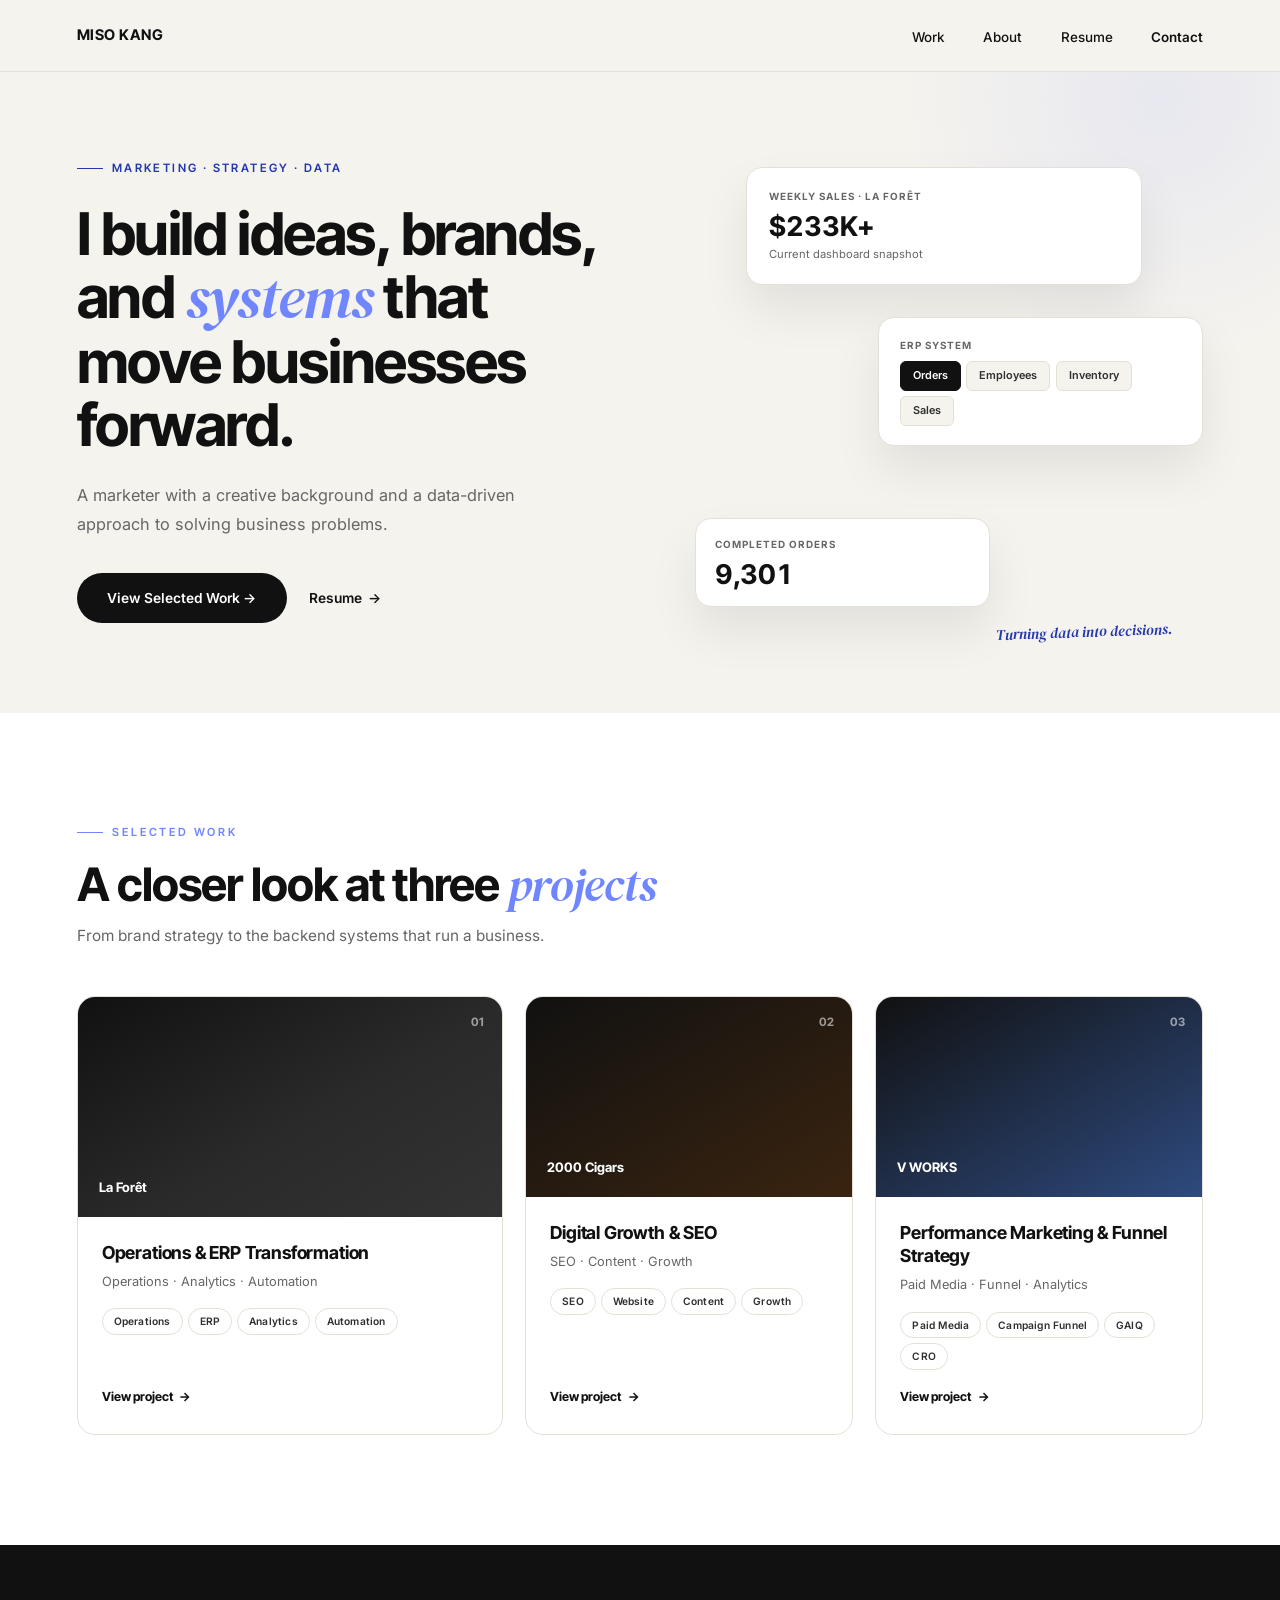
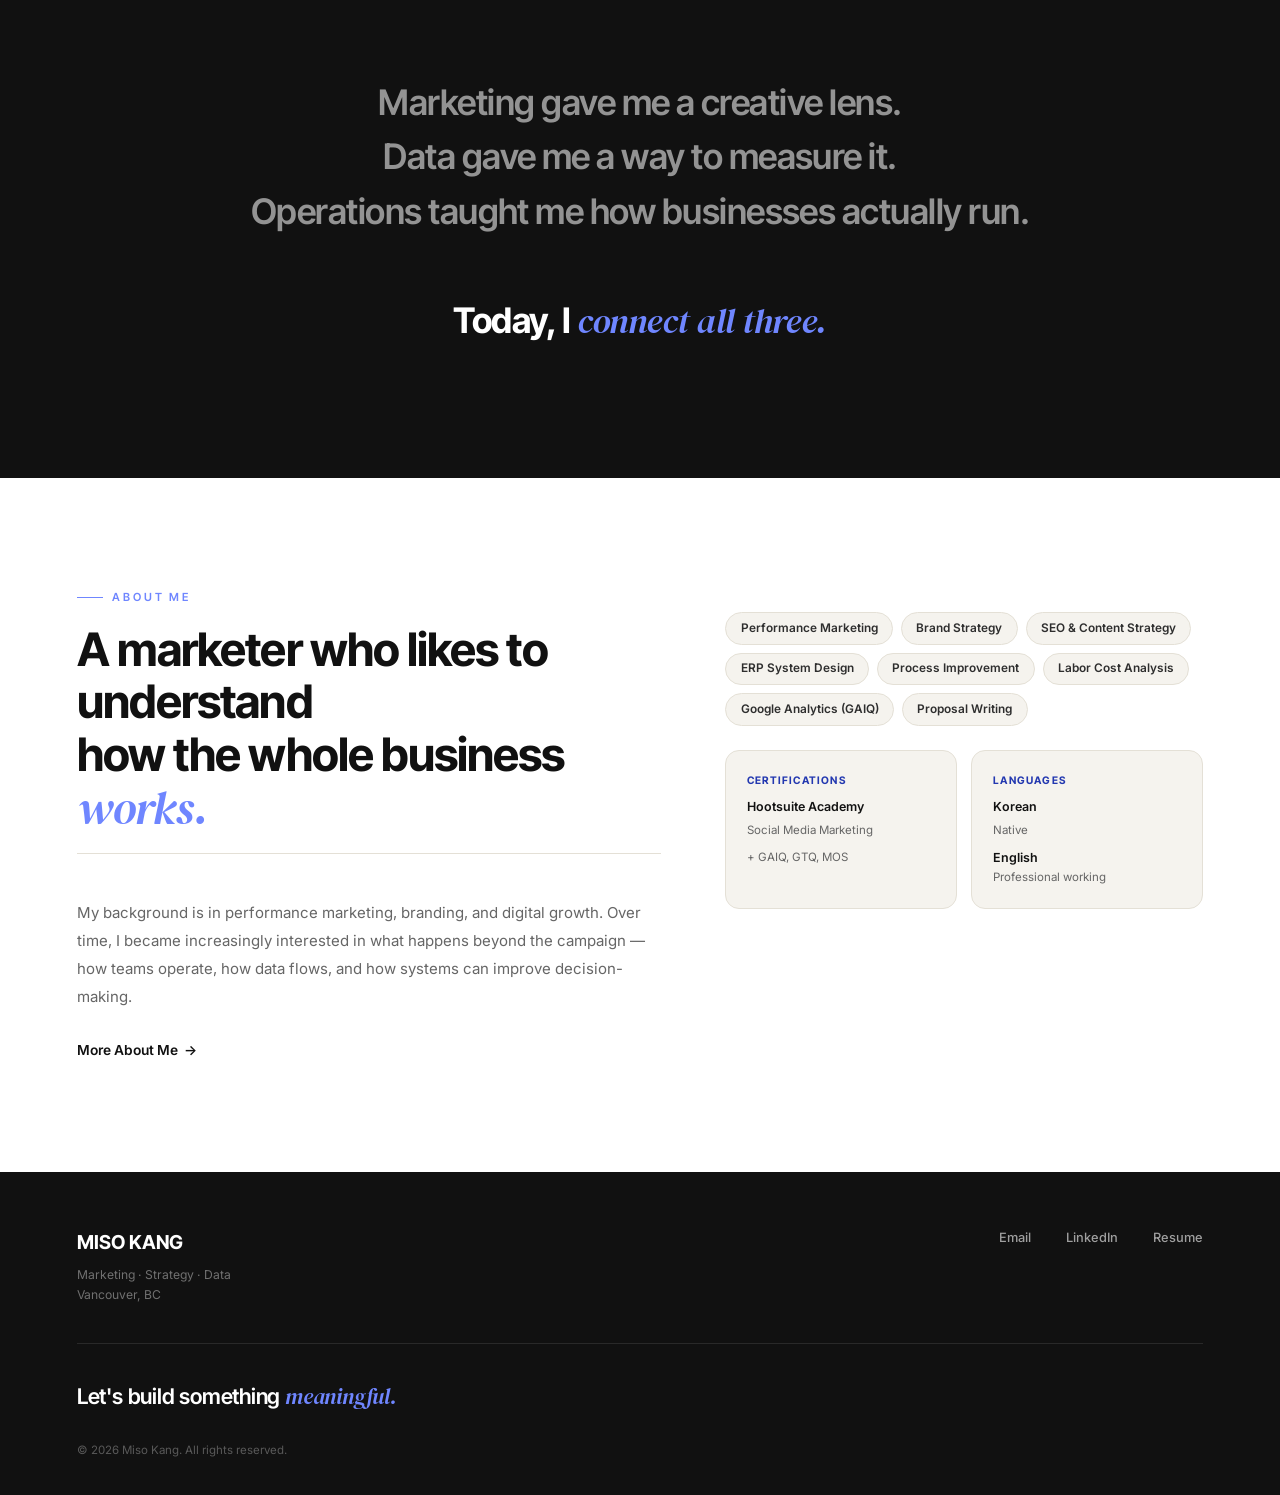
<file: index.html>
<!DOCTYPE html>
<html lang="en">
<head>
  <!-- Google tag (gtag.js) -->
  <script async src="https://www.googletagmanager.com/gtag/js?id=G-EFH31JQB9R"></script>
  <script>
    window.dataLayer = window.dataLayer || [];
    function gtag(){dataLayer.push(arguments);}
    gtag('js', new Date());
    gtag('config', 'G-EFH31JQB9R');
  </script>
  <meta charset="UTF-8" />
  <meta name="viewport" content="width=device-width, initial-scale=1.0" />
  <title>Miso Kang · Marketing, Strategy &amp; Data</title>
  <meta name="description" content="Miso Kang — I build ideas, brands, and systems that move businesses forward. A marketer with a creative background and a data-driven approach to solving business problems." />
  <link href="https://fonts.googleapis.com/css2?family=Inter:wght@400;500;600;700&family=Inter+Tight:wght@500;600;700;800&family=DM+Serif+Display:ital@1&display=swap" rel="stylesheet" />
  <link rel="stylesheet" href="style.css" />
</head>
<body>

<!-- NAV -->
<nav class="site-nav">
  <a class="logo" href="index.html">MISO KANG</a>
  <ul class="nav-ul" id="nav">
    <li><a href="projects.html">Work</a></li>
    <li><a href="about.html">About</a></li>
    <li><a href="resume.html">Resume</a></li>
    <li><a href="contact.html" class="nav-cta">Contact</a></li>
  </ul>
  <div class="burger" id="burger" onclick="toggleNav()">
    <span></span><span></span><span></span>
  </div>
</nav>

<!-- HERO -->
<section class="home-hero">
  <div class="hh-grid">
    <div data-reveal="up">
      <div class="hh-eyebrow">Marketing · Strategy · Data</div>
      <h1 class="hh-headline">I build ideas, brands, and <em>systems</em> that move businesses forward.</h1>
      <p class="hh-sub">A marketer with a creative background and a data-driven approach to solving business problems.</p>
      <div class="hh-ctas">
        <a class="btn btn-fill" href="#selected-work">View Selected Work →</a>
        <a class="btn-text" href="resume.html">Resume</a>
      </div>
    </div>

    <div class="hh-collage" data-reveal="right" data-delay=".1">
      <div class="hh-card hh-card-1">
        <div class="hh-card-lbl">Weekly Sales · La Forêt</div>
        <div class="hh-card-val">$233K+</div>
        <div class="hh-card-sub">Current dashboard snapshot</div>
      </div>
      <div class="hh-card hh-card-2">
        <div class="hh-card-lbl">ERP System</div>
        <div class="hh-card-modules">
          <span class="illus-mod is-active">Orders</span>
          <span class="illus-mod">Employees</span>
          <span class="illus-mod">Inventory</span>
          <span class="illus-mod">Sales</span>
        </div>
      </div>
      <div class="hh-card hh-card-3">
        <div class="hh-card-lbl">Completed Orders</div>
        <div class="hh-card-val" data-count-to="9301">0</div>
      </div>
      <div class="hh-note">Turning data into decisions.</div>
    </div>
  </div>
</section>

<!-- SELECTED WORK -->
<section class="section section--cream" id="selected-work">
  <div class="w">
    <p class="slabel" data-reveal="up">Selected Work</p>
    <h2 class="stitle" data-reveal="up" data-delay=".05">A closer look at three <em>projects</em></h2>
    <p class="ssub" data-reveal="up" data-delay=".1">From brand strategy to the backend systems that run a business.</p>

    <div class="sw-grid">
      <a class="project-card is-featured" href="laforet.html" data-reveal="up" data-delay="0">
        <div class="pc-visual t0">
          <div class="pc-visual-num">01</div>
          <div class="pc-visual-org">La Forêt</div>
        </div>
        <div class="pc-body">
          <h3 class="pc-title">Operations &amp; ERP Transformation</h3>
          <p class="pc-subtitle">Operations · Analytics · Automation</p>
          <div class="pc-tags"><span class="tag">Operations</span><span class="tag">ERP</span><span class="tag">Analytics</span><span class="tag">Automation</span></div>
          <span class="pc-cta">View project</span>
        </div>
      </a>

      <a class="project-card" href="cigar2000.html" data-reveal="up" data-delay=".08">
        <div class="pc-visual" style="background:linear-gradient(150deg,#111 0%,#3a2410 100%)">
          <div class="pc-visual-num">02</div>
          <div class="pc-visual-org">2000 Cigars</div>
        </div>
        <div class="pc-body">
          <h3 class="pc-title">Digital Growth &amp; SEO</h3>
          <p class="pc-subtitle">SEO · Content · Growth</p>
          <div class="pc-tags"><span class="tag">SEO</span><span class="tag">Website</span><span class="tag">Content</span><span class="tag">Growth</span></div>
          <span class="pc-cta">View project</span>
        </div>
      </a>

      <a class="project-card" href="vworks.html" data-reveal="up" data-delay=".16">
        <div class="pc-visual t3">
          <div class="pc-visual-num">03</div>
          <div class="pc-visual-org">V WORKS</div>
        </div>
        <div class="pc-body">
          <h3 class="pc-title">Performance Marketing &amp; Funnel Strategy</h3>
          <p class="pc-subtitle">Paid Media · Funnel · Analytics</p>
          <div class="pc-tags"><span class="tag">Paid Media</span><span class="tag">Campaign Funnel</span><span class="tag">GAIQ</span><span class="tag">CRO</span></div>
          <span class="pc-cta">View project</span>
        </div>
      </a>
    </div>
  </div>
</section>

<!-- POSITIONING -->
<section class="positioning">
  <div class="w">
    <p class="pos-text" data-reveal="up">Marketing gave me a creative lens.<br>Data gave me a way to measure it.<br>Operations taught me how businesses actually run.<br><br><strong>Today, I <em>connect all three.</em></strong></p>
  </div>
</section>

<!-- ABOUT PREVIEW -->
<section class="section section--cream">
  <div class="w">
    <div class="ap-grid">
      <div data-reveal="left">
        <p class="slabel">About Me</p>
        <h2 class="stitle">A marketer who likes to understand<br>how the whole business <em>works.</em></h2>
        <hr class="rule" />
        <p style="font-size:.94rem;color:var(--mute);line-height:1.85;margin-bottom:1.6rem">My background is in performance marketing, branding, and digital growth. Over time, I became increasingly interested in what happens beyond the campaign — how teams operate, how data flows, and how systems can improve decision-making.</p>
        <a class="btn-text" href="about.html">More About Me</a>
      </div>
      <div data-reveal="right">
        <div class="ap-tags">
          <span class="ap-tag">Performance Marketing</span>
          <span class="ap-tag">Brand Strategy</span>
          <span class="ap-tag">SEO &amp; Content Strategy</span>
          <span class="ap-tag">ERP System Design</span>
          <span class="ap-tag">Process Improvement</span>
          <span class="ap-tag">Labor Cost Analysis</span>
          <span class="ap-tag">Google Analytics (GAIQ)</span>
          <span class="ap-tag">Proposal Writing</span>
        </div>
        <div style="display:grid;grid-template-columns:1fr 1fr;gap:.9rem;margin-top:1rem">
          <div class="ap-side-card">
            <div style="font-family:var(--font-display);font-size:.65rem;font-weight:700;letter-spacing:1.2px;text-transform:uppercase;color:var(--accent-ink);margin-bottom:.5rem">Certifications</div>
            <div style="font-size:.78rem;font-weight:600;color:var(--ink);margin-bottom:.22rem">Hootsuite Academy</div>
            <div style="font-size:.72rem;color:var(--mute)">Social Media Marketing</div>
            <div style="font-size:.72rem;color:var(--mute);margin-top:.5rem">+ GAIQ, GTQ, MOS</div>
          </div>
          <div class="ap-side-card">
            <div style="font-family:var(--font-display);font-size:.65rem;font-weight:700;letter-spacing:1.2px;text-transform:uppercase;color:var(--accent-ink);margin-bottom:.5rem">Languages</div>
            <div style="font-size:.78rem;font-weight:600;color:var(--ink);margin-bottom:.22rem">Korean</div>
            <div style="font-size:.72rem;color:var(--mute)">Native</div>
            <div style="font-size:.78rem;font-weight:600;color:var(--ink);margin-top:.5rem">English</div>
            <div style="font-size:.72rem;color:var(--mute)">Professional working</div>
          </div>
        </div>
      </div>
    </div>
  </div>
</section>

<!-- FOOTER -->
<footer>
  <div class="footer-top">
    <div class="footer-brand">
      <div class="fl">MISO KANG</div>
      <div class="footer-tagline">Marketing · Strategy · Data<br>Vancouver, BC</div>
    </div>
    <nav class="footer-links">
      <a href="mailto:yejin263437@gmail.com">Email</a>
      <a href="contact.html#resume" title="LinkedIn — coming soon">LinkedIn</a>
      <a href="resume.html">Resume</a>
    </nav>
  </div>
  <p class="footer-cta">Let's build something <em>meaningful.</em></p>
  <p class="footer-bottom">© 2026 Miso Kang. All rights reserved.</p>
</footer>

<button class="back-top" id="bt" onclick="scrollTo({top:0,behavior:'smooth'})">↑</button>

<script src="motion.js"></script>
</body>
</html>
</file>
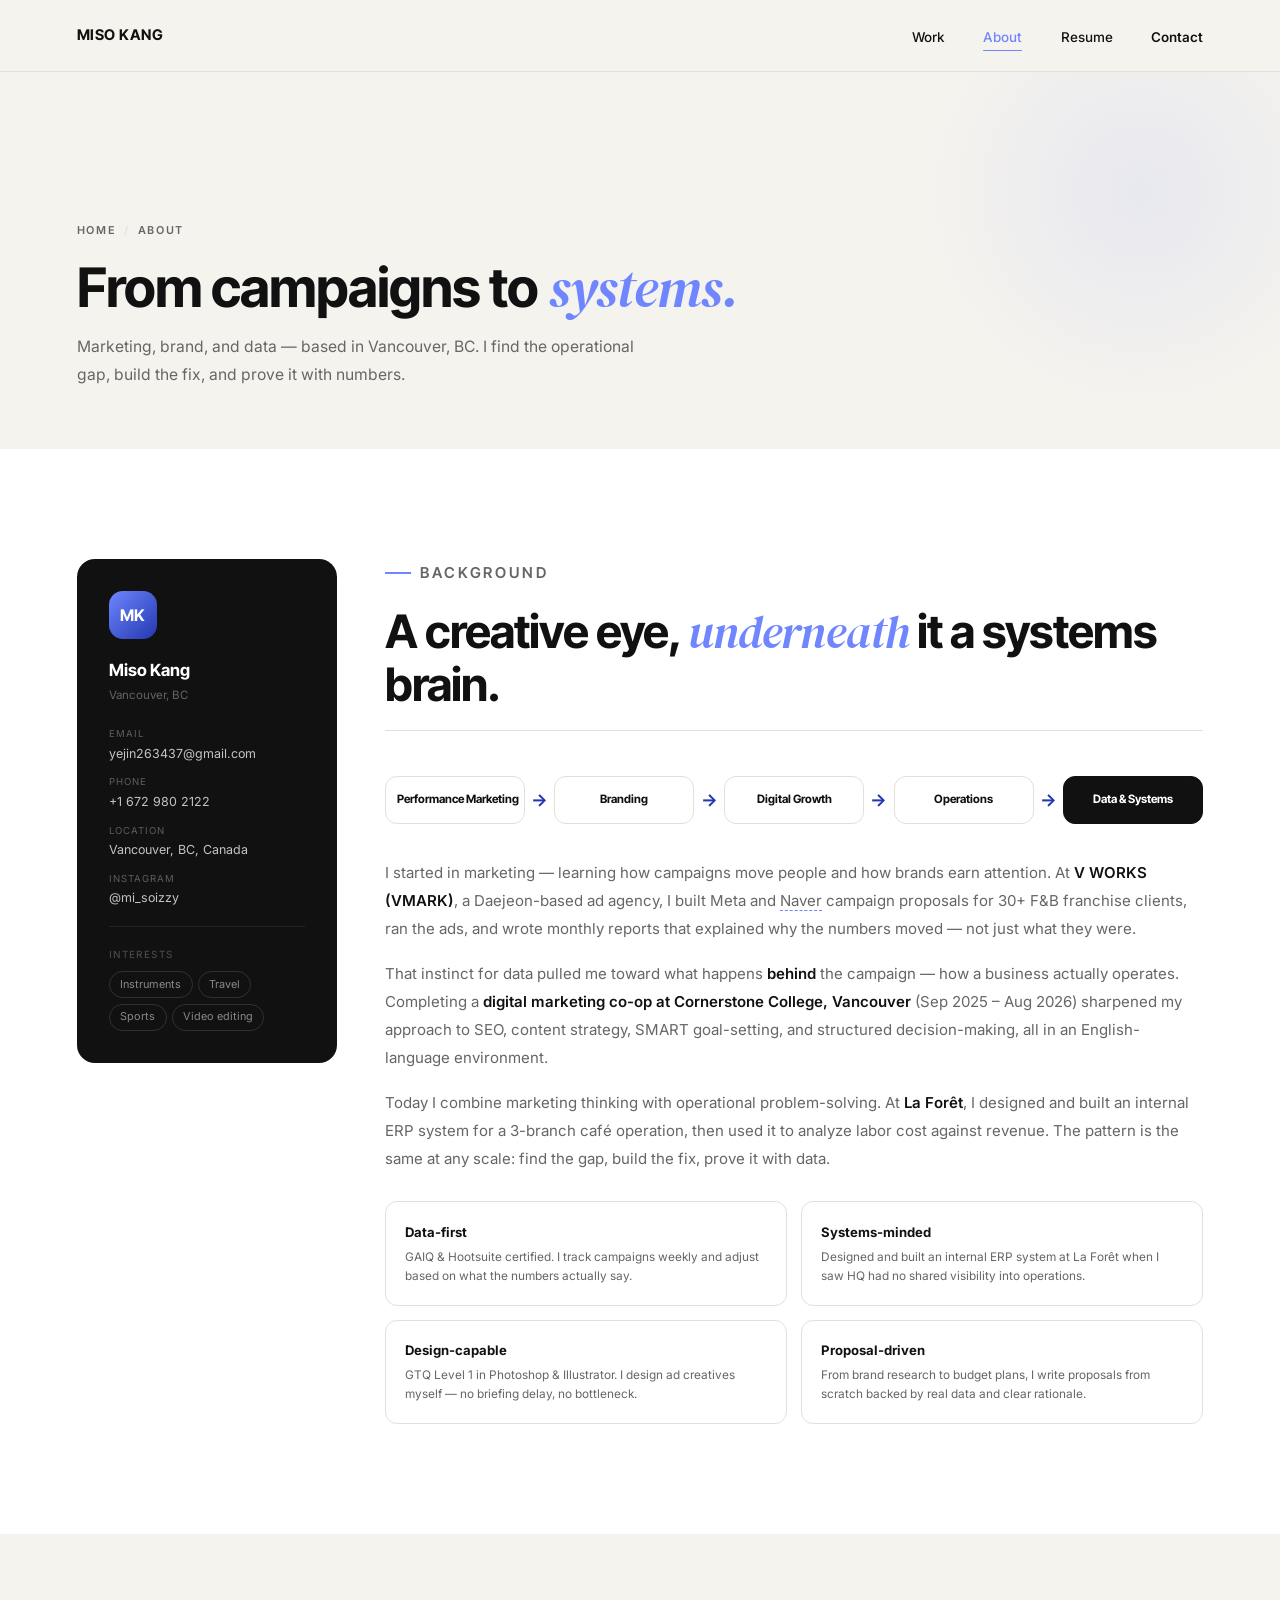
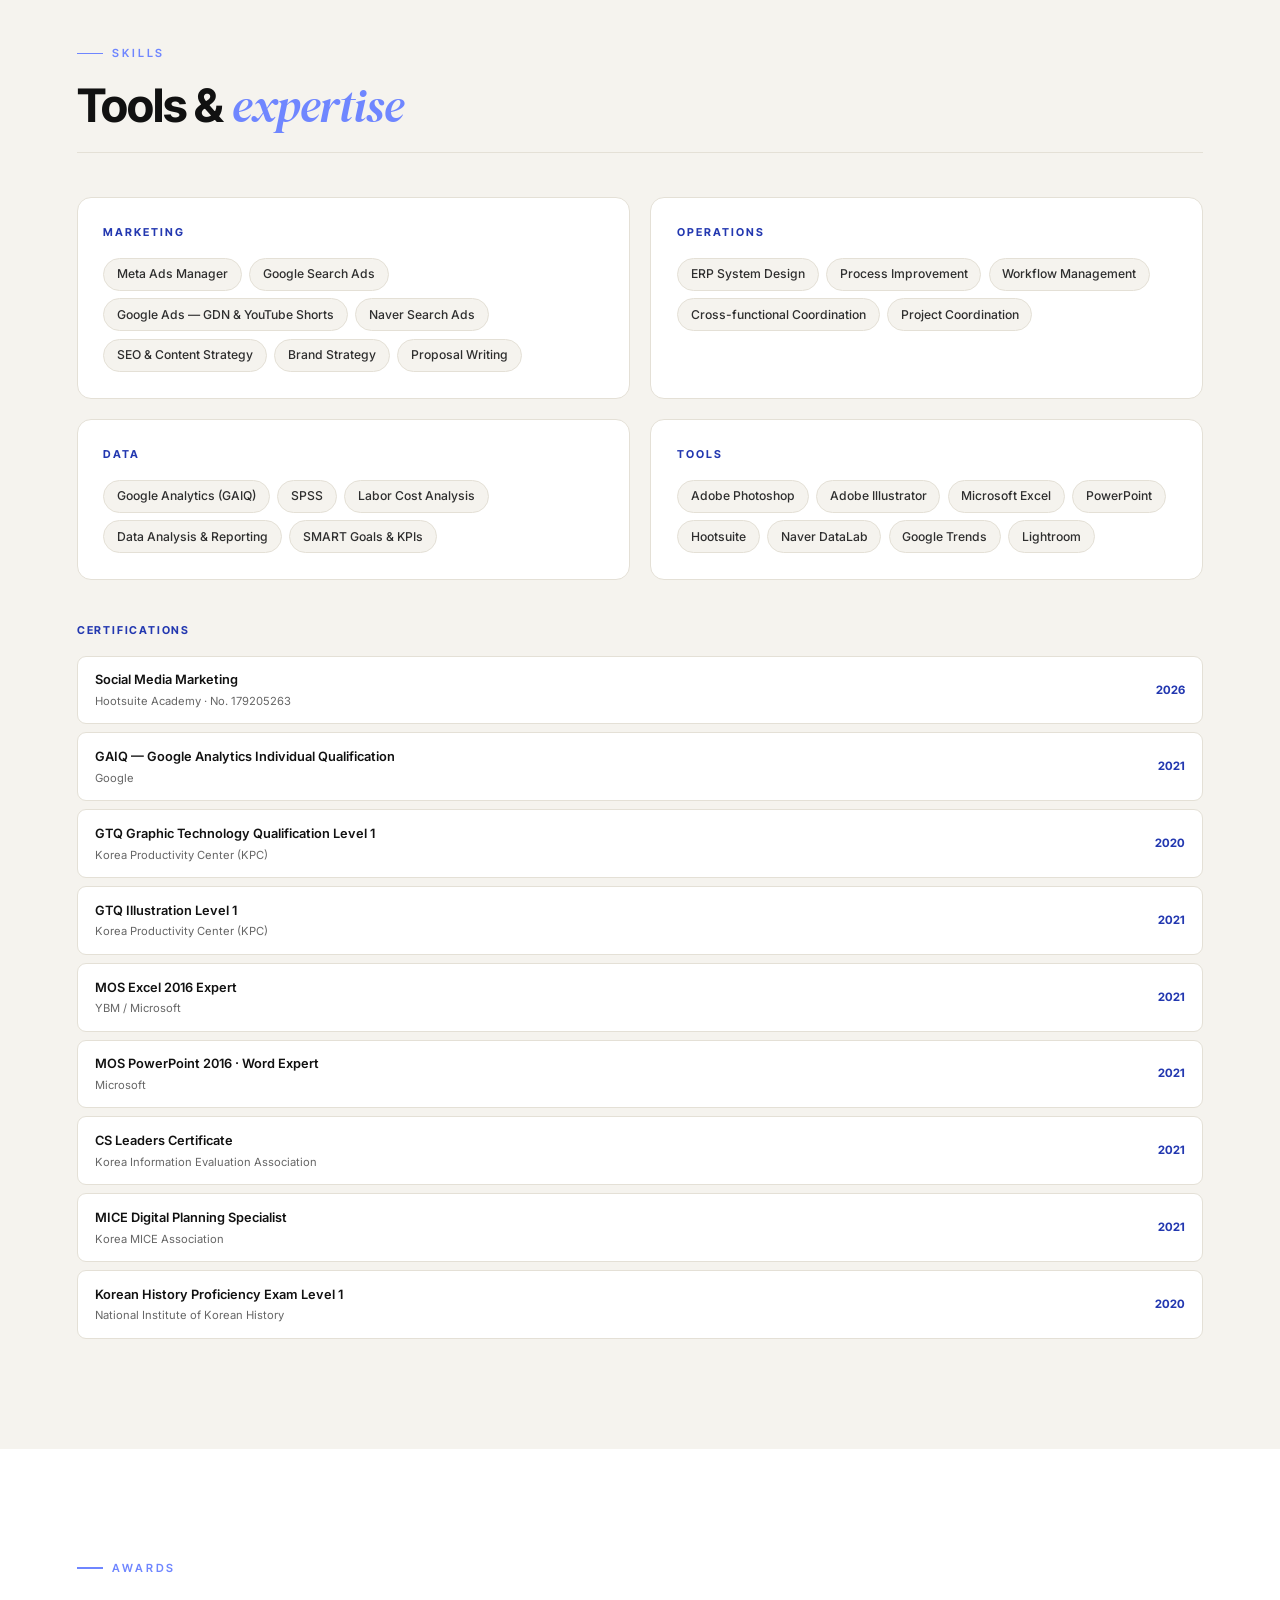
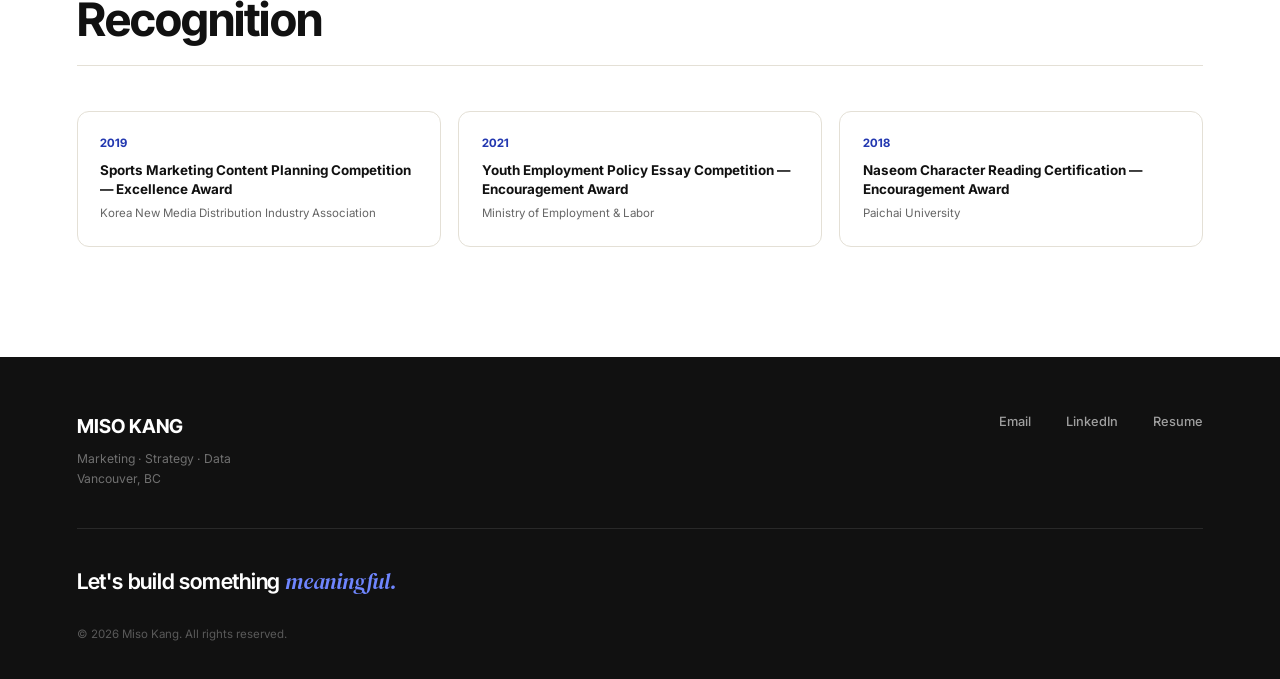
<file: about.html>
<!DOCTYPE html>
<html lang="en">
<head>
  <!-- Google tag (gtag.js) -->
  <script async src="https://www.googletagmanager.com/gtag/js?id=G-EFH31JQB9R"></script>
  <script>
    window.dataLayer = window.dataLayer || [];
    function gtag(){dataLayer.push(arguments);}
    gtag('js', new Date());
    gtag('config', 'G-EFH31JQB9R');
  </script>
  <meta charset="UTF-8" />
  <meta name="viewport" content="width=device-width, initial-scale=1.0" />
  <title>About · Miso Kang</title>
  <meta name="description" content="Miso Kang — from performance marketing and brand strategy to ERP systems and data analysis. Marketing, operations, and data, based in Vancouver." />
  <link href="https://fonts.googleapis.com/css2?family=Inter:wght@400;500;600;700&family=Inter+Tight:wght@500;600;700;800&family=DM+Serif+Display:ital@1&display=swap" rel="stylesheet" />
  <link rel="stylesheet" href="style.css" />
  <style>
    .about-g{display:grid;grid-template-columns:260px 1fr;gap:3rem;align-items:start}
    .about-sidebar{background:var(--ink);border-radius:18px;padding:2rem;position:sticky;top:96px}
    .ab-ava{width:48px;height:48px;border-radius:14px;background:linear-gradient(135deg,var(--accent),var(--accent-ink));display:flex;align-items:center;justify-content:center;font-family:var(--font-display);font-weight:700;color:#fff;font-size:1rem;margin-bottom:1.1rem}
    .ab-name{font-family:var(--font-display);font-size:1.05rem;font-weight:700;color:#fff}
    .ab-role{font-size:.72rem;color:rgba(255,255,255,.35);margin:.12rem 0 1.3rem}
    .ab-row{margin-bottom:.75rem}
    .ab-lbl{font-size:.6rem;text-transform:uppercase;letter-spacing:1px;color:rgba(255,255,255,.32);margin-bottom:.18rem}
    .ab-text{font-size:.78rem;color:rgba(255,255,255,.75);line-height:1.4}
    .ab-sep{border:none;border-top:1px solid rgba(255,255,255,.08);margin:1.2rem 0}
    .ab-seclbl{font-size:.62rem;letter-spacing:1.4px;text-transform:uppercase;color:rgba(255,255,255,.27);margin-bottom:.55rem}
    .ab-tags{display:flex;flex-wrap:wrap;gap:.32rem}
    .ab-tag{font-size:.68rem;padding:.22rem .65rem;border-radius:50px;border:1px solid rgba(255,255,255,.13);color:rgba(255,255,255,.5)}
    .about-body p{font-size:.94rem;color:var(--mute);line-height:1.85;margin-bottom:1.1rem}
    .about-body p strong{color:var(--ink);font-weight:600}
    .about-flow .flow-row{margin:1.6rem 0 2.2rem}
    .about-flow .flow-node{padding:.85rem .7rem}
    .about-flow .flow-node-label{font-size:.72rem}
    .about-3{display:grid;grid-template-columns:repeat(2,1fr);gap:.85rem;margin-top:1.8rem}
    .a3card{background:var(--white);border:1px solid var(--line);border-radius:12px;padding:1.2rem}
    .a3title{font-size:.82rem;font-weight:700;color:var(--ink);margin-bottom:.3rem}
    .a3desc{font-size:.74rem;color:var(--mute);line-height:1.6}
    @media(max-width:960px){
      .about-g{grid-template-columns:1fr}
      .about-sidebar{position:static}
    }
    @media(max-width:600px){.about-3{grid-template-columns:1fr}}
  </style>
</head>
<body>
<div class="page-wrap">

<!-- NAV -->
<nav class="site-nav">
  <a class="logo" href="index.html">MISO KANG</a>
  <ul class="nav-ul" id="nav">
    <li><a href="projects.html">Work</a></li>
    <li><a href="about.html" class="active">About</a></li>
    <li><a href="resume.html">Resume</a></li>
    <li><a href="contact.html" class="nav-cta">Contact</a></li>
  </ul>
  <div class="burger" onclick="toggleNav()"><span></span><span></span><span></span></div>
</nav>

<!-- PAGE HEADER -->
<div class="page-hero">
  <div class="w">
    <div class="ph-breadcrumb"><a href="index.html">Home</a> <span>/</span> About</div>
    <h1 class="ph-title" style="margin-top:1.1rem">From campaigns to <em>systems.</em></h1>
    <p class="ph-sub">Marketing, brand, and data — based in Vancouver, BC. I find the operational gap, build the fix, and prove it with numbers.</p>
  </div>
</div>

<!-- ABOUT -->
<section class="section section--cream">
  <div class="w">
    <div class="about-g">
      <div class="about-sidebar" data-reveal="left">
        <div class="ab-ava">MK</div>
        <div class="ab-name">Miso Kang</div>
        <div class="ab-role">Vancouver, BC</div>
        <div class="ab-row"><div class="ab-lbl">Email</div><div class="ab-text">yejin263437@gmail.com</div></div>
        <div class="ab-row"><div class="ab-lbl">Phone</div><div class="ab-text">+1 672 980 2122</div></div>
        <div class="ab-row"><div class="ab-lbl">Location</div><div class="ab-text">Vancouver, BC, Canada</div></div>
        <div class="ab-row"><div class="ab-lbl">Instagram</div><div class="ab-text">@mi_soizzy</div></div>
        <div class="ab-sep"></div>
        <div class="ab-seclbl">Interests</div>
        <div class="ab-tags">
          <span class="ab-tag">Instruments</span><span class="ab-tag">Travel</span>
          <span class="ab-tag">Sports</span><span class="ab-tag">Video editing</span>
        </div>
      </div>
      <div class="about-body" data-reveal="right">
        <p class="slabel">Background</p>
        <h2 class="stitle">A creative eye, <em>underneath</em> it a systems brain.</h2>
        <hr class="rule" />

        <div class="about-flow">
          <div class="flow-row">
            <div class="flow-node"><div class="flow-node-label">Performance Marketing</div></div>
            <div class="flow-arrow">→</div>
            <div class="flow-node"><div class="flow-node-label">Branding</div></div>
            <div class="flow-arrow">→</div>
            <div class="flow-node"><div class="flow-node-label">Digital Growth</div></div>
            <div class="flow-arrow">→</div>
            <div class="flow-node"><div class="flow-node-label">Operations</div></div>
            <div class="flow-arrow">→</div>
            <div class="flow-node is-final"><div class="flow-node-label">Data &amp; Systems</div></div>
          </div>
        </div>

        <p>I started in marketing — learning how campaigns move people and how brands earn attention. At <strong>V WORKS (VMARK)</strong>, a Daejeon-based ad agency, I built Meta and <span class="nv">Naver</span> campaign proposals for 30+ F&amp;B franchise clients, ran the ads, and wrote monthly reports that explained why the numbers moved — not just what they were.</p>
        <p>That instinct for data pulled me toward what happens <strong>behind</strong> the campaign — how a business actually operates. Completing a <strong>digital marketing co-op at Cornerstone College, Vancouver</strong> (Sep 2025 – Aug 2026) sharpened my approach to SEO, content strategy, SMART goal-setting, and structured decision-making, all in an English-language environment.</p>
        <p>Today I combine marketing thinking with operational problem-solving. At <strong>La Forêt</strong>, I designed and built an internal ERP system for a 3-branch café operation, then used it to analyze labor cost against revenue. The pattern is the same at any scale: find the gap, build the fix, prove it with data.</p>
        <div class="about-3">
          <div class="a3card">
            <div class="a3title">Data-first</div>
            <div class="a3desc">GAIQ &amp; Hootsuite certified. I track campaigns weekly and adjust based on what the numbers actually say.</div>
          </div>
          <div class="a3card">
            <div class="a3title">Systems-minded</div>
            <div class="a3desc">Designed and built an internal ERP system at La Forêt when I saw HQ had no shared visibility into operations.</div>
          </div>
          <div class="a3card">
            <div class="a3title">Design-capable</div>
            <div class="a3desc">GTQ Level 1 in Photoshop &amp; Illustrator. I design ad creatives myself — no briefing delay, no bottleneck.</div>
          </div>
          <div class="a3card">
            <div class="a3title">Proposal-driven</div>
            <div class="a3desc">From brand research to budget plans, I write proposals from scratch backed by real data and clear rationale.</div>
          </div>
        </div>
      </div>
    </div>
  </div>
</section>

<!-- SKILLS -->
<section class="section" id="skills">
  <div class="w">
    <p class="slabel">Skills</p>
    <h2 class="stitle">Tools &amp; <em>expertise</em></h2>
    <hr class="rule" />
    <div class="skillcat-grid">
      <div class="skillcat" data-reveal="up" data-delay="0">
        <div class="skillcat-title">Marketing</div>
        <div class="skillcat-tags">
          <span class="skilltag">Meta Ads Manager</span><span class="skilltag">Google Search Ads</span>
          <span class="skilltag">Google Ads — GDN &amp; YouTube Shorts</span><span class="skilltag">Naver Search Ads</span>
          <span class="skilltag">SEO &amp; Content Strategy</span><span class="skilltag">Brand Strategy</span>
          <span class="skilltag">Proposal Writing</span>
        </div>
      </div>
      <div class="skillcat" data-reveal="up" data-delay=".06">
        <div class="skillcat-title">Operations</div>
        <div class="skillcat-tags">
          <span class="skilltag">ERP System Design</span><span class="skilltag">Process Improvement</span>
          <span class="skilltag">Workflow Management</span><span class="skilltag">Cross-functional Coordination</span>
          <span class="skilltag">Project Coordination</span>
        </div>
      </div>
      <div class="skillcat" data-reveal="up" data-delay=".12">
        <div class="skillcat-title">Data</div>
        <div class="skillcat-tags">
          <span class="skilltag">Google Analytics (GAIQ)</span><span class="skilltag">SPSS</span>
          <span class="skilltag">Labor Cost Analysis</span><span class="skilltag">Data Analysis &amp; Reporting</span>
          <span class="skilltag">SMART Goals &amp; KPIs</span>
        </div>
      </div>
      <div class="skillcat" data-reveal="up" data-delay=".18">
        <div class="skillcat-title">Tools</div>
        <div class="skillcat-tags">
          <span class="skilltag">Adobe Photoshop</span><span class="skilltag">Adobe Illustrator</span>
          <span class="skilltag">Microsoft Excel</span><span class="skilltag">PowerPoint</span>
          <span class="skilltag">Hootsuite</span><span class="skilltag">Naver DataLab</span>
          <span class="skilltag">Google Trends</span><span class="skilltag">Lightroom</span>
        </div>
      </div>
    </div>

    <p class="sg-lbl" style="margin-top:2.6rem">Certifications</p>
    <div class="cert-list" data-reveal="up">
      <div class="cert-row"><div><div class="cert-name">Social Media Marketing</div><div class="cert-org">Hootsuite Academy · No. 179205263</div></div><span class="cert-yr">2026</span></div>
      <div class="cert-row"><div><div class="cert-name">GAIQ — Google Analytics Individual Qualification</div><div class="cert-org">Google</div></div><span class="cert-yr">2021</span></div>
      <div class="cert-row"><div><div class="cert-name">GTQ Graphic Technology Qualification Level 1</div><div class="cert-org">Korea Productivity Center (KPC)</div></div><span class="cert-yr">2020</span></div>
      <div class="cert-row"><div><div class="cert-name">GTQ Illustration Level 1</div><div class="cert-org">Korea Productivity Center (KPC)</div></div><span class="cert-yr">2021</span></div>
      <div class="cert-row"><div><div class="cert-name">MOS Excel 2016 Expert</div><div class="cert-org">YBM / Microsoft</div></div><span class="cert-yr">2021</span></div>
      <div class="cert-row"><div><div class="cert-name">MOS PowerPoint 2016 · Word Expert</div><div class="cert-org">Microsoft</div></div><span class="cert-yr">2021</span></div>
      <div class="cert-row"><div><div class="cert-name">CS Leaders Certificate</div><div class="cert-org">Korea Information Evaluation Association</div></div><span class="cert-yr">2021</span></div>
      <div class="cert-row"><div><div class="cert-name">MICE Digital Planning Specialist</div><div class="cert-org">Korea MICE Association</div></div><span class="cert-yr">2021</span></div>
      <div class="cert-row"><div><div class="cert-name">Korean History Proficiency Exam Level 1</div><div class="cert-org">National Institute of Korean History</div></div><span class="cert-yr">2020</span></div>
    </div>
  </div>
</section>

<!-- AWARDS -->
<section class="section section--cream">
  <div class="w">
    <p class="slabel">Awards</p>
    <h2 class="stitle">Recognition</h2>
    <hr class="rule" />
    <div class="awards-g">
      <div class="aw-card" data-reveal="up" data-delay="0"><div class="aw-yr">2019</div><div class="aw-title">Sports Marketing Content Planning Competition — Excellence Award</div><div class="aw-org">Korea New Media Distribution Industry Association</div></div>
      <div class="aw-card" data-reveal="up" data-delay=".06"><div class="aw-yr">2021</div><div class="aw-title">Youth Employment Policy Essay Competition — Encouragement Award</div><div class="aw-org">Ministry of Employment &amp; Labor</div></div>
      <div class="aw-card" data-reveal="up" data-delay=".12"><div class="aw-yr">2018</div><div class="aw-title">Naseom Character Reading Certification — Encouragement Award</div><div class="aw-org">Paichai University</div></div>
    </div>
  </div>
</section>

</div><!-- /page-wrap -->

<!-- FOOTER -->
<footer>
  <div class="footer-top">
    <div class="footer-brand">
      <div class="fl">MISO KANG</div>
      <div class="footer-tagline">Marketing · Strategy · Data<br>Vancouver, BC</div>
    </div>
    <nav class="footer-links">
      <a href="mailto:yejin263437@gmail.com">Email</a>
      <a href="contact.html#resume" title="LinkedIn — coming soon">LinkedIn</a>
      <a href="resume.html">Resume</a>
    </nav>
  </div>
  <p class="footer-cta">Let's build something <em>meaningful.</em></p>
  <p class="footer-bottom">© 2026 Miso Kang. All rights reserved.</p>
</footer>

<button class="back-top" id="bt" onclick="scrollTo({top:0,behavior:'smooth'})">↑</button>

<script src="motion.js"></script>
</body>
</html>
</file>
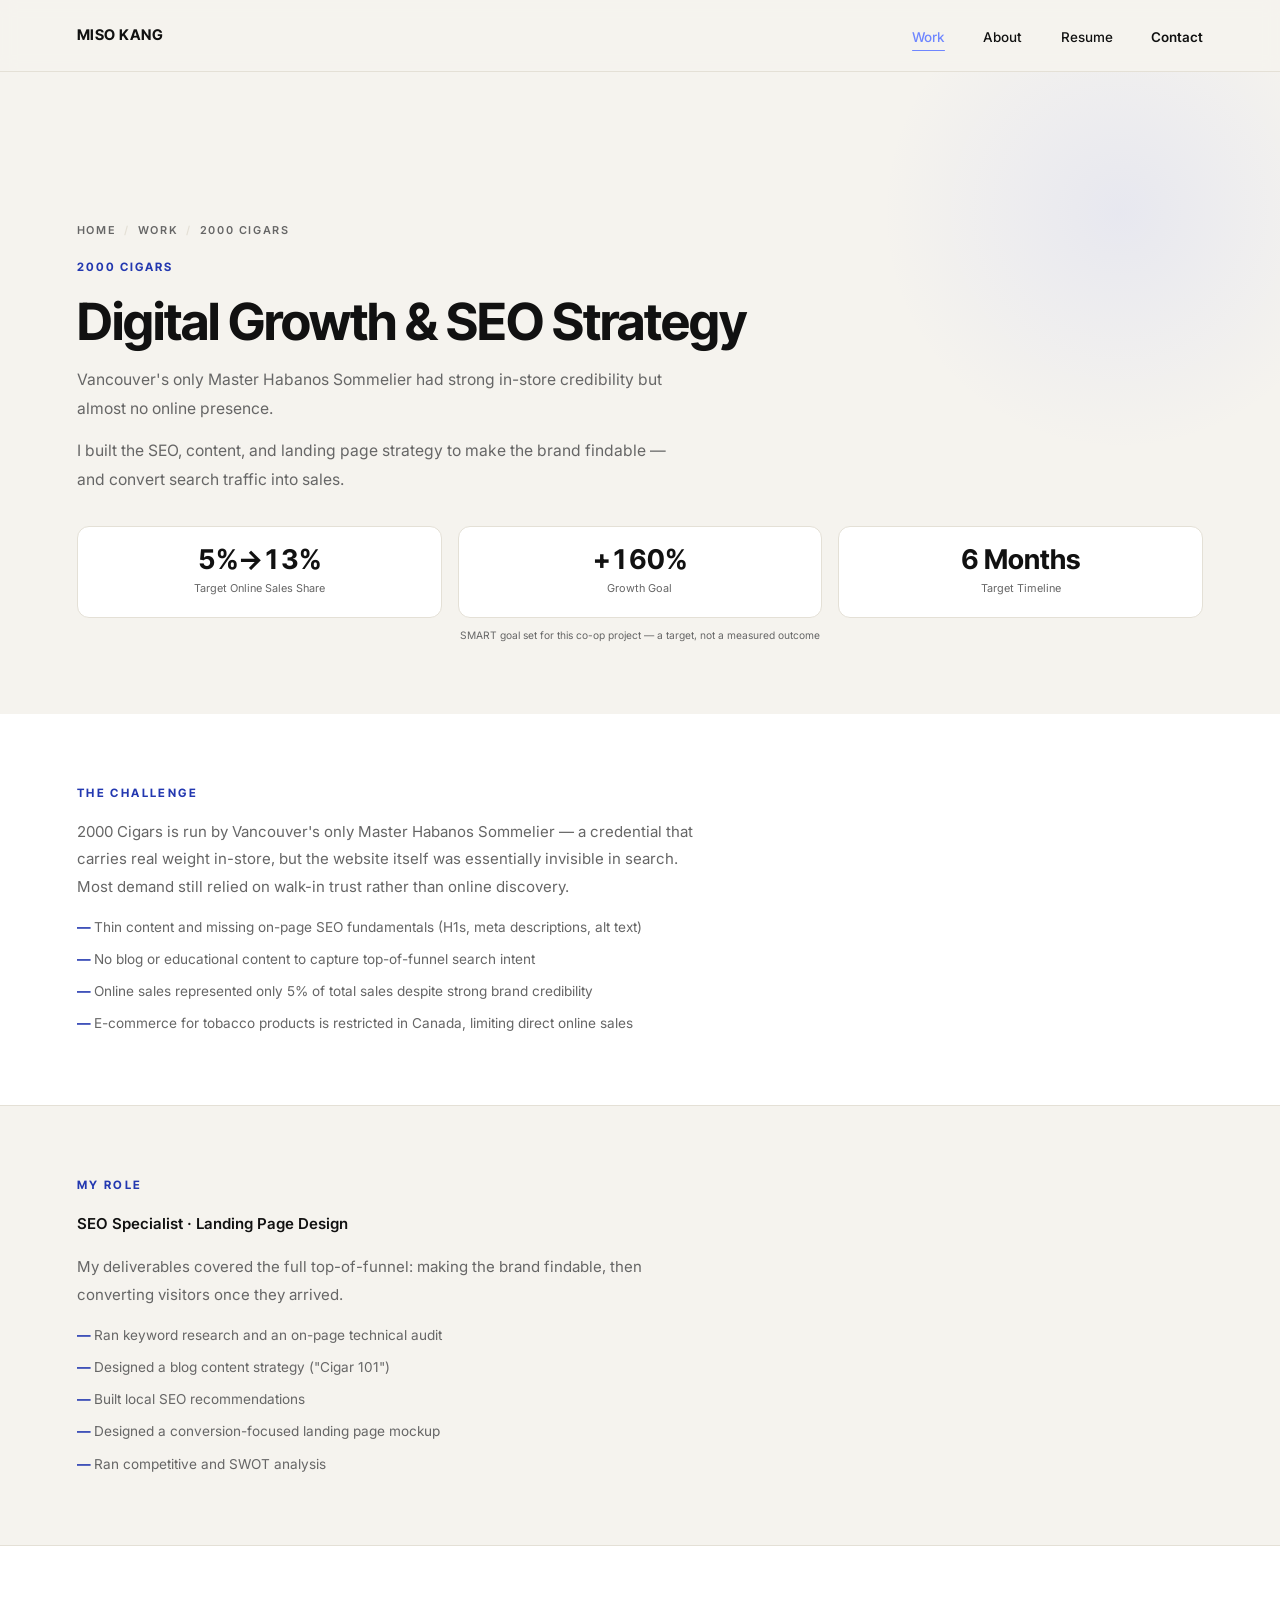
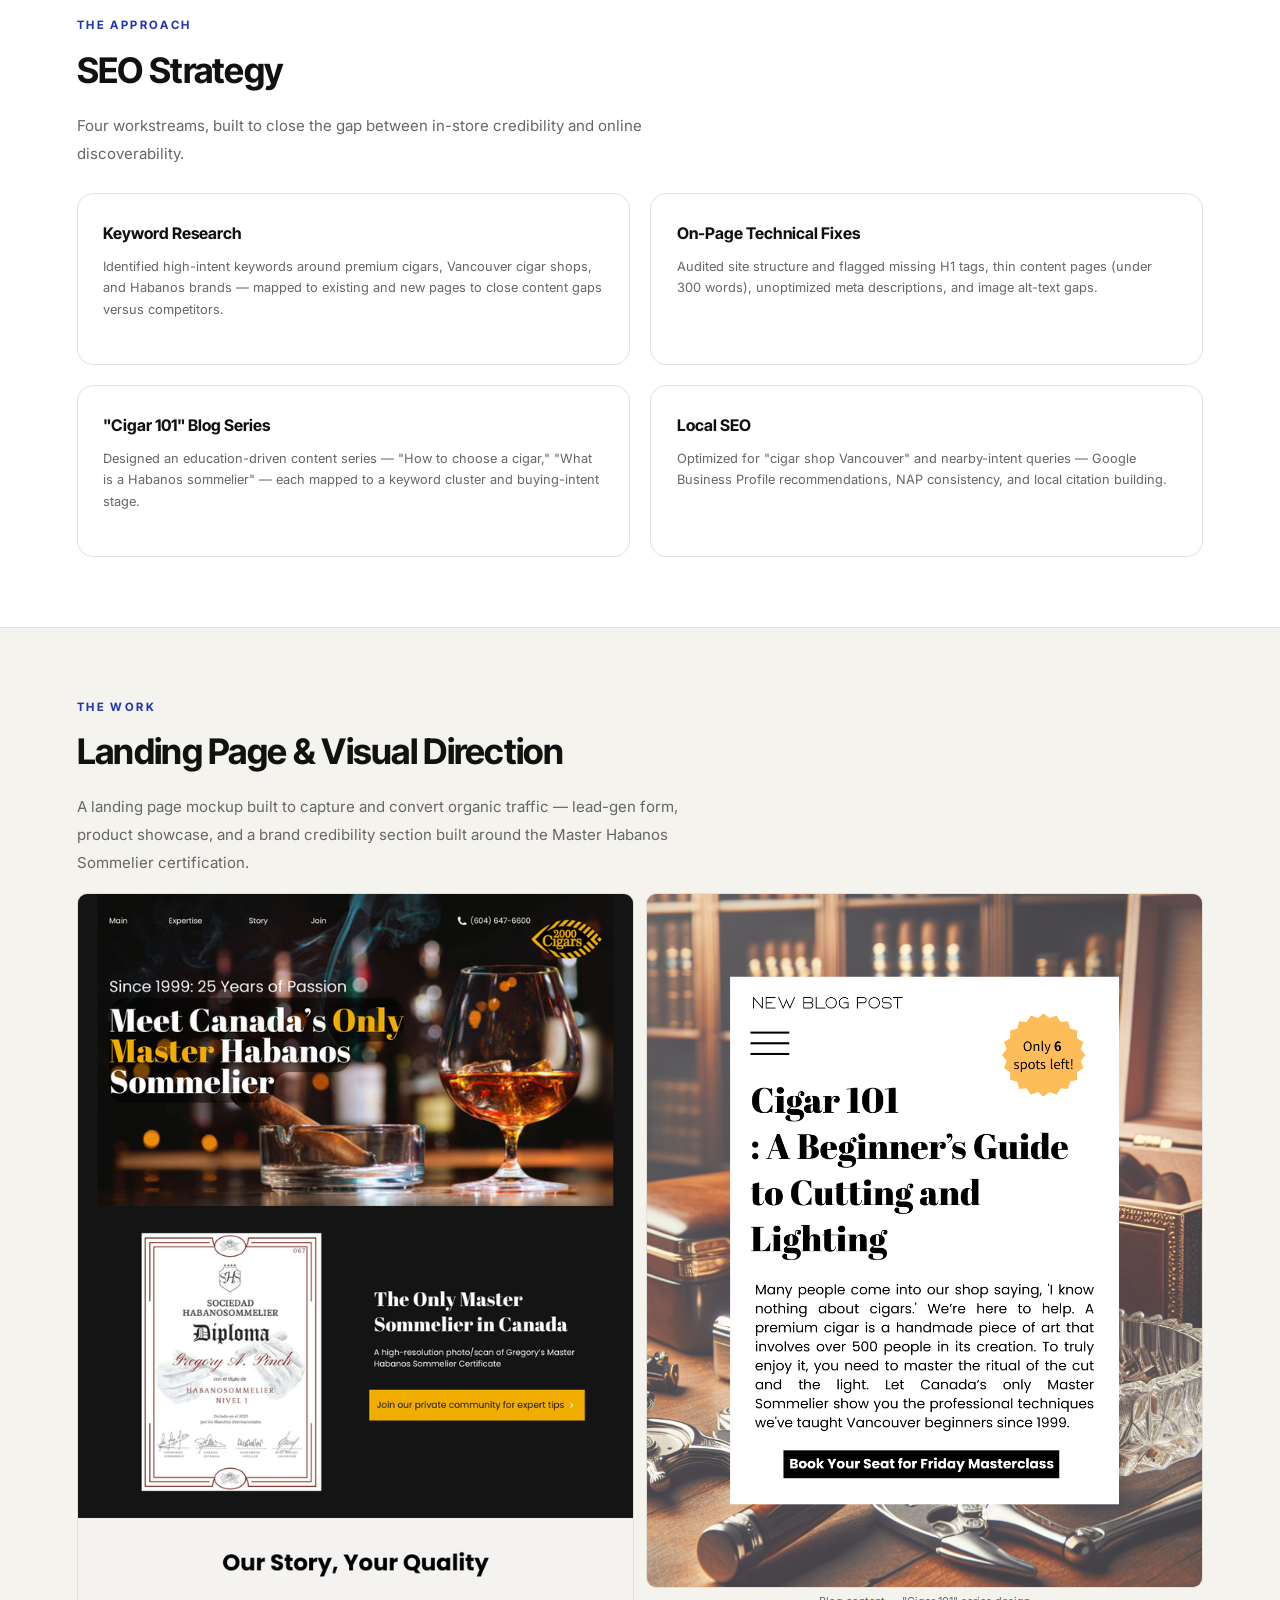
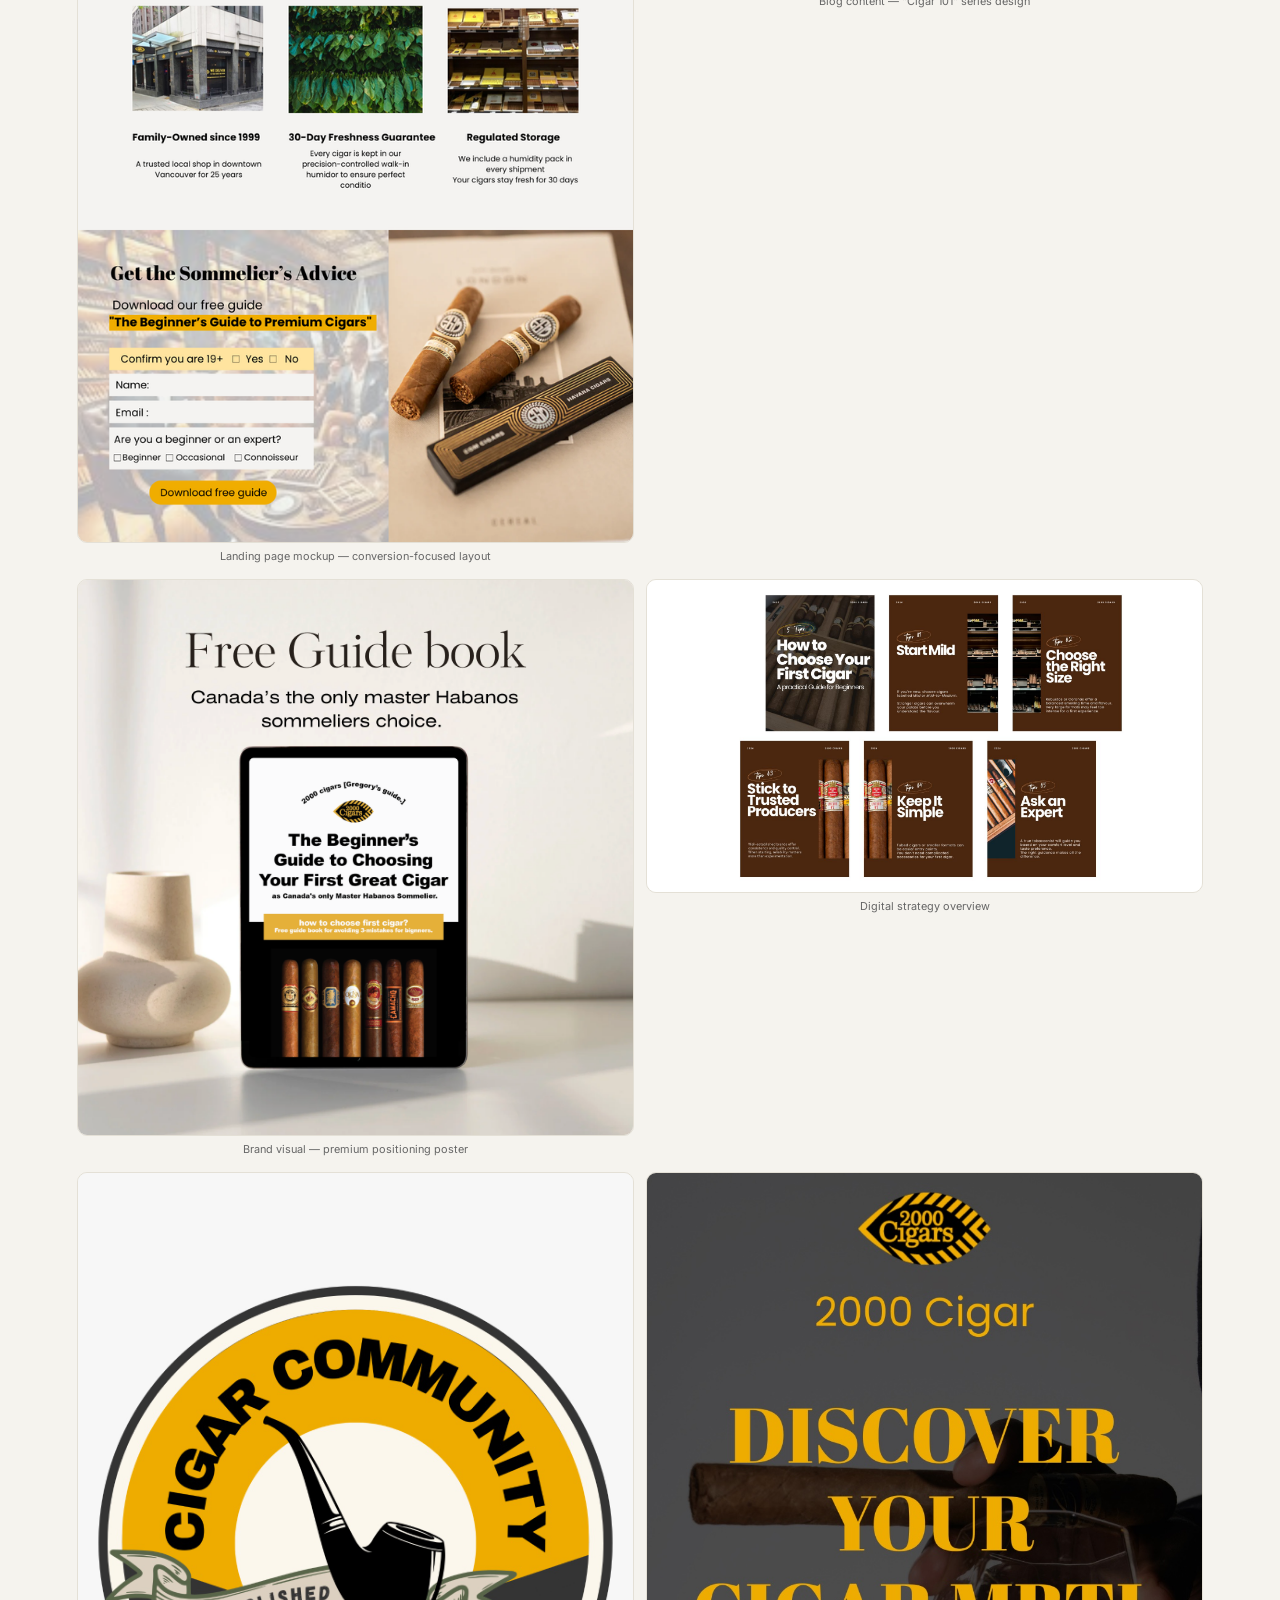
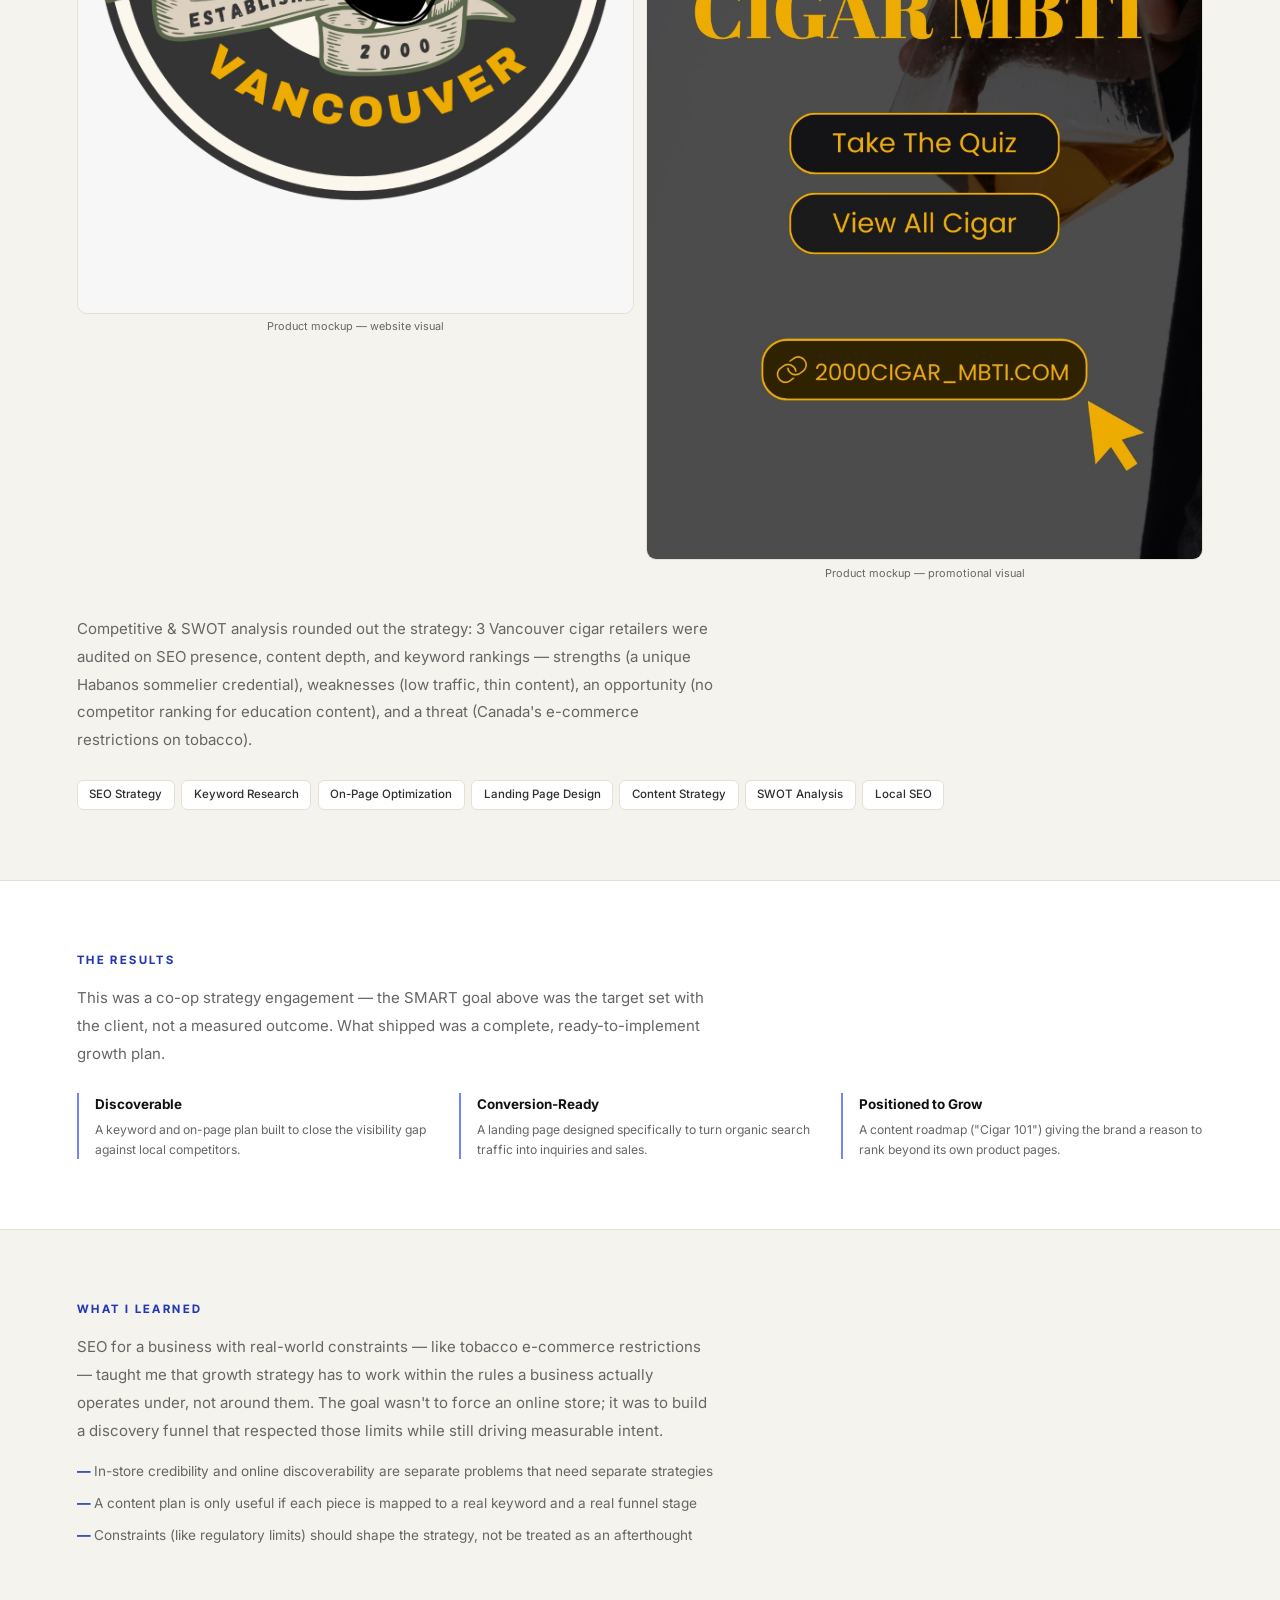
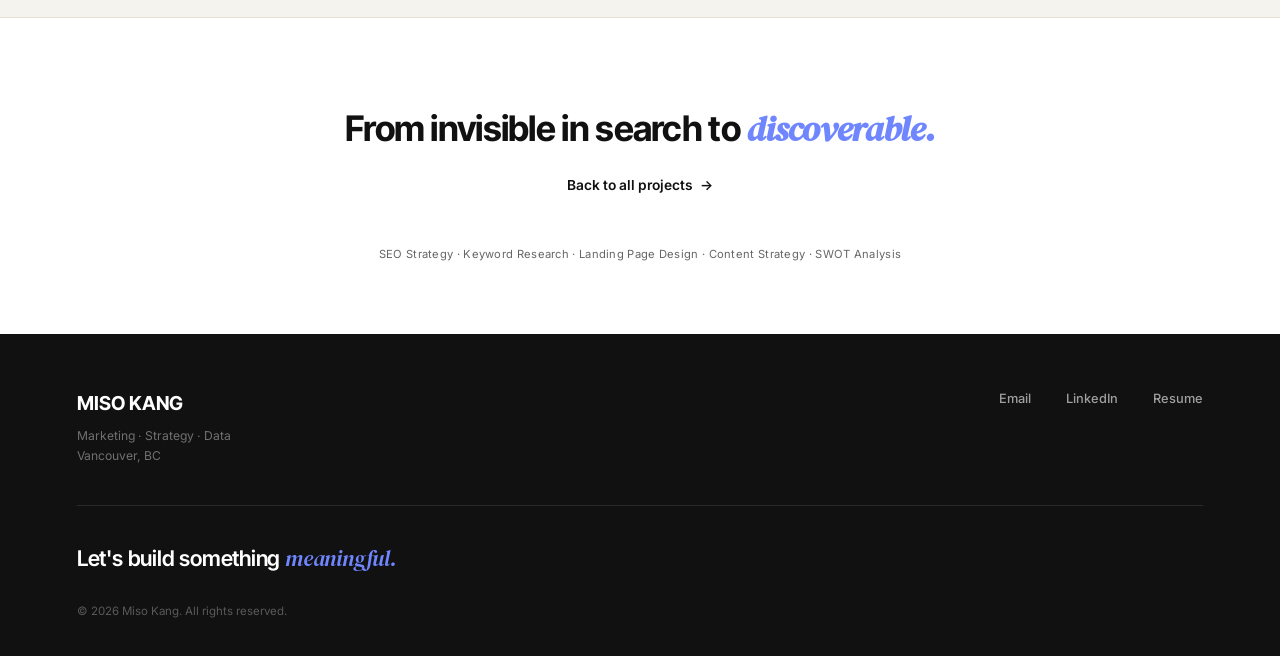
<file: cigar2000.html>
<!DOCTYPE html>
<html lang="en">
<head>
  <!-- Google tag (gtag.js) -->
  <script async src="https://www.googletagmanager.com/gtag/js?id=G-EFH31JQB9R"></script>
  <script>
    window.dataLayer = window.dataLayer || [];
    function gtag(){dataLayer.push(arguments);}
    gtag('js', new Date());
    gtag('config', 'G-EFH31JQB9R');
  </script>
  <meta charset="UTF-8" />
  <meta name="viewport" content="width=device-width, initial-scale=1.0" />
  <title>2000 Cigars — Digital Growth &amp; SEO Strategy · Miso Kang</title>
  <meta name="description" content="SEO strategy, landing page design, and content planning to take Vancouver's only Master Habanos Sommelier online — keyword research, on-page fixes, and a conversion-focused landing page." />
  <link href="https://fonts.googleapis.com/css2?family=Inter:wght@400;500;600;700&family=Inter+Tight:wght@500;600;700;800&family=DM+Serif+Display:ital@1&display=swap" rel="stylesheet" />
  <link rel="stylesheet" href="style.css" />
</head>
<body>
<div class="page-wrap">

<!-- NAV -->
<nav class="site-nav">
  <a class="logo" href="index.html">MISO KANG</a>
  <ul class="nav-ul" id="nav">
    <li><a href="projects.html" class="active">Work</a></li>
    <li><a href="about.html">About</a></li>
    <li><a href="resume.html">Resume</a></li>
    <li><a href="contact.html" class="nav-cta">Contact</a></li>
  </ul>
  <div class="burger" onclick="toggleNav()"><span></span><span></span><span></span></div>
</nav>

<!-- HERO -->
<div class="cs-hero">
  <div class="w">
    <div class="ph-breadcrumb"><a href="index.html">Home</a> <span>/</span> <a href="projects.html">Work</a> <span>/</span> 2000 Cigars</div>
    <div class="cs-hero-org" style="margin-top:1.1rem">2000 CIGARS</div>
    <h1 class="cs-hero-title">Digital Growth &amp; SEO Strategy</h1>
    <p class="cs-hero-sub" style="margin-bottom:.9rem">Vancouver's only Master Habanos Sommelier had strong in-store credibility but almost no online presence.</p>
    <p class="cs-hero-sub">I built the SEO, content, and landing page strategy to make the brand findable — and convert search traffic into sales.</p>

    <div class="hero-kpi-row" data-reveal="up">
      <div class="hero-kpi"><div class="hero-kpi-val">5%→13%</div><div class="hero-kpi-lbl">Target Online Sales Share</div></div>
      <div class="hero-kpi"><div class="hero-kpi-val">+160%</div><div class="hero-kpi-lbl">Growth Goal</div></div>
      <div class="hero-kpi"><div class="hero-kpi-val">6 Months</div><div class="hero-kpi-lbl">Target Timeline</div></div>
    </div>
    <div class="hero-kpi-note">SMART goal set for this co-op project — a target, not a measured outcome</div>
  </div>
</div>

<!-- THE CHALLENGE -->
<section class="cs-section section--cream">
  <div class="w">
    <div class="cs-num" data-reveal="up">The Challenge</div>
    <p class="cs-p" data-reveal="up" data-delay=".05">2000 Cigars is run by Vancouver's only Master Habanos Sommelier — a credential that carries real weight in-store, but the website itself was essentially invisible in search. Most demand still relied on walk-in trust rather than online discovery.</p>
    <ul class="tight-list" data-reveal="up" data-delay=".1">
      <li>Thin content and missing on-page SEO fundamentals (H1s, meta descriptions, alt text)</li>
      <li>No blog or educational content to capture top-of-funnel search intent</li>
      <li>Online sales represented only 5% of total sales despite strong brand credibility</li>
      <li>E-commerce for tobacco products is restricted in Canada, limiting direct online sales</li>
    </ul>
  </div>
</section>

<!-- MY ROLE -->
<section class="cs-section">
  <div class="w">
    <div class="cs-num" data-reveal="up">My Role</div>
    <p class="cs-p" data-reveal="up" data-delay=".05" style="font-weight:600;color:var(--ink)">SEO Specialist · Landing Page Design</p>
    <p class="cs-p" data-reveal="up" data-delay=".08">My deliverables covered the full top-of-funnel: making the brand findable, then converting visitors once they arrived.</p>
    <ul class="tight-list" data-reveal="up" data-delay=".1">
      <li>Ran keyword research and an on-page technical audit</li>
      <li>Designed a blog content strategy ("Cigar 101")</li>
      <li>Built local SEO recommendations</li>
      <li>Designed a conversion-focused landing page mockup</li>
      <li>Ran competitive and SWOT analysis</li>
    </ul>
  </div>
</section>

<!-- THE APPROACH -->
<section class="cs-section section--cream">
  <div class="w">
    <div class="cs-num" data-reveal="up">The Approach</div>
    <h2 class="cs-h" data-reveal="up" data-delay=".05">SEO Strategy</h2>
    <p class="cs-p" data-reveal="up" data-delay=".1">Four workstreams, built to close the gap between in-store credibility and online discoverability.</p>

    <div class="core-grid" style="grid-template-columns:1fr 1fr">
      <div class="core-card" data-reveal="up" data-delay="0">
        <div class="core-title">Keyword Research</div>
        <div class="core-desc">Identified high-intent keywords around premium cigars, Vancouver cigar shops, and Habanos brands — mapped to existing and new pages to close content gaps versus competitors.</div>
      </div>
      <div class="core-card" data-reveal="up" data-delay=".08">
        <div class="core-title">On-Page Technical Fixes</div>
        <div class="core-desc">Audited site structure and flagged missing H1 tags, thin content pages (under 300 words), unoptimized meta descriptions, and image alt-text gaps.</div>
      </div>
      <div class="core-card" data-reveal="up" data-delay=".16">
        <div class="core-title">"Cigar 101" Blog Series</div>
        <div class="core-desc">Designed an education-driven content series — "How to choose a cigar," "What is a Habanos sommelier" — each mapped to a keyword cluster and buying-intent stage.</div>
      </div>
      <div class="core-card" data-reveal="up" data-delay=".24">
        <div class="core-title">Local SEO</div>
        <div class="core-desc">Optimized for "cigar shop Vancouver" and nearby-intent queries — Google Business Profile recommendations, NAP consistency, and local citation building.</div>
      </div>
    </div>
  </div>
</section>

<!-- THE WORK -->
<section class="cs-section">
  <div class="w">
    <div class="cs-num" data-reveal="up">The Work</div>
    <h2 class="cs-h" data-reveal="up" data-delay=".05">Landing Page &amp; Visual Direction</h2>
    <p class="cs-p" data-reveal="up" data-delay=".1">A landing page mockup built to capture and convert organic traffic — lead-gen form, product showcase, and a brand credibility section built around the Master Habanos Sommelier certification.</p>

    <div class="ms-img-row" data-reveal="up" data-delay=".15">
      <div><img src="cigar_landing.png" alt="Landing page mockup" class="ms-img"/><div class="ms-img-cap">Landing page mockup — conversion-focused layout</div></div>
      <div><img src="cigar_blog.png" alt="Blog content design" class="ms-img"/><div class="ms-img-cap">Blog content — "Cigar 101" series design</div></div>
    </div>
    <div class="ms-img-row" style="margin-top:.8rem" data-reveal="up" data-delay=".2">
      <div><img src="cigar_poster.png" alt="Brand poster" class="ms-img"/><div class="ms-img-cap">Brand visual — premium positioning poster</div></div>
      <div><img src="cigar_strategy.jpg" alt="Strategy overview" class="ms-img"/><div class="ms-img-cap">Digital strategy overview</div></div>
    </div>
    <div class="ms-img-row" style="margin-top:.8rem" data-reveal="up" data-delay=".25">
      <div><img src="cigar_mockup1.jpg" alt="Product mockup 1" class="ms-img"/><div class="ms-img-cap">Product mockup — website visual</div></div>
      <div><img src="cigar_mockup2.jpg" alt="Product mockup 2" class="ms-img"/><div class="ms-img-cap">Product mockup — promotional visual</div></div>
    </div>

    <p class="cs-p" style="margin-top:2rem" data-reveal="up">Competitive &amp; SWOT analysis rounded out the strategy: 3 Vancouver cigar retailers were audited on SEO presence, content depth, and keyword rankings — strengths (a unique Habanos sommelier credential), weaknesses (low traffic, thin content), an opportunity (no competitor ranking for education content), and a threat (Canada's e-commerce restrictions on tobacco).</p>

    <div class="tools-wrap" data-reveal="up" data-delay=".1" style="margin-top:1.6rem">
      <span class="tool">SEO Strategy</span>
      <span class="tool">Keyword Research</span>
      <span class="tool">On-Page Optimization</span>
      <span class="tool">Landing Page Design</span>
      <span class="tool">Content Strategy</span>
      <span class="tool">SWOT Analysis</span>
      <span class="tool">Local SEO</span>
    </div>
  </div>
</section>

<!-- THE RESULTS -->
<section class="cs-section section--cream">
  <div class="w">
    <div class="cs-num" data-reveal="up">The Results</div>
    <p class="cs-p" data-reveal="up" data-delay=".05">This was a co-op strategy engagement — the SMART goal above was the target set with the client, not a measured outcome. What shipped was a complete, ready-to-implement growth plan.</p>
    <div class="insight-row">
      <div class="insight-item" data-reveal="up" data-delay="0">
        <div class="insight-title">Discoverable</div>
        <div class="insight-desc">A keyword and on-page plan built to close the visibility gap against local competitors.</div>
      </div>
      <div class="insight-item" data-reveal="up" data-delay=".06">
        <div class="insight-title">Conversion-Ready</div>
        <div class="insight-desc">A landing page designed specifically to turn organic search traffic into inquiries and sales.</div>
      </div>
      <div class="insight-item" data-reveal="up" data-delay=".12">
        <div class="insight-title">Positioned to Grow</div>
        <div class="insight-desc">A content roadmap ("Cigar 101") giving the brand a reason to rank beyond its own product pages.</div>
      </div>
    </div>
  </div>
</section>

<!-- WHAT I LEARNED -->
<section class="cs-section">
  <div class="w">
    <div class="cs-num" data-reveal="up">What I Learned</div>
    <p class="cs-p" data-reveal="up" data-delay=".05">SEO for a business with real-world constraints — like tobacco e-commerce restrictions — taught me that growth strategy has to work within the rules a business actually operates under, not around them. The goal wasn't to force an online store; it was to build a discovery funnel that respected those limits while still driving measurable intent.</p>
    <ul class="tight-list" data-reveal="up" data-delay=".1">
      <li>In-store credibility and online discoverability are separate problems that need separate strategies</li>
      <li>A content plan is only useful if each piece is mapped to a real keyword and a real funnel stage</li>
      <li>Constraints (like regulatory limits) should shape the strategy, not be treated as an afterthought</li>
    </ul>
  </div>
</section>

<!-- FINAL TAKEAWAY -->
<section class="cs-section section--cream" style="text-align:center;padding-top:90px;padding-bottom:70px">
  <div class="w">
    <h2 class="cs-h" data-reveal="up" style="margin:0 auto;max-width:none">From invisible in search to <em style="font-family:var(--font-serif);font-style:italic;color:var(--accent)">discoverable.</em></h2>
    <div style="margin-top:1.3rem" data-reveal="up" data-delay=".08">
      <a class="btn-text" href="projects.html" style="justify-content:center">Back to all projects</a>
    </div>
    <p style="font-size:.7rem;color:var(--mute);margin-top:3rem;letter-spacing:.3px">SEO Strategy · Keyword Research · Landing Page Design · Content Strategy · SWOT Analysis</p>
  </div>
</section>

</div><!-- /page-wrap -->

<!-- FOOTER -->
<footer>
  <div class="footer-top">
    <div class="footer-brand">
      <div class="fl">MISO KANG</div>
      <div class="footer-tagline">Marketing · Strategy · Data<br>Vancouver, BC</div>
    </div>
    <nav class="footer-links">
      <a href="mailto:yejin263437@gmail.com">Email</a>
      <a href="contact.html#resume" title="LinkedIn — coming soon">LinkedIn</a>
      <a href="resume.html">Resume</a>
    </nav>
  </div>
  <p class="footer-cta">Let's build something <em>meaningful.</em></p>
  <p class="footer-bottom">© 2026 Miso Kang. All rights reserved.</p>
</footer>

<button class="back-top" id="bt" onclick="scrollTo({top:0,behavior:'smooth'})">↑</button>

<script src="motion.js"></script>
</body>
</html>
</file>
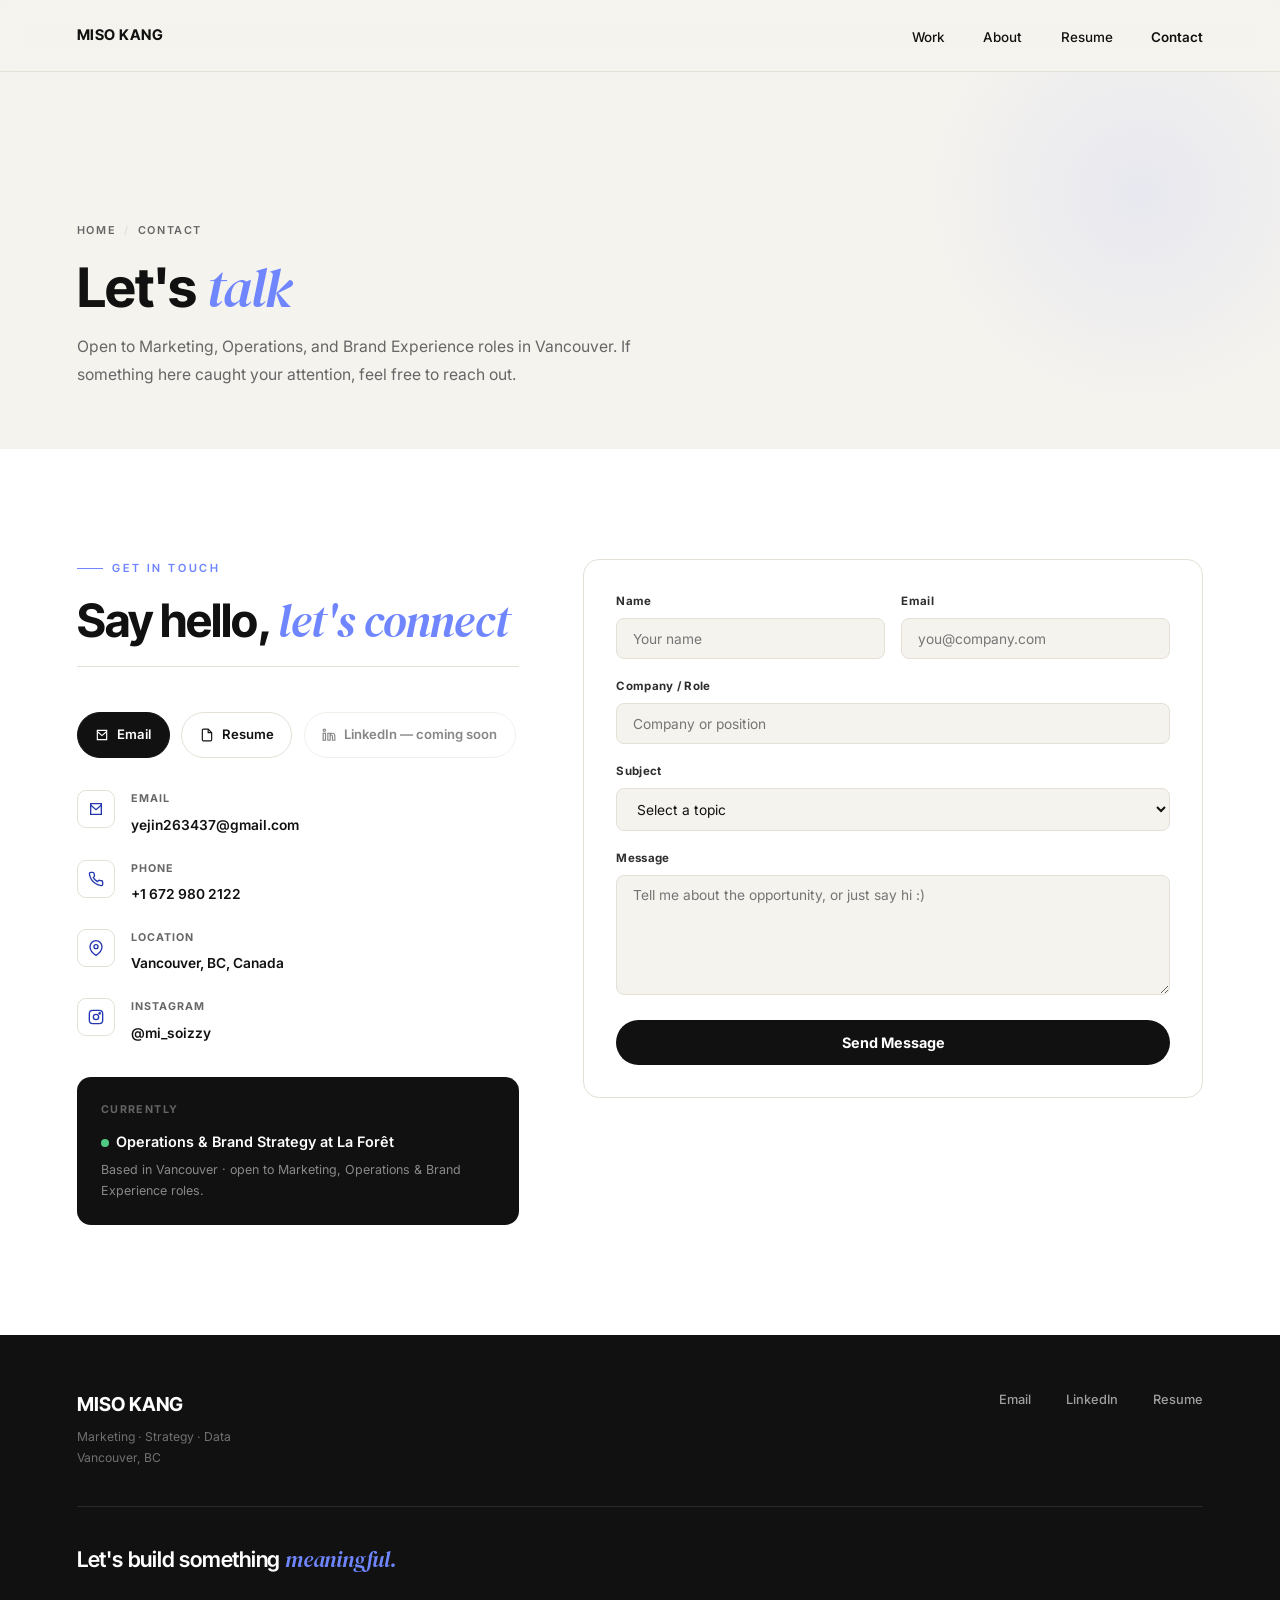
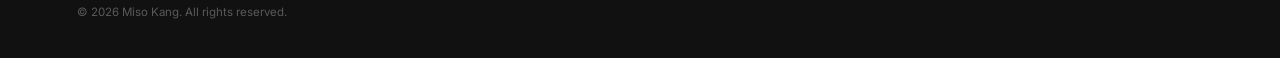
<file: contact.html>
<!DOCTYPE html>
<html lang="en">
<head>
  <!-- Google tag (gtag.js) -->
  <script async src="https://www.googletagmanager.com/gtag/js?id=G-EFH31JQB9R"></script>
  <script>
    window.dataLayer = window.dataLayer || [];
    function gtag(){dataLayer.push(arguments);}
    gtag('js', new Date());
    gtag('config', 'G-EFH31JQB9R');
  </script>
  <meta charset="UTF-8" />
  <meta name="viewport" content="width=device-width, initial-scale=1.0" />
  <title>Contact · Miso Kang</title>
  <meta name="description" content="Get in touch with Miso Kang — open to Marketing, Operations, and Brand Experience roles in Vancouver." />
  <link href="https://fonts.googleapis.com/css2?family=Inter:wght@400;500;600;700&family=Inter+Tight:wght@500;600;700;800&family=DM+Serif+Display:ital@1&display=swap" rel="stylesheet" />
  <link rel="stylesheet" href="style.css" />
</head>
<body>
<div class="page-wrap">

<!-- NAV -->
<nav class="site-nav">
  <a class="logo" href="index.html">MISO KANG</a>
  <ul class="nav-ul" id="nav">
    <li><a href="projects.html">Work</a></li>
    <li><a href="about.html">About</a></li>
    <li><a href="resume.html">Resume</a></li>
    <li><a href="contact.html" class="nav-cta active">Contact</a></li>
  </ul>
  <div class="burger" onclick="toggleNav()"><span></span><span></span><span></span></div>
</nav>

<!-- PAGE HEADER -->
<div class="page-hero">
  <div class="w">
    <div class="ph-breadcrumb"><a href="index.html">Home</a> <span>/</span> Contact</div>
    <h1 class="ph-title" style="margin-top:1.1rem">Let's <em>talk</em></h1>
    <p class="ph-sub">Open to Marketing, Operations, and Brand Experience roles in Vancouver. If something here caught your attention, feel free to reach out.</p>
  </div>
</div>

<!-- CONTACT -->
<section class="section section--cream">
  <div class="w">
    <div class="contact-g">
      <div data-reveal="left">
        <p class="slabel">Get in touch</p>
        <h2 class="stitle">Say hello, <em>let's connect</em></h2>
        <hr class="rule" />

        <div id="resume" class="reach-row">
          <a class="reach-link is-primary" href="mailto:yejin263437@gmail.com">
            <svg width="14" height="14" viewBox="0 0 24 24" fill="none" stroke="currentColor" stroke-width="2"><path d="M4 4h16v16H4z"/><path d="M4 6l8 7 8-7"/></svg>
            Email
          </a>
          <a class="reach-link" href="resume.html">
            <svg width="14" height="14" viewBox="0 0 24 24" fill="none" stroke="currentColor" stroke-width="2"><path d="M14 2H6a2 2 0 0 0-2 2v16a2 2 0 0 0 2 2h12a2 2 0 0 0 2-2V8z"/><path d="M14 2v6h6"/></svg>
            Resume
          </a>
          <span class="reach-link is-pending" title="LinkedIn link coming soon">
            <svg width="14" height="14" viewBox="0 0 24 24" fill="none" stroke="currentColor" stroke-width="2"><rect x="2" y="9" width="4" height="12"/><circle cx="4" cy="4" r="2"/><path d="M10 9h4v2a4 4 0 0 1 4-2c3 0 4 2 4 5v7h-4v-6c0-2-1-3-2-3s-2 1-2 3v6h-4z"/></svg>
            LinkedIn — coming soon
          </span>
        </div>

        <div class="ci" style="margin-top:2rem">
          <div class="ci-icon"><svg viewBox="0 0 24 24" fill="none" stroke="currentColor" stroke-width="2"><path d="M4 4h16v16H4z"/><path d="M4 6l8 7 8-7"/></svg></div>
          <div>
            <span class="ci-lbl">Email</span>
            <span class="ci-val">yejin263437@gmail.com</span>
          </div>
        </div>
        <div class="ci">
          <div class="ci-icon"><svg viewBox="0 0 24 24" fill="none" stroke="currentColor" stroke-width="2"><path d="M22 16.9v3a2 2 0 0 1-2.2 2 19.8 19.8 0 0 1-8.6-3.1 19.5 19.5 0 0 1-6-6 19.8 19.8 0 0 1-3.1-8.7A2 2 0 0 1 4.1 2h3a2 2 0 0 1 2 1.7c.1.9.3 1.8.6 2.7a2 2 0 0 1-.5 2.1L8 9.9a16 16 0 0 0 6 6l1.4-1.4a2 2 0 0 1 2.1-.5c.9.3 1.8.5 2.7.6a2 2 0 0 1 1.8 2z"/></svg></div>
          <div>
            <span class="ci-lbl">Phone</span>
            <span class="ci-val">+1 672 980 2122</span>
          </div>
        </div>
        <div class="ci">
          <div class="ci-icon"><svg viewBox="0 0 24 24" fill="none" stroke="currentColor" stroke-width="2"><path d="M21 10c0 7-9 13-9 13s-9-6-9-13a9 9 0 0 1 18 0z"/><circle cx="12" cy="10" r="3"/></svg></div>
          <div>
            <span class="ci-lbl">Location</span>
            <span class="ci-val">Vancouver, BC, Canada</span>
          </div>
        </div>
        <div class="ci">
          <div class="ci-icon"><svg viewBox="0 0 24 24" fill="none" stroke="currentColor" stroke-width="2"><rect x="2" y="2" width="20" height="20" rx="5"/><circle cx="12" cy="12" r="4"/><circle cx="17.5" cy="6.5" r="1"/></svg></div>
          <div>
            <span class="ci-lbl">Instagram</span>
            <span class="ci-val">@mi_soizzy</span>
          </div>
        </div>
        <div style="margin-top:2rem;padding:1.5rem;background:var(--ink);border-radius:14px">
          <div style="font-size:.67rem;font-weight:700;letter-spacing:1.4px;text-transform:uppercase;color:rgba(255,255,255,.35);margin-bottom:.7rem">Currently</div>
          <div style="font-size:.9rem;font-weight:600;color:#fff;margin-bottom:.3rem"><span style="display:inline-block;width:8px;height:8px;border-radius:50%;background:#52c982;margin-right:7px;vertical-align:middle"></span>Operations &amp; Brand Strategy at La Forêt</div>
          <div style="font-size:.78rem;color:rgba(255,255,255,.5);line-height:1.7">Based in Vancouver · open to Marketing, Operations &amp; Brand Experience roles.</div>
        </div>
      </div>
      <form class="cform" action="https://formspree.io/f/yejin263437@gmail.com" method="POST" data-reveal="right">
        <div class="frow">
          <div class="fg"><label>Name</label><input type="text" name="name" placeholder="Your name" required /></div>
          <div class="fg"><label>Email</label><input type="email" name="email" placeholder="you@company.com" required /></div>
        </div>
        <div class="fg"><label>Company / Role</label><input type="text" name="company" placeholder="Company or position" /></div>
        <div class="fg"><label>Subject</label>
          <select name="subject">
            <option value="">Select a topic</option>
            <option>Job opportunity</option>
            <option>Freelance project</option>
            <option>Collaboration</option>
            <option>Just saying hi</option>
          </select>
        </div>
        <div class="fg"><label>Message</label><textarea name="message" placeholder="Tell me about the opportunity, or just say hi :)" required></textarea></div>
        <button type="submit" class="submit" id="sb">Send Message</button>
      </form>
    </div>
  </div>
</section>

</div><!-- /page-wrap -->

<!-- FOOTER -->
<footer>
  <div class="footer-top">
    <div class="footer-brand">
      <div class="fl">MISO KANG</div>
      <div class="footer-tagline">Marketing · Strategy · Data<br>Vancouver, BC</div>
    </div>
    <nav class="footer-links">
      <a href="mailto:yejin263437@gmail.com">Email</a>
      <a href="contact.html#resume" title="LinkedIn — coming soon">LinkedIn</a>
      <a href="resume.html">Resume</a>
    </nav>
  </div>
  <p class="footer-cta">Let's build something <em>meaningful.</em></p>
  <p class="footer-bottom">© 2026 Miso Kang. All rights reserved.</p>
</footer>
<button class="back-top" id="bt" onclick="scrollTo({top:0,behavior:'smooth'})">↑</button>

<script src="motion.js"></script>
</body>
</html>
</file>
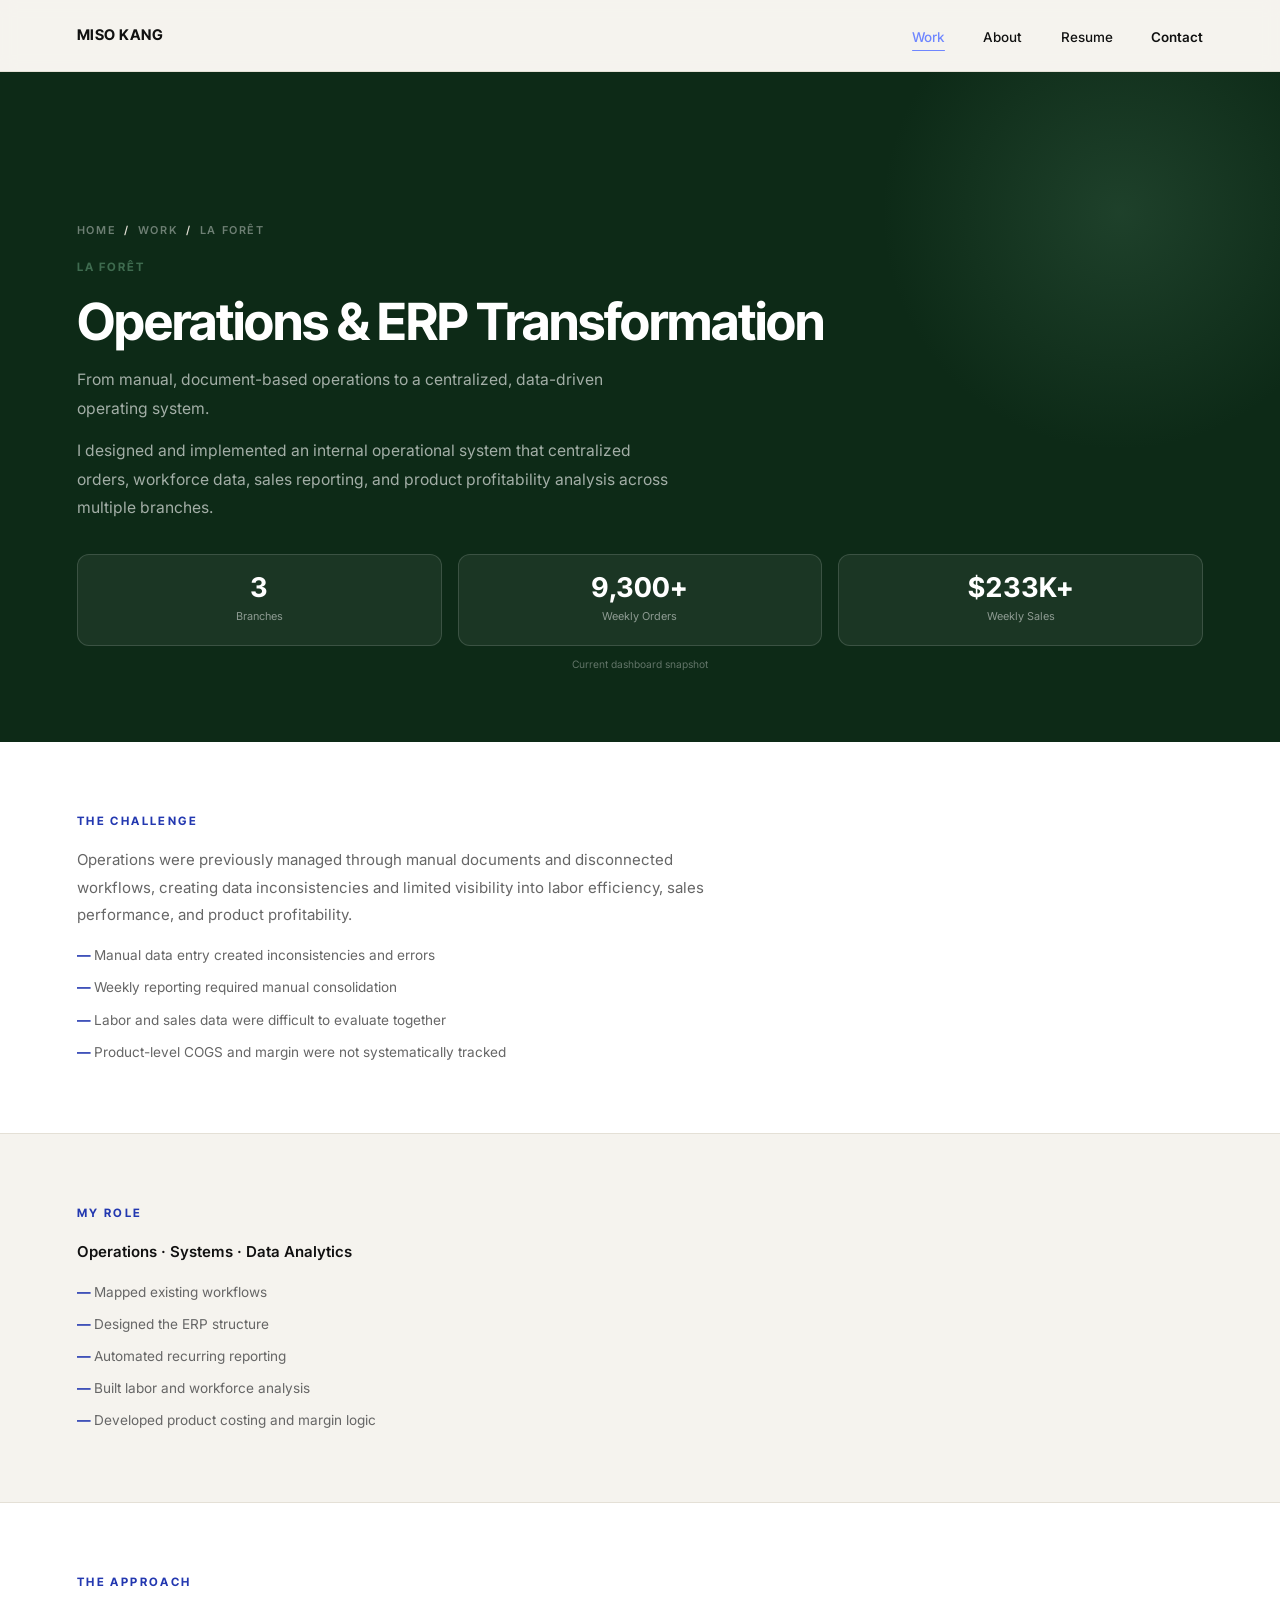
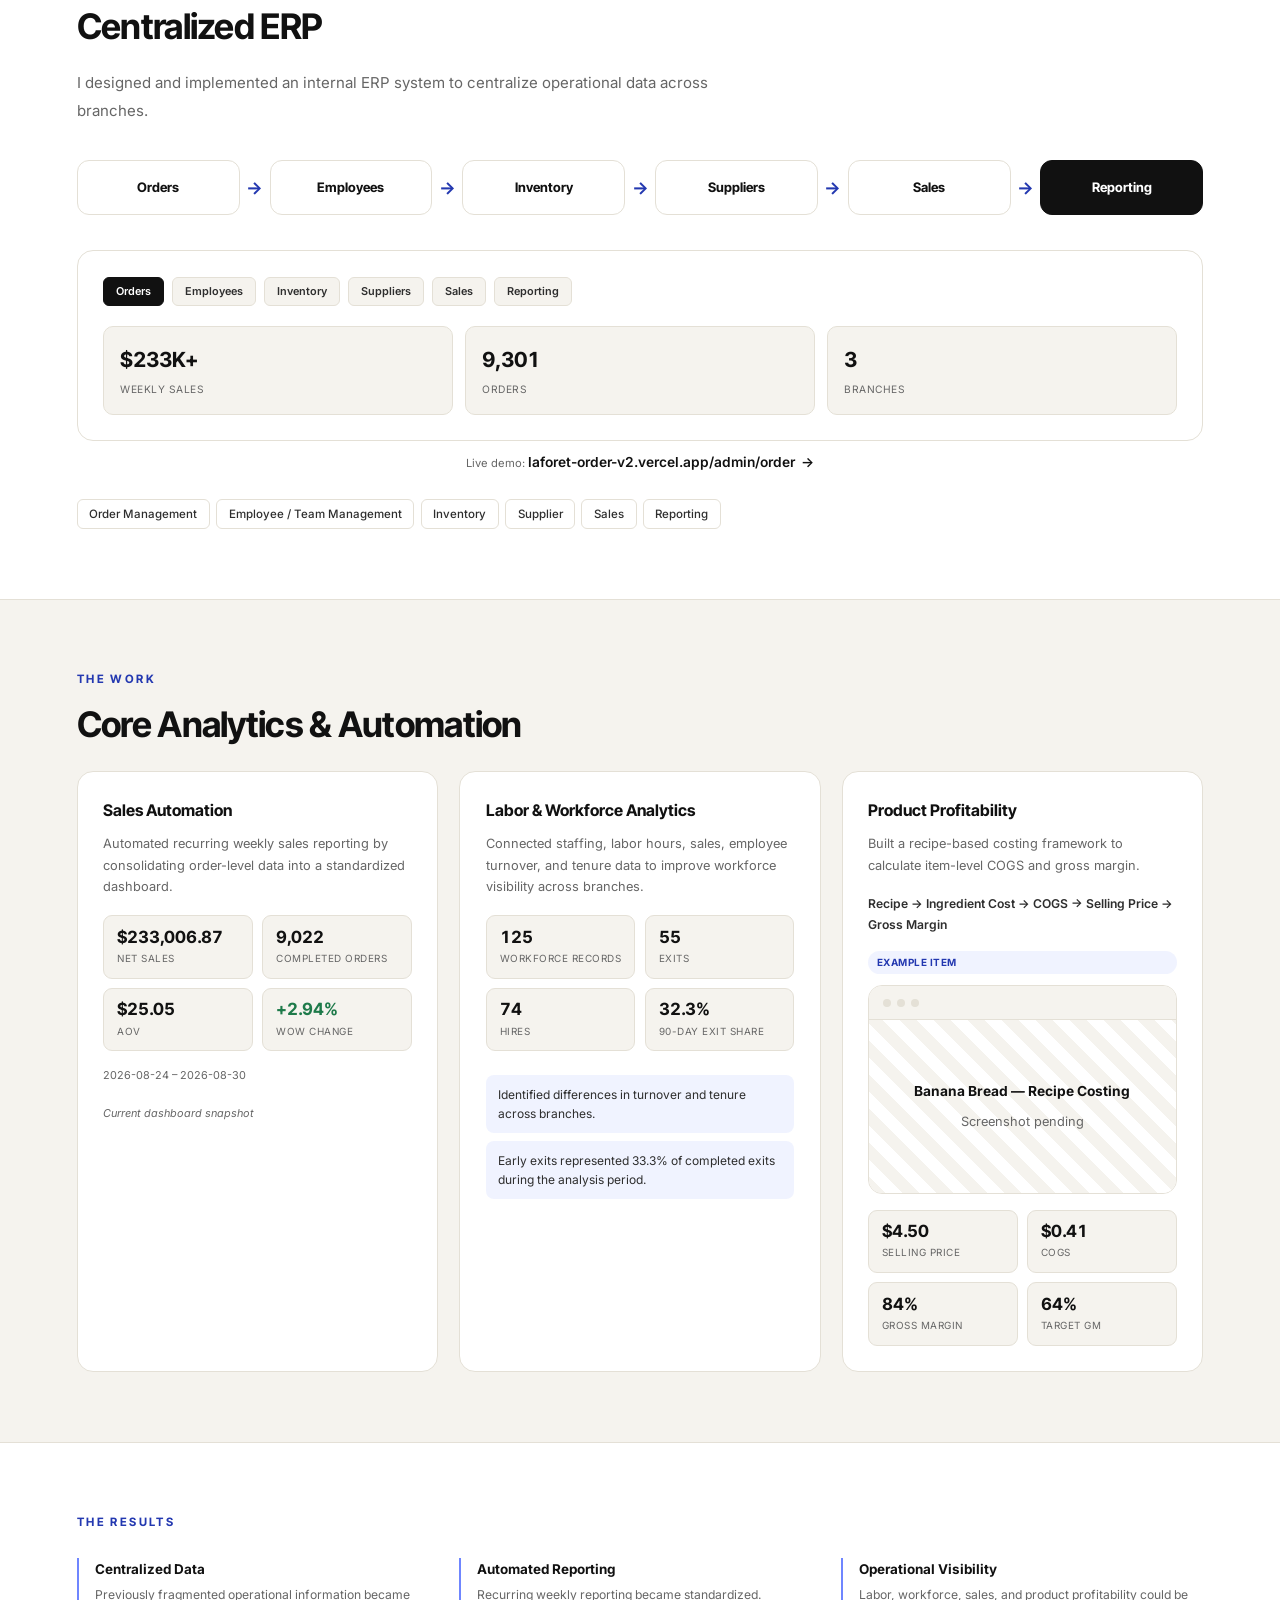
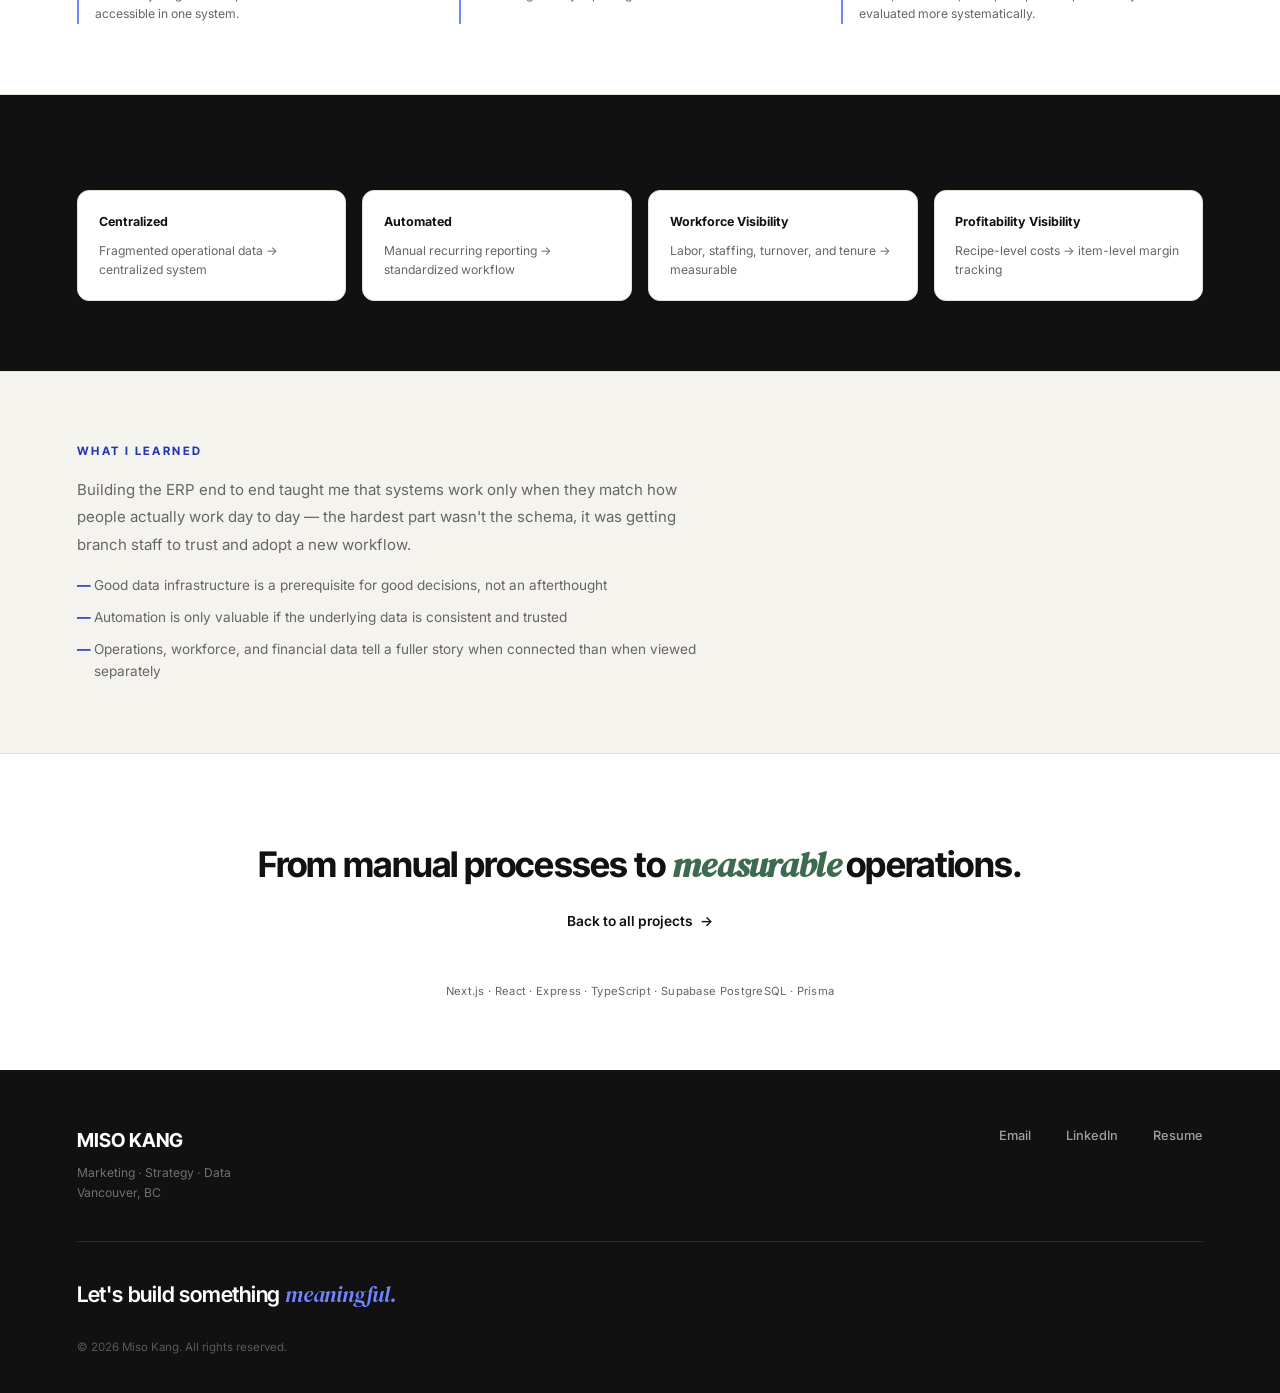
<file: laforet.html>
<!DOCTYPE html>
<html lang="en">
<head>
  <!-- Google tag (gtag.js) -->
  <script async src="https://www.googletagmanager.com/gtag/js?id=G-EFH31JQB9R"></script>
  <script>
    window.dataLayer = window.dataLayer || [];
    function gtag(){dataLayer.push(arguments);}
    gtag('js', new Date());
    gtag('config', 'G-EFH31JQB9R');
  </script>
  <meta charset="UTF-8" />
  <meta name="viewport" content="width=device-width, initial-scale=1.0" />
  <title>La Forêt — Operations & ERP Transformation · Miso Kang</title>
  <meta name="description" content="From manual, document-based operations to a centralized, data-driven operating system — ERP design, sales automation, workforce analytics, and product profitability at La Forêt." />
  <link href="https://fonts.googleapis.com/css2?family=Inter:wght@400;500;600;700&family=Inter+Tight:wght@500;600;700;800&family=DM+Serif+Display:ital@1&display=swap" rel="stylesheet" />
  <link rel="stylesheet" href="style.css" />
</head>
<body>
<div class="page-wrap">

<!-- NAV -->
<nav class="site-nav">
  <a class="logo" href="index.html">MISO KANG</a>
  <ul class="nav-ul" id="nav">
    <li><a href="projects.html" class="active">Work</a></li>
    <li><a href="about.html">About</a></li>
    <li><a href="resume.html">Resume</a></li>
    <li><a href="contact.html" class="nav-cta">Contact</a></li>
  </ul>
  <div class="burger" onclick="toggleNav()"><span></span><span></span><span></span></div>
</nav>

<!-- HERO -->
<div class="cs-hero cs-hero--forest">
  <div class="w">
    <div class="ph-breadcrumb"><a href="index.html">Home</a> <span>/</span> <a href="projects.html">Work</a> <span>/</span> La Forêt</div>
    <div class="cs-hero-org" style="margin-top:1.1rem">LA FORÊT</div>
    <h1 class="cs-hero-title">Operations &amp; ERP Transformation</h1>
    <p class="cs-hero-sub" style="margin-bottom:.9rem">From manual, document-based operations to a centralized, data-driven operating system.</p>
    <p class="cs-hero-sub">I designed and implemented an internal operational system that centralized orders, workforce data, sales reporting, and product profitability analysis across multiple branches.</p>

    <div class="hero-kpi-row" data-reveal="up">
      <div class="hero-kpi"><div class="hero-kpi-val">3</div><div class="hero-kpi-lbl">Branches</div></div>
      <div class="hero-kpi"><div class="hero-kpi-val" data-count-to="9300" data-count-suffix="+">0</div><div class="hero-kpi-lbl">Weekly Orders</div></div>
      <div class="hero-kpi"><div class="hero-kpi-val">$233K+</div><div class="hero-kpi-lbl">Weekly Sales</div></div>
    </div>
    <div class="hero-kpi-note">Current dashboard snapshot</div>
  </div>
</div>

<!-- THE CHALLENGE -->
<section class="cs-section section--cream">
  <div class="w">
    <div class="cs-num" data-reveal="up">The Challenge</div>
    <p class="cs-p" data-reveal="up" data-delay=".05">Operations were previously managed through manual documents and disconnected workflows, creating data inconsistencies and limited visibility into labor efficiency, sales performance, and product profitability.</p>
    <ul class="tight-list" data-reveal="up" data-delay=".1">
      <li>Manual data entry created inconsistencies and errors</li>
      <li>Weekly reporting required manual consolidation</li>
      <li>Labor and sales data were difficult to evaluate together</li>
      <li>Product-level COGS and margin were not systematically tracked</li>
    </ul>
  </div>
</section>

<!-- MY ROLE -->
<section class="cs-section">
  <div class="w">
    <div class="cs-num" data-reveal="up">My Role</div>
    <p class="cs-p" data-reveal="up" data-delay=".05" style="font-weight:600;color:var(--ink)">Operations · Systems · Data Analytics</p>
    <ul class="tight-list" data-reveal="up" data-delay=".1">
      <li>Mapped existing workflows</li>
      <li>Designed the ERP structure</li>
      <li>Automated recurring reporting</li>
      <li>Built labor and workforce analysis</li>
      <li>Developed product costing and margin logic</li>
    </ul>
  </div>
</section>

<!-- THE APPROACH -->
<section class="cs-section section--cream">
  <div class="w">
    <div class="cs-num" data-reveal="up">The Approach</div>
    <h2 class="cs-h" data-reveal="up" data-delay=".05">Centralized ERP</h2>
    <p class="cs-p" data-reveal="up" data-delay=".1">I designed and implemented an internal ERP system to centralize operational data across branches.</p>

    <div class="flow-row" data-reveal="up" data-delay=".15">
      <div class="flow-node"><div class="flow-node-label">Orders</div></div>
      <div class="flow-arrow">→</div>
      <div class="flow-node"><div class="flow-node-label">Employees</div></div>
      <div class="flow-arrow">→</div>
      <div class="flow-node"><div class="flow-node-label">Inventory</div></div>
      <div class="flow-arrow">→</div>
      <div class="flow-node"><div class="flow-node-label">Suppliers</div></div>
      <div class="flow-arrow">→</div>
      <div class="flow-node"><div class="flow-node-label">Sales</div></div>
      <div class="flow-arrow">→</div>
      <div class="flow-node is-final"><div class="flow-node-label">Reporting</div></div>
    </div>

    <div class="illus" data-reveal="up" data-delay=".2">
      <div class="illus-modrow">
        <span class="illus-mod is-active">Orders</span>
        <span class="illus-mod">Employees</span>
        <span class="illus-mod">Inventory</span>
        <span class="illus-mod">Suppliers</span>
        <span class="illus-mod">Sales</span>
        <span class="illus-mod">Reporting</span>
      </div>
      <div class="illus-kpis">
        <div class="illus-kpi"><div class="illus-kpi-val">$233K+</div><div class="illus-kpi-lbl">Weekly Sales</div></div>
        <div class="illus-kpi"><div class="illus-kpi-val">9,301</div><div class="illus-kpi-lbl">Orders</div></div>
        <div class="illus-kpi"><div class="illus-kpi-val">3</div><div class="illus-kpi-lbl">Branches</div></div>
      </div>
    </div>
    <div class="shot-cap">Live demo: <a class="btn-text" href="https://laforet-order-v2.vercel.app/admin/order" target="_blank" rel="noopener" style="display:inline-flex">laforet-order-v2.vercel.app/admin/order</a></div>

    <div class="tools-wrap" data-reveal="up" data-delay=".25" style="margin-top:1.6rem">
      <span class="tool">Order Management</span>
      <span class="tool">Employee / Team Management</span>
      <span class="tool">Inventory</span>
      <span class="tool">Supplier</span>
      <span class="tool">Sales</span>
      <span class="tool">Reporting</span>
    </div>
  </div>
</section>

<!-- THE WORK -->
<section class="cs-section">
  <div class="w">
    <div class="cs-num" data-reveal="up">The Work</div>
    <h2 class="cs-h" data-reveal="up" data-delay=".05">Core Analytics &amp; Automation</h2>

    <div class="core-grid">

      <!-- Sales Automation -->
      <div class="core-card" data-reveal="up" data-delay="0">
        <div class="core-title">Sales Automation</div>
        <div class="core-desc">Automated recurring weekly sales reporting by consolidating order-level data into a standardized dashboard.</div>
        <div class="kpi-mini-row">
          <div class="kpi-mini"><div class="kpi-mini-val">$233,006.87</div><div class="kpi-mini-lbl">Net Sales</div></div>
          <div class="kpi-mini"><div class="kpi-mini-val" data-count-to="9301">0</div><div class="kpi-mini-lbl">Completed Orders</div></div>
          <div class="kpi-mini"><div class="kpi-mini-val">$25.05</div><div class="kpi-mini-lbl">AOV</div></div>
          <div class="kpi-mini"><div class="kpi-mini-val is-up">+2.94%</div><div class="kpi-mini-lbl">WoW Change</div></div>
        </div>
        <div class="core-period">2026-08-24 – 2026-08-30</div>
        <div class="core-note">Current dashboard snapshot</div>
      </div>

      <!-- Labor & Workforce Analytics -->
      <div class="core-card" data-reveal="up" data-delay=".08">
        <div class="core-title">Labor &amp; Workforce Analytics</div>
        <div class="core-desc">Connected staffing, labor hours, sales, employee turnover, and tenure data to improve workforce visibility across branches.</div>
        <div class="kpi-mini-row">
          <div class="kpi-mini"><div class="kpi-mini-val" data-count-to="129">0</div><div class="kpi-mini-lbl">Workforce Records</div></div>
          <div class="kpi-mini"><div class="kpi-mini-val" data-count-to="57">0</div><div class="kpi-mini-lbl">Exits</div></div>
          <div class="kpi-mini"><div class="kpi-mini-val" data-count-to="76">0</div><div class="kpi-mini-lbl">Hires</div></div>
          <div class="kpi-mini"><div class="kpi-mini-val" data-count-to="33.3" data-count-decimals="1" data-count-suffix="%">0%</div><div class="kpi-mini-lbl">90-Day Exit Share</div></div>
        </div>
        <div class="core-insight">Identified differences in turnover and tenure across branches.</div>
        <div class="core-insight" style="margin-top:.5rem">Early exits represented 33.3% of completed exits during the analysis period.</div>
      </div>

      <!-- Product Profitability -->
      <div class="core-card" data-reveal="up" data-delay=".16">
        <div class="core-title">Product Profitability</div>
        <div class="core-desc">Built a recipe-based costing framework to calculate item-level COGS and gross margin.</div>
        <div class="core-flow-mini">Recipe → Ingredient Cost → COGS → Selling Price → Gross Margin</div>
        <span class="example-tag">Example item</span>
        <div class="shot" style="margin-bottom:1rem">
          <div class="shot-bar"><span class="shot-dot"></span><span class="shot-dot"></span><span class="shot-dot"></span></div>
          <div class="shot-body"><b>Banana Bread — Recipe Costing</b>Screenshot pending</div>
        </div>
        <div class="kpi-mini-row" style="margin-bottom:0">
          <div class="kpi-mini"><div class="kpi-mini-val">$4.50</div><div class="kpi-mini-lbl">Selling Price</div></div>
          <div class="kpi-mini"><div class="kpi-mini-val">$0.41</div><div class="kpi-mini-lbl">COGS</div></div>
          <div class="kpi-mini"><div class="kpi-mini-val" data-count-to="91" data-count-suffix="%">0%</div><div class="kpi-mini-lbl">Gross Margin</div></div>
          <div class="kpi-mini"><div class="kpi-mini-val" data-count-to="70" data-count-suffix="%">0%</div><div class="kpi-mini-lbl">Target GM</div></div>
        </div>
      </div>

    </div>
  </div>
</section>

<!-- THE RESULTS -->
<section class="cs-section section--cream">
  <div class="w">
    <div class="cs-num" data-reveal="up">The Results</div>
    <div class="insight-row">
      <div class="insight-item" data-reveal="up" data-delay="0">
        <div class="insight-title">Centralized Data</div>
        <div class="insight-desc">Previously fragmented operational information became accessible in one system.</div>
      </div>
      <div class="insight-item" data-reveal="up" data-delay=".06">
        <div class="insight-title">Automated Reporting</div>
        <div class="insight-desc">Recurring weekly reporting became standardized.</div>
      </div>
      <div class="insight-item" data-reveal="up" data-delay=".12">
        <div class="insight-title">Operational Visibility</div>
        <div class="insight-desc">Labor, workforce, sales, and product profitability could be evaluated more systematically.</div>
      </div>
    </div>
  </div>
</section>

<section class="cs-section section--navy">
  <div class="w">
    <div class="impact-grid">
      <div class="impact-card" data-reveal="up" data-delay="0">
        <div class="impact-title">Centralized</div>
        <div class="impact-flow">Fragmented operational data → centralized system</div>
      </div>
      <div class="impact-card" data-reveal="up" data-delay=".06">
        <div class="impact-title">Automated</div>
        <div class="impact-flow">Manual recurring reporting → standardized workflow</div>
      </div>
      <div class="impact-card" data-reveal="up" data-delay=".12">
        <div class="impact-title">Workforce Visibility</div>
        <div class="impact-flow">Labor, staffing, turnover, and tenure → measurable</div>
      </div>
      <div class="impact-card" data-reveal="up" data-delay=".18">
        <div class="impact-title">Profitability Visibility</div>
        <div class="impact-flow">Recipe-level costs → item-level margin tracking</div>
      </div>
    </div>
  </div>
</section>

<!-- WHAT I LEARNED -->
<section class="cs-section">
  <div class="w">
    <div class="cs-num" data-reveal="up">What I Learned</div>
    <p class="cs-p" data-reveal="up" data-delay=".05">Building the ERP end to end taught me that systems work only when they match how people actually work day to day — the hardest part wasn't the schema, it was getting branch staff to trust and adopt a new workflow.</p>
    <ul class="tight-list" data-reveal="up" data-delay=".1">
      <li>Good data infrastructure is a prerequisite for good decisions, not an afterthought</li>
      <li>Automation is only valuable if the underlying data is consistent and trusted</li>
      <li>Operations, workforce, and financial data tell a fuller story when connected than when viewed separately</li>
    </ul>
  </div>
</section>

<!-- FINAL TAKEAWAY -->
<section class="cs-section section--cream" style="text-align:center;padding-top:90px;padding-bottom:70px">
  <div class="w">
    <h2 class="cs-h" data-reveal="up" style="margin:0 auto;max-width:none">From manual processes to <em style="font-family:var(--font-serif);font-style:italic;color:var(--lf-accent-lt)">measurable</em> operations.</h2>
    <div style="margin-top:1.3rem" data-reveal="up" data-delay=".08">
      <a class="btn-text" href="projects.html" style="justify-content:center">Back to all projects</a>
    </div>
    <p style="font-size:.7rem;color:var(--mute);margin-top:3rem;letter-spacing:.3px">Next.js · React · Express · TypeScript · Supabase PostgreSQL · Prisma</p>
  </div>
</section>

</div><!-- /page-wrap -->

<!-- FOOTER -->
<footer>
  <div class="footer-top">
    <div class="footer-brand">
      <div class="fl">MISO KANG</div>
      <div class="footer-tagline">Marketing · Strategy · Data<br>Vancouver, BC</div>
    </div>
    <nav class="footer-links">
      <a href="mailto:yejin263437@gmail.com">Email</a>
      <a href="contact.html#resume" title="LinkedIn — coming soon">LinkedIn</a>
      <a href="resume.html">Resume</a>
    </nav>
  </div>
  <p class="footer-cta">Let's build something <em>meaningful.</em></p>
  <p class="footer-bottom">© 2026 Miso Kang. All rights reserved.</p>
</footer>

<button class="back-top" id="bt" onclick="scrollTo({top:0,behavior:'smooth'})">↑</button>

<script src="motion.js"></script>
</body>
</html>
</file>
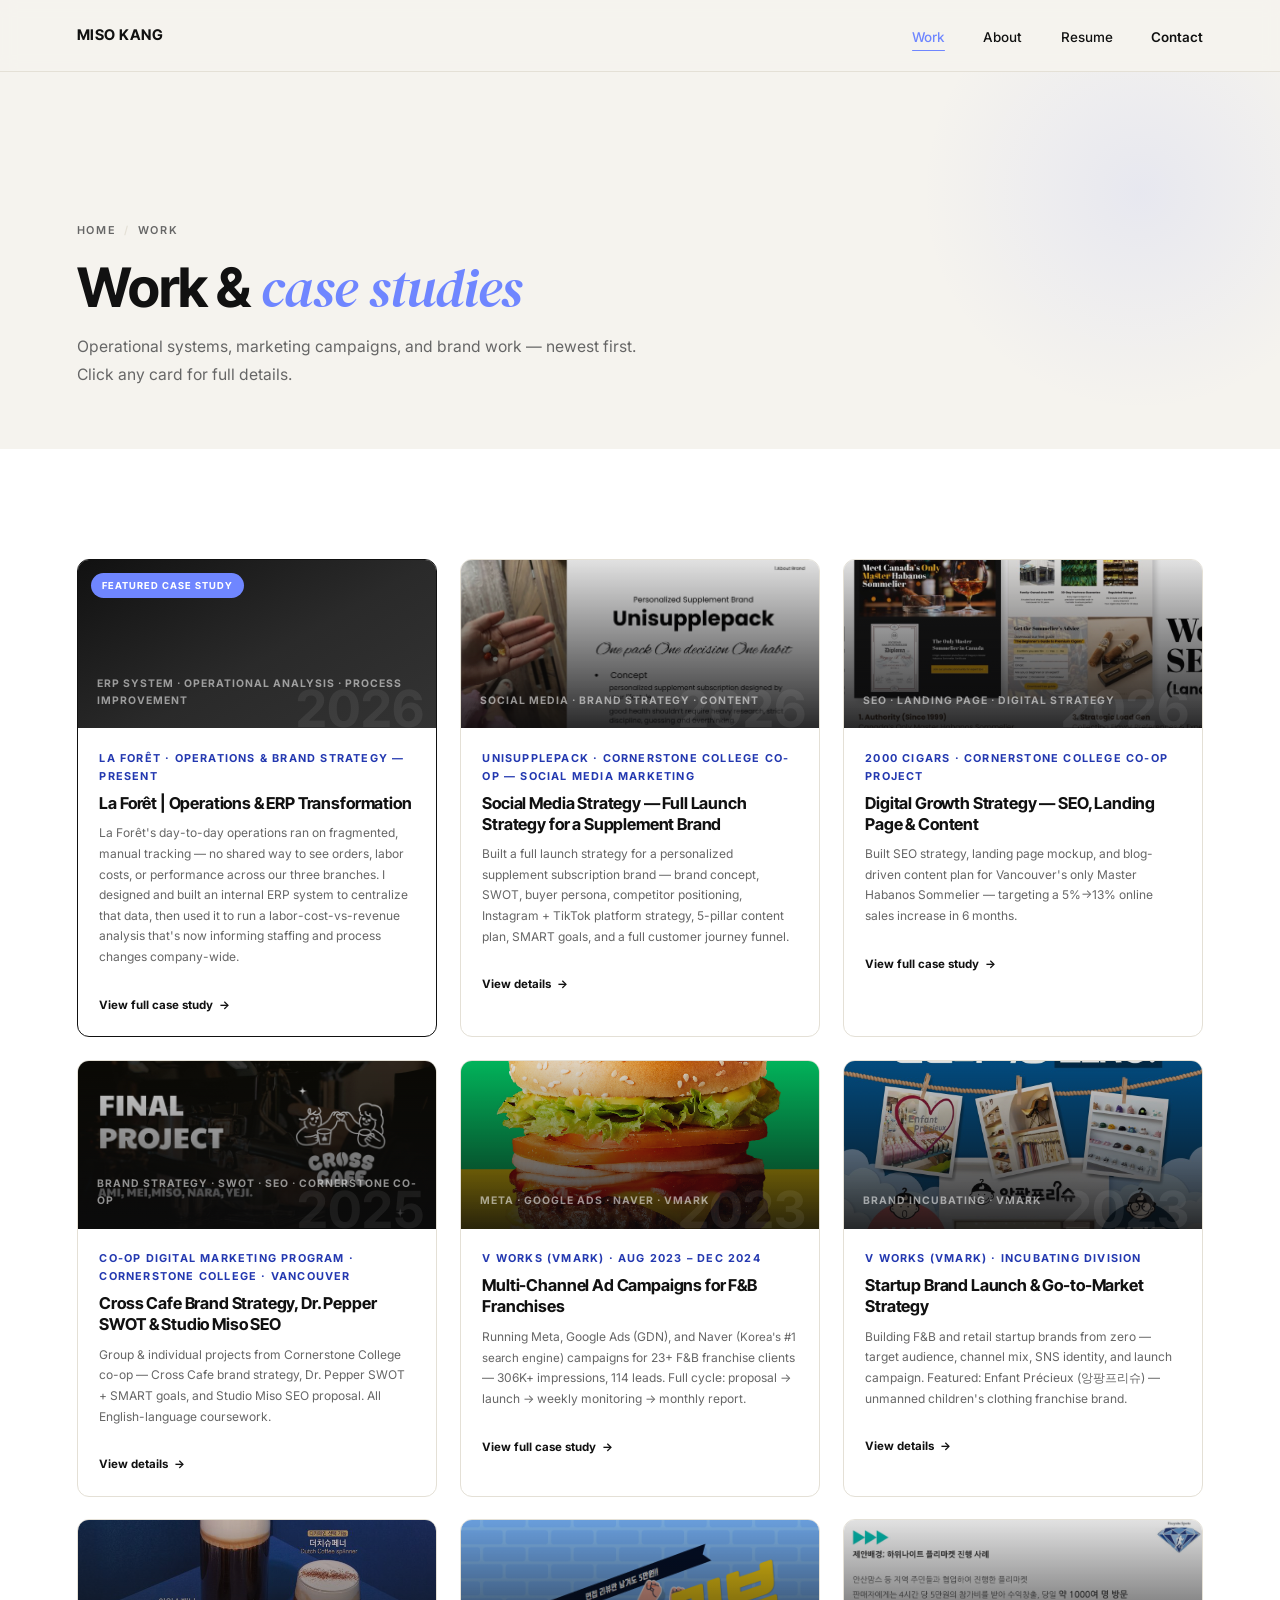
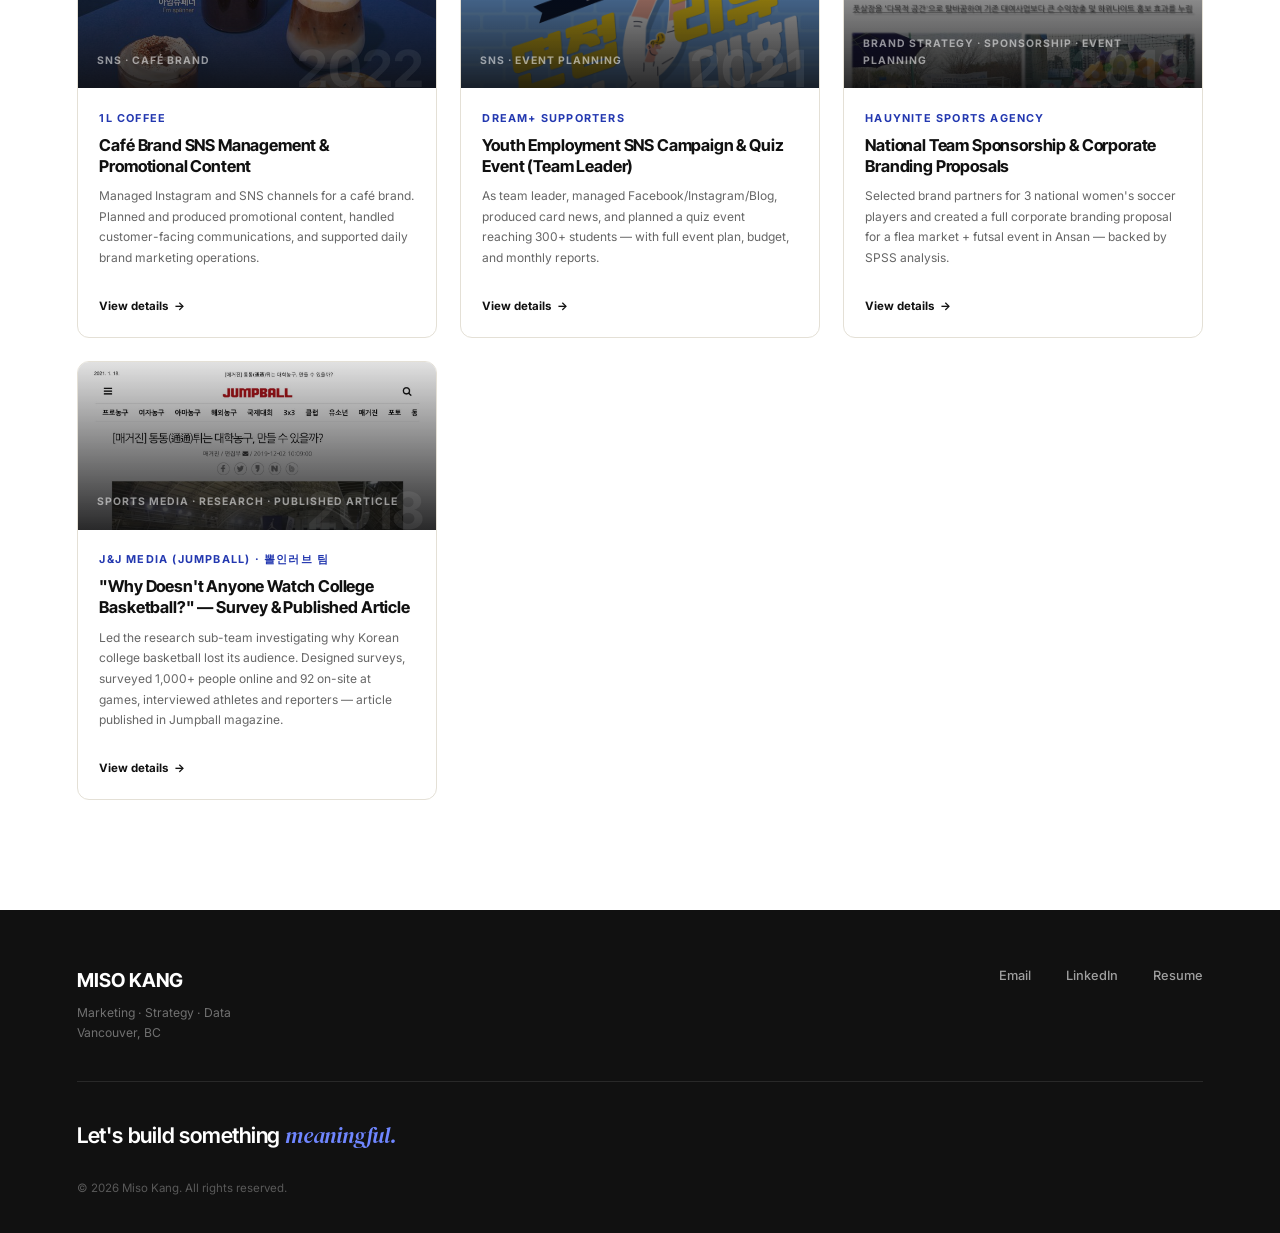
<file: projects.html>
<!DOCTYPE html>
<html lang="en">
<head>
  <!-- Google tag (gtag.js) -->
  <script async src="https://www.googletagmanager.com/gtag/js?id=G-EFH31JQB9R"></script>
  <script>
    window.dataLayer = window.dataLayer || [];
    function gtag(){dataLayer.push(arguments);}
    gtag('js', new Date());
    gtag('config', 'G-EFH31JQB9R');
  </script>
  <meta charset="UTF-8" />
  <meta name="viewport" content="width=device-width, initial-scale=1.0" />
  <title>Work · Miso Kang</title>
  <meta name="description" content="Miso Kang's full body of work — operational systems, marketing campaigns, and brand strategy, newest first." />
  <link href="https://fonts.googleapis.com/css2?family=Inter:wght@400;500;600;700&family=Inter+Tight:wght@500;600;700;800&family=DM+Serif+Display:ital@1&display=swap" rel="stylesheet" />
  <link rel="stylesheet" href="style.css" />
</head>
<body>
<div class="page-wrap">

<!-- NAV -->
<nav class="site-nav">
  <a class="logo" href="index.html">MISO KANG</a>
  <ul class="nav-ul" id="nav">
    <li><a href="projects.html" class="active">Work</a></li>
    <li><a href="about.html">About</a></li>
    <li><a href="resume.html">Resume</a></li>
    <li><a href="contact.html" class="nav-cta">Contact</a></li>
  </ul>
  <div class="burger" onclick="toggleNav()"><span></span><span></span><span></span></div>
</nav>

<!-- PAGE HEADER -->
<div class="page-hero">
  <div class="w">
    <div class="ph-breadcrumb"><a href="index.html">Home</a> <span>/</span> Work</div>
    <h1 class="ph-title" style="margin-top:1.1rem">Work &amp; <em>case studies</em></h1>
    <p class="ph-sub">Operational systems, marketing campaigns, and brand work — newest first. Click any card for full details.</p>
  </div>
</div>

<!-- PROJECTS GRID -->
<section class="section section--cream">
  <div class="w">
    <div class="proj-grid">

      <!-- 0. La Forêt ERP — Featured — 2026–Present -->
      <a class="pcard fade-in pcard-featured" href="laforet.html">
        <div class="pcard-thumb t0">
          <span class="pcard-featured-badge">Featured Case Study</span>
          <span class="pcard-thumb-yr">2026</span>
          <span class="pcard-thumb-tag">ERP System · Operational Analysis · Process Improvement</span>
        </div>
        <div class="pcard-body">
          <div class="pcard-org">La Forêt · Operations &amp; Brand Strategy — Present</div>
          <h3 class="pcard-title">La Forêt | Operations &amp; ERP Transformation</h3>
          <p class="pcard-desc">La Forêt's day-to-day operations ran on fragmented, manual tracking — no shared way to see orders, labor costs, or performance across our three branches. I designed and built an internal ERP system to centralize that data, then used it to run a labor-cost-vs-revenue analysis that's now informing staffing and process changes company-wide.</p>
          <div class="pcard-tags"><span class="ptag">ERP System Design</span><span class="ptag">Process Improvement</span><span class="ptag">Operational Analysis</span><span class="ptag">Change Management</span><span class="ptag">Project Management</span></div>
          <div class="pcard-cta">View full case study</div>
        </div>
      </a>

      <!-- 1. UniSupplePack — 2026 -->
      <div class="pcard fade-in" onclick="openModal('unisupple')">
        <div class="pcard-thumb" style="background-image:linear-gradient(to bottom,rgba(11,11,12,.12) 0%,rgba(11,11,12,.88) 100%),url(uni_cover.jpg);background-size:cover;background-position:center top">
          <span class="pcard-thumb-yr">2026</span>
          <span class="pcard-thumb-tag">Social Media · Brand Strategy · Content</span>
        </div>
        <div class="pcard-body">
          <div class="pcard-org">UniSupplePack · Cornerstone College Co-op — Social Media Marketing</div>
          <h3 class="pcard-title">Social Media Strategy — Full Launch Strategy for a Supplement Brand</h3>
          <p class="pcard-desc">Built a full launch strategy for a personalized supplement subscription brand — brand concept, SWOT, buyer persona, competitor positioning, Instagram + TikTok platform strategy, 5-pillar content plan, SMART goals, and a full customer journey funnel.</p>
          <div class="pcard-tags"><span class="ptag">Social Media</span><span class="ptag">Brand Strategy</span><span class="ptag">SMART Goals</span><span class="ptag">Competitor Analysis</span><span class="ptag">Content Funnel</span></div>
          <div class="pcard-cta">View details</div>
        </div>
      </div>

      <!-- 2. 2000 Cigars — 2026 -->
      <a class="pcard fade-in" href="cigar2000.html">
        <div class="pcard-thumb" style="background-image:linear-gradient(to bottom,rgba(11,11,12,.12) 0%,rgba(11,11,12,.88) 100%),url(cigar_lp_slide.jpg);background-size:cover;background-position:center top">
          <span class="pcard-thumb-yr">2026</span>
          <span class="pcard-thumb-tag">SEO · Landing Page · Digital Strategy</span>
        </div>
        <div class="pcard-body">
          <div class="pcard-org">2000 Cigars · Cornerstone College Co-op Project</div>
          <h3 class="pcard-title">Digital Growth Strategy — SEO, Landing Page &amp; Content</h3>
          <p class="pcard-desc">Built SEO strategy, landing page mockup, and blog-driven content plan for Vancouver's only Master Habanos Sommelier — targeting a 5%→13% online sales increase in 6 months.</p>
          <div class="pcard-tags"><span class="ptag">SEO</span><span class="ptag">Landing Page</span><span class="ptag">Content Strategy</span><span class="ptag">SMART Goals</span></div>
          <div class="pcard-cta">View full case study</div>
        </div>
      </a>

      <!-- 3. Co-op — 2025 -->
      <div class="pcard fade-in" onclick="openModal('coop')">
        <div class="pcard-thumb" style="background-image:linear-gradient(to bottom,rgba(11,11,12,.12) 0%,rgba(11,11,12,.88) 100%),url(crosscafe_cover.jpg);background-size:cover;background-position:center">
          <span class="pcard-thumb-yr">2025</span>
          <span class="pcard-thumb-tag">Brand Strategy · SWOT · SEO · Cornerstone Co-op</span>
        </div>
        <div class="pcard-body">
          <div class="pcard-org">Co-op Digital Marketing Program · Cornerstone College · Vancouver</div>
          <h3 class="pcard-title">Cross Cafe Brand Strategy, Dr. Pepper SWOT &amp; Studio Miso SEO</h3>
          <p class="pcard-desc">Group &amp; individual projects from Cornerstone College co-op — Cross Cafe brand strategy, Dr. Pepper SWOT + SMART goals, and Studio Miso SEO proposal. All English-language coursework.</p>
          <div class="pcard-tags"><span class="ptag">Brand Strategy</span><span class="ptag">SWOT Analysis</span><span class="ptag">SMART Goals</span><span class="ptag">SEO</span><span class="ptag">Competitor Analysis</span></div>
          <div class="pcard-cta">View details</div>
        </div>
      </div>

      <!-- 4a. V WORKS — Performance Campaigns — 2023 -->
      <a class="pcard fade-in" href="vworks.html">
        <div class="pcard-thumb" style="background-image:linear-gradient(to bottom,rgba(11,11,12,.12) 0%,rgba(11,11,12,.88) 100%),url(vw_ad_nyburger.png);background-size:cover;background-position:center">
          <span class="pcard-thumb-yr">2023</span>
          <span class="pcard-thumb-tag">Meta · Google Ads · Naver · VMARK</span>
        </div>
        <div class="pcard-body">
          <div class="pcard-org">V WORKS (VMARK) · Aug 2023 – Dec 2024</div>
          <h3 class="pcard-title">Multi-Channel Ad Campaigns for F&amp;B Franchises</h3>
          <p class="pcard-desc">Running Meta, Google Ads (GDN), and Naver <span style="font-size:.72rem;color:var(--mute)">(Korea's #1 search engine)</span> campaigns for 23+ F&B franchise clients — 306K+ impressions, 114 leads. Full cycle: proposal → launch → weekly monitoring → monthly report.</p>
          <div class="pcard-tags"><span class="ptag">Meta Ads</span><span class="ptag">Google Ads</span><span class="ptag">Naver Keyword</span><span class="ptag">Campaign Reporting</span></div>
          <div class="pcard-cta">View full case study</div>
        </div>
      </a>

      <!-- 4b. V WORKS — Incubating — 2023 -->
      <div class="pcard fade-in" onclick="openModal('vworks_incub')">
        <div class="pcard-thumb" style="background-image:linear-gradient(to bottom,rgba(11,11,12,.12) 0%,rgba(11,11,12,.88) 100%),url(anfang1.jpg);background-size:cover;background-position:center">
          <span class="pcard-thumb-yr">2023</span>
          <span class="pcard-thumb-tag">Brand Incubating · VMARK</span>
        </div>
        <div class="pcard-body">
          <div class="pcard-org">V WORKS (VMARK) · Incubating Division</div>
          <h3 class="pcard-title">Startup Brand Launch &amp; Go-to-Market Strategy</h3>
          <p class="pcard-desc">Building F&B and retail startup brands from zero — target audience, channel mix, SNS identity, and launch campaign. Featured: Enfant Précieux (앙팡프리슈) — unmanned children's clothing franchise brand.</p>
          <div class="pcard-tags"><span class="ptag">Brand Strategy</span><span class="ptag">Go-to-Market</span><span class="ptag">Meta Ads</span><span class="ptag">Ad Creative</span></div>
          <div class="pcard-cta">View details</div>
        </div>
      </div>

      <!-- 5. 1L Coffee — 2022 -->
      <div class="pcard fade-in" onclick="openModal('coffee')">
        <div class="pcard-thumb" style="background-image:linear-gradient(to bottom,rgba(11,11,12,.12) 0%,rgba(11,11,12,.88) 100%),url(coffee_promo2.jpg);background-size:cover;background-position:center">
          <span class="pcard-thumb-yr">2022</span>
          <span class="pcard-thumb-tag">SNS · Café Brand</span>
        </div>
        <div class="pcard-body">
          <div class="pcard-org">1L Coffee</div>
          <h3 class="pcard-title">Café Brand SNS Management &amp; Promotional Content</h3>
          <p class="pcard-desc">Managed Instagram and SNS channels for a café brand. Planned and produced promotional content, handled customer-facing communications, and supported daily brand marketing operations.</p>
          <div class="pcard-tags"><span class="ptag">SNS Management</span><span class="ptag">Content Planning</span><span class="ptag">Brand Marketing</span><span class="ptag">Copywriting</span></div>
          <div class="pcard-cta">View details</div>
        </div>
      </div>

      <!-- 6. Dream+ — 2021 -->
      <div class="pcard fade-in" onclick="openModal('dream')">
        <div class="pcard-thumb" style="background-image:linear-gradient(to bottom,rgba(11,11,12,.12) 0%,rgba(11,11,12,.88) 100%),url(dream_card1.jpg);background-size:cover;background-position:center top">
          <span class="pcard-thumb-yr">2021</span>
          <span class="pcard-thumb-tag">SNS · Event Planning</span>
        </div>
        <div class="pcard-body">
          <div class="pcard-org">Dream+ Supporters</div>
          <h3 class="pcard-title">Youth Employment SNS Campaign &amp; Quiz Event (Team Leader)</h3>
          <p class="pcard-desc">As team leader, managed Facebook/Instagram/Blog, produced card news, and planned a quiz event reaching 300+ students — with full event plan, budget, and monthly reports.</p>
          <div class="pcard-tags"><span class="ptag">SNS Management</span><span class="ptag">Card News</span><span class="ptag">Event Planning</span><span class="ptag">Team Lead</span></div>
          <div class="pcard-cta">View details</div>
        </div>
      </div>

      <!-- 7. Hauynite — 2019 -->
      <div class="pcard fade-in" onclick="openModal('hauynite')">
        <div class="pcard-thumb" style="background-image:linear-gradient(to bottom,rgba(11,11,12,.12) 0%,rgba(11,11,12,.88) 100%),url(hauynite_flea.jpg);background-size:cover;background-position:center top">
          <span class="pcard-thumb-yr">2019</span>
          <span class="pcard-thumb-tag">Brand Strategy · Sponsorship · Event Planning</span>
        </div>
        <div class="pcard-body">
          <div class="pcard-org">Hauynite Sports Agency</div>
          <h3 class="pcard-title">National Team Sponsorship &amp; Corporate Branding Proposals</h3>
          <p class="pcard-desc">Selected brand partners for 3 national women's soccer players and created a full corporate branding proposal for a flea market + futsal event in Ansan — backed by SPSS analysis.</p>
          <div class="pcard-tags"><span class="ptag">Sponsorship Deck</span><span class="ptag">SPSS</span><span class="ptag">Brand Strategy</span><span class="ptag">Budget Plan</span></div>
          <div class="pcard-cta">View details</div>
        </div>
      </div>

      <!-- 8. J&J Media — 2018 -->
      <div class="pcard fade-in" onclick="openModal('jj')">
        <div class="pcard-thumb" style="background-image:linear-gradient(to bottom,rgba(11,11,12,.12) 0%,rgba(11,11,12,.88) 100%),url(jj_pub.jpg);background-size:cover;background-position:center top">
          <span class="pcard-thumb-yr">2018</span>
          <span class="pcard-thumb-tag">Sports Media · Research · Published Article</span>
        </div>
        <div class="pcard-body">
          <div class="pcard-org">J&amp;J Media (Jumpball) · 뽈인러브 팀</div>
          <h3 class="pcard-title">"Why Doesn't Anyone Watch College Basketball?" — Survey &amp; Published Article</h3>
          <p class="pcard-desc">Led the research sub-team investigating why Korean college basketball lost its audience. Designed surveys, surveyed 1,000+ people online and 92 on-site at games, interviewed athletes and reporters — article published in Jumpball magazine.</p>
          <div class="pcard-tags"><span class="ptag">Survey Design</span><span class="ptag">On-site Research</span><span class="ptag">Interview</span><span class="ptag">Published Article</span></div>
          <div class="pcard-cta">View details</div>
        </div>
      </div>

    </div>
  </div>
</section>

</div><!-- /page-wrap -->

<!-- FOOTER -->
<footer>
  <div class="footer-top">
    <div class="footer-brand">
      <div class="fl">MISO KANG</div>
      <div class="footer-tagline">Marketing · Strategy · Data<br>Vancouver, BC</div>
    </div>
    <nav class="footer-links">
      <a href="mailto:yejin263437@gmail.com">Email</a>
      <a href="contact.html#resume" title="LinkedIn — coming soon">LinkedIn</a>
      <a href="resume.html">Resume</a>
    </nav>
  </div>
  <p class="footer-cta">Let's build something <em>meaningful.</em></p>
  <p class="footer-bottom">© 2026 Miso Kang. All rights reserved.</p>
</footer>
<button class="back-top" id="bt" onclick="scrollTo({top:0,behavior:'smooth'})">↑</button>

<!-- MODAL -->
<div class="modal-overlay" id="overlay" onclick="closeOnBg(event)">
  <div class="modal" id="modal">
    <button class="modal-close" onclick="closeModal()">✕</button>
    <div class="modal-header">
      <div class="modal-tag" id="m-tag"></div>
      <div class="modal-title" id="m-title"></div>
      <div class="modal-org" id="m-org"></div>
    </div>
    <div class="modal-body" id="m-body"></div>
  </div>
</div>

<script src="motion.js"></script>
<script>
/* ─── MODAL DATA ─── */
const modals = {

  vworks_campaigns: {
    tag: 'Multi-Channel Performance Marketing · Aug 2023 – Dec 2024',
    title: 'Meta · Google Ads (GDN) · Naver — F&B Franchise Campaigns',
    org: 'V WORKS (VMARK) · Daejeon',
    body: `
      <div class="modal-section">
        <div class="ms-title">Campaign Performance — Key Numbers</div>
        <div class="ms-data-row">
          <div class="ms-data-card"><div class="ms-data-num">306K<span>+</span></div><div class="ms-data-lbl">Naver Impressions</div></div>
          <div class="ms-data-card"><div class="ms-data-num">114<span>+</span></div><div class="ms-data-lbl">Meta Lead Inquiries</div></div>
          <div class="ms-data-card"><div class="ms-data-num">23<span>+</span></div><div class="ms-data-lbl">F&B Clients</div></div>
        </div>
      </div>
      <div class="modal-section">
        <div class="ms-title">Meta Ads — Facebook & Instagram</div>
        <div class="ms-grid">
          <div class="ms-card"><div class="ms-card-icon">🎯</div><div class="ms-card-title">Campaign Setup & Targeting</div><div class="ms-card-desc">Audience targeting (age 24–65, nationwide, interest + behavioral layering), budget pacing, creative rotation. Optimized mid-flight based on CPL and lead quality.</div></div>
          <div class="ms-card"><div class="ms-card-icon">📊</div><div class="ms-card-title">Lead Ads for Franchise Inquiries</div><div class="ms-card-desc">Generated 114+ real franchise inquiry leads via Meta lead ad forms — prospective business owners submitting contact info through in-feed lead capture campaigns.</div></div>
        </div>
        <div class="ms-img-row">
          <div><img src="vw_ad_nyburger.png" alt="New York Burger Meta ad" class="ms-img"/><div class="ms-img-cap">Meta feed ad — New York Burger franchise</div></div>
          <div><img src="vw_ad_hashcafe.jpg" alt="Hash Coffee Meta ad" class="ms-img"/><div class="ms-img-cap">Meta feed ad — Hash Coffee</div></div>
        </div>
        <div class="ms-img-row" style="margin-top:.8rem">
          <div><img src="vw_ad_tanghuulu.png" alt="Tanghuulu ad" class="ms-img"/><div class="ms-img-cap">Meta feed ad — Tanghuulu franchise</div></div>
          <div><img src="vw_ad_agujjim.png" alt="Agujjim ad" class="ms-img"/><div class="ms-img-cap">Meta feed ad — Inseang Agujjim</div></div>
        </div>
      </div>
      <div class="modal-section">
        <div class="ms-title">Google Search Ads</div>
        <div class="ms-grid">
          <div class="ms-card"><div class="ms-card-icon">🔎</div><div class="ms-card-title">Keyword Campaigns</div><div class="ms-card-desc">Set up and managed Google Search campaigns targeting franchise-interest keywords in Korea — keyword selection, match types, bid strategy, and Quality Score optimization.</div></div>
          <div class="ms-card"><div class="ms-card-icon">📋</div><div class="ms-card-title">Ad Copy & Extensions</div><div class="ms-card-desc">Wrote responsive search ads and applied callout + sitelink extensions to maximize SERP real estate and improve CTR for F&B franchise clients.</div></div>
        </div>
      </div>
      <div class="modal-section">
        <div class="ms-title">YouTube Shorts Ads</div>
        <div class="ms-grid">
          <div class="ms-card"><div class="ms-card-icon">▶️</div><div class="ms-card-title">Short-Form Video Campaigns</div><div class="ms-card-desc">Planned and ran YouTube Shorts in-feed and bumper ad campaigns for F&B franchise clients — coordinating video shoots with the in-house studio team and setting up targeting on Google Ads.</div></div>
          <div class="ms-card"><div class="ms-card-icon">✂️</div><div class="ms-card-title">Content Repurposing</div><div class="ms-card-desc">Repurposed studio video content into YouTube Shorts format to maximize creative value across platforms — cutting, captioning, and adapting for vertical mobile viewing.</div></div>
        </div>
      </div>
      <div class="modal-section">
        <div class="ms-title">Google Ads — Display Network (GDN)</div>
        <p class="ms-p">Designed and ran Google Display Network campaigns — producing the full banner size set per client (300×250, 728×90, 160×600, 300×600, 320×50) entirely in Photoshop, then setting up targeting and placements on Google Ads. Applied to both agency clients and incubating brands.</p>
        <div class="ms-img-row">
          <div><img src="vw_gdn_agujjim1.jpg" alt="GDN 300x250" class="ms-img"/><div class="ms-img-cap">GDN banner — 300×250, Inseang Agujjim</div></div>
          <div><img src="vw_gdn_agujjim2.jpg" alt="GDN 300x250 type2" class="ms-img"/><div class="ms-img-cap">GDN banner — 300×250, type 2</div></div>
        </div>
        <div class="ms-img-row" style="margin-top:.8rem">
          <div><img src="vw_gdn_agujjim3.jpg" alt="GDN 300x600" class="ms-img"/><div class="ms-img-cap">GDN banner — 300×600 half-page</div></div>
          <div><img src="vw_gdn.png" alt="GDN set" class="ms-img"/><div class="ms-img-cap">GDN banner set — multiple sizes</div></div>
        </div>
      </div>
      <div class="modal-section">
        <div class="ms-title">Naver Search Ads</div>
        <p class="ms-p"><span class="nv">Naver</span> is Korea's dominant search engine (analogous to Google). Naver keyword ads appear at the top of search results when users search for franchise-related terms. I researched and selected keywords, set bids, and monitored CTR and rank daily — identifying a week-4 CTR drop during a 5-week campaign, diagnosing keyword fatigue, and adjusting the mix immediately.</p>
        <div class="ms-grid">
          <div class="ms-card"><div class="ms-card-icon">🔍</div><div class="ms-card-title">Keyword Research & Bidding</div><div class="ms-card-desc">Selected core and long-tail keywords per client, set initial bids, and monitored rank vs. budget daily. Adjusted keyword mix based on CTR and search volume shifts.</div></div>
          <div class="ms-card"><div class="ms-card-icon">📈</div><div class="ms-card-title">0.38% Avg. CTR · 306K+ Impressions</div><div class="ms-card-desc">Maintained above-average CTR across the campaign window. Produced Naver thumbnail ad visuals (displayed alongside search results) entirely in-house.</div></div>
        </div>
      </div>
      <div class="modal-section">
        <div class="ms-title">Weekly & Monthly Reporting</div>
        <p class="ms-p">Compiled weekly performance tables (impressions, clicks, CTR, CPL, leads) across all three platforms per client, and wrote monthly reports with cause-and-effect analysis — flagging anomalies such as CTR drops due to election season ad congestion or new competitor entries.</p>
      </div>
      <div class="modal-section">
        <div class="ms-title">Skills Applied</div>
        <div class="ms-tags"><span class="ms-tag">Meta Ads</span><span class="ms-tag">Google Search Ads</span><span class="ms-tag">GDN</span><span class="ms-tag">YouTube Shorts Ads</span><span class="ms-tag">Naver Search Ads</span><span class="ms-tag">Campaign Reporting</span><span class="ms-tag">Ad Creative (Photoshop)</span><span class="ms-tag">Proposal Writing</span></div>
      </div>`
  },

  vworks_incub: {
    tag: 'Brand Incubating · Aug 2023 – Dec 2024',
    title: 'Startup Brand Launch & Go-to-Market Strategy',
    org: 'V WORKS (VMARK) · Incubating Division · Daejeon',
    body: `
      <div class="modal-section">
        <div class="ms-title">What is the Incubating Division?</div>
        <p class="ms-p">Alongside the ad agency work, VMARK operates an <strong>incubating division</strong> that builds and launches its own startup brands. My role is to develop the marketing foundation for each brand from zero: concept research, target audience definition, ad creative design, SNS setup, and the initial launch campaign.</p>
      </div>
      <div class="modal-section">
        <div class="ms-title">Featured Brand — Enfant Précieux (앙팡프리슈)</div>
        <p class="ms-p"><strong>Enfant Précieux (앙팡프리슈)</strong> is an unmanned children's clothing franchise — a self-operated store concept requiring just 1 hour of management per day. The brand targets parents and working adults who want to run a business without hiring staff. Key selling points: low setup cost (avg. 31 million KRW vs. 100 million for F&B), 40%+ margin, and a proven 10-year supply chain in children's apparel.</p>
        <div class="ms-img-row">
          <div><img src="anfang1.jpg" alt="앙팡프리슈 Meta feed ad — 인건비 걱정 ZERO" class="ms-img"/><div class="ms-img-cap">Meta feed ad — "No labor cost worries" franchise recruitment</div></div>
          <div><img src="anfang_store.jpg" alt="앙팡프리슈 unmanned store render" class="ms-img"/><div class="ms-img-cap">Brand visual — unmanned children's clothing store render</div></div>
        </div>
        <div class="ms-img-row" style="margin-top:.8rem">
          <div><img src="anfang2.jpg" alt="앙팡프리슈 Meta feed ad — 소자본 창업" class="ms-img"/><div class="ms-img-cap">Meta feed ad — low-capital franchise investment pitch</div></div>
          <div><img src="anfang3.jpg" alt="앙팡프리슈 Meta feed ad — 마진율 40%" class="ms-img"/><div class="ms-img-cap">Meta feed ad — 40%+ margin franchise advantage</div></div>
        </div>
      </div>
      <div class="modal-section">
        <div class="ms-title">What I Built for This Brand</div>
        <div class="ms-grid">
          <div class="ms-card"><div class="ms-card-icon">🎯</div><div class="ms-card-title">Target Audience & Positioning</div><div class="ms-card-desc">Defined the franchise prospect profile — parents (25–45), part-time business seekers, and working adults looking for low-risk self-employment. Positioned around the "unmanned store" USP to differentiate from conventional F&B franchises.</div></div>
          <div class="ms-card"><div class="ms-card-icon">📋</div><div class="ms-card-title">Ad Proposal & Campaign Plan</div><div class="ms-card-desc">Wrote the full campaign proposal: brand research, competitor analysis, platform rationale (Meta lead ads), budget allocation, and expected lead performance benchmarks.</div></div>
          <div class="ms-card"><div class="ms-card-icon">🎨</div><div class="ms-card-title">Ad Creative Design</div><div class="ms-card-desc">Designed all Meta feed ad creatives (1:1 and 9:16 formats) in Photoshop — each ad built around a single franchise benefit: zero labor cost, low startup investment, or 40%+ margin.</div></div>
          <div class="ms-card"><div class="ms-card-icon">📊</div><div class="ms-card-title">Lead Ad Campaign</div><div class="ms-card-desc">Set up and ran Meta lead ad campaigns targeting potential franchise owners. Monitored weekly CTR and lead volume, adjusted creative rotation based on performance data.</div></div>
        </div>
      </div>
      <div class="modal-section">
        <div class="ms-title">Skills Applied</div>
        <div class="ms-tags"><span class="ms-tag">Brand Strategy</span><span class="ms-tag">Go-to-Market Planning</span><span class="ms-tag">Meta Ads</span><span class="ms-tag">Lead Ad Campaign</span><span class="ms-tag">Ad Creative (Photoshop)</span><span class="ms-tag">Audience Research</span><span class="ms-tag">Proposal Writing</span></div>
      </div>`
  },

  coop: {
    tag: 'Co-op Digital Marketing Program · 2025–Present',
    title: 'Cross Cafe Brand Strategy, Dr. Pepper SWOT & Studio Miso SEO',
    org: 'Cornerstone College · Vancouver, BC',
    body: `
      <div class="modal-section">
        <div class="ms-title">Program Overview</div>
        <p class="ms-p">Structured digital marketing co-op at Cornerstone College, Vancouver — all coursework conducted in English. Projects span brand strategy, competitor analysis, SWOT, SMART goal setting, and SEO, applied to real brand scenarios.</p>
      </div>

      <div class="modal-section">
        <img src="crosscafe_cover.jpg" alt="Cross Cafe Final Project" style="width:100%;border-radius:10px;margin-bottom:.5rem;display:block" />
        <div class="ms-title">Project 1 — Cross Cafe Brand Strategy (Group)</div>
        <p class="ms-p"><strong>Cross Cafe</strong> is a modern social event café concept designed for young professionals seeking genuine, in-person connections on Vancouver's Davie Street. Group project with teammates Ami, Mei, Nara, Yeji.</p>
        <div class="ms-img-row" style="margin-top:.8rem">
          <div><img src="crosscafe_about.jpg" alt="Cross Cafe about" class="ms-img"/><div class="ms-img-cap">"More than just a café — a space for real chemistry"</div></div>
          <div><img src="crosscafe_competitor.jpg" alt="Competitor analysis" class="ms-img"/><div class="ms-img-cap">Competitor analysis — Starbucks, Bisou, JJ Bean</div></div>
        </div>
        <div class="ms-img-row" style="margin-top:.6rem">
          <div><img src="crosscafe_insight.jpg" alt="Key market insight" class="ms-img"/><div class="ms-img-cap">Key market insights — real connections, inclusive cafés rising</div></div>
        </div>
        <div class="ms-grid" style="margin-top:.8rem">
          <div class="ms-card"><div class="ms-card-icon">🎯</div><div class="ms-card-title">Target Audience</div><div class="ms-card-desc">Ages 25–40, all genders, Vancouver professionals. Visit cafés 3–4x/week, active on social media, want real-world connection over dating apps.</div></div>
          <div class="ms-card"><div class="ms-card-icon">✍️</div><div class="ms-card-title">Brand Identity</div><div class="ms-card-desc">Slogan: "Cross over to comfort / Coffee first, love follows." Values: authentic connection, emotional honesty, inclusive & diverse, modern & social.</div></div>
        </div>
      </div>

      <div class="modal-section">
        <div class="ms-img-row">
          <div><img src="drpepper_cover.jpg" alt="Dr Pepper SWOT" class="ms-img"/><div class="ms-img-cap">Dr. Pepper SWOT Analysis — group project</div></div>
          <div><img src="drpepper_swot.jpg" alt="Dr Pepper SWOT matrix" class="ms-img"/><div class="ms-img-cap">SWOT matrix — strengths, weaknesses, opportunities, threats</div></div>
        </div>
        <div class="ms-title" style="margin-top:.8rem">Project 2 — Dr. Pepper SWOT &amp; SMART Goals (Individual)</div>
        <p class="ms-p">Full SWOT analysis for Dr. Pepper (est. 1885, oldest major US soft drink brand) + individual SMART goals &amp; KPIs assignment targeting global expansion opportunity.</p>
        <div class="ms-grid" style="margin-top:.7rem">
          <div class="ms-card"><div class="ms-card-icon">📊</div><div class="ms-card-title">SMART Goal 1 — Global Buzz</div><div class="ms-card-desc">+50% non-English brand mentions &amp; +25% reach in new markets within 6 months. KPIs: regional impressions + social listening tools.</div></div>
          <div class="ms-card"><div class="ms-card-icon">🎟️</div><div class="ms-card-title">SMART Goal 2 — Trial Conversion</div><div class="ms-card-desc">20% CVR from ad click to promo code download within 3 months. KPIs: landing page CVR + CPA tracking.</div></div>
          <div class="ms-card"><div class="ms-card-icon">🛒</div><div class="ms-card-title">SMART Goal 3 — E-commerce Expansion</div><div class="ms-card-desc">+15% international online sales revenue + 3 new retail partners within 6 months. KPIs: e-commerce revenue + distribution points.</div></div>
          <div class="ms-card"><div class="ms-card-icon">📱</div><div class="ms-card-title">Channel Analysis</div><div class="ms-card-desc">Facebook 12.55M / TikTok 1.9M / Instagram 1M / Twitter 448.8K / YouTube 65K. Recommended TikTok-first strategy for Gen Z engagement.</div></div>
        </div>
      </div>

      <div class="modal-section">
        <div class="ms-title">Project 3 — Studio Miso SEO Strategy (Individual)</div>
        <p class="ms-p">Final SEO proposal for <strong>Studio Miso</strong> — an F&amp;B franchise consulting brand. Developed keyword strategy, on-page SEO plan across 3 blog posts, and sitemap targeting franchise owners.</p>
        <div class="ms-img-row" style="margin-top:.7rem">
          <div><img src="img_sitemap.png" alt="Studio Miso sitemap" class="ms-img"/><div class="ms-img-cap">Studio Miso sitemap — SEO site structure</div></div>
          <div><img src="img_logo.png" alt="Studio Miso logo" class="ms-img"/><div class="ms-img-cap">Studio Miso brand identity — logo</div></div>
        </div>
        <div class="ms-grid" style="margin-top:.7rem">
          <div class="ms-card"><div class="ms-card-icon">🔍</div><div class="ms-card-title">Keyword Strategy</div><div class="ms-card-desc">3-tier keyword map: awareness (KD:47 / 4.4K vol), consideration (KD:12 / 800 vol), conversion (KD:24 / 2.4K vol). Mapped to each blog post.</div></div>
          <div class="ms-card"><div class="ms-card-icon">📝</div><div class="ms-card-title">On-Page SEO Plan</div><div class="ms-card-desc">Meta tag optimization, H2 keyword alignment, and internal linking strategy across 3 posts — each targeting a different funnel stage.</div></div>
        </div>
      </div>

      <div class="modal-section">
        <div class="ms-title">Skills Applied</div>
        <div class="ms-tags"><span class="ms-tag">Brand Strategy</span><span class="ms-tag">SWOT Analysis</span><span class="ms-tag">Competitor Analysis</span><span class="ms-tag">SMART Goals &amp; KPIs</span><span class="ms-tag">SEO</span><span class="ms-tag">Keyword Research</span><span class="ms-tag">On-Page Optimization</span><span class="ms-tag">Buyer Persona</span><span class="ms-tag">Channel Analysis</span></div>
      </div>`
  },

  coffee: {
    tag: 'Café Brand Marketing · 2022 – 2023',
    title: 'Café Brand SNS Management & Promotional Content',
    org: '1L Coffee — In-House Marketing Staff',
    body: `
      <div class="modal-section">
        <div class="ms-title">Role Overview</div>
        <p class="ms-p">Worked as the sole in-house marketer at 1L Coffee, a café brand based in Daejeon. Responsible for the full scope of brand communications — from planning the content calendar to designing promotional materials, running SNS channels, and supporting offline marketing activations. With no separate design team or agency support, all output was produced independently.</p>
      </div>
      <div class="modal-section">
        <div class="ms-title">SNS Channel Operations</div>
        <div class="ms-grid">
          <div class="ms-card"><div class="ms-card-icon">📱</div><div class="ms-card-title">Instagram Management</div><div class="ms-card-desc">Managed the brand's Instagram account end-to-end — content calendar planning, post design, caption writing, hashtag strategy, and story/highlight management. Maintained a consistent visual identity and posting frequency to build a recognizable brand presence online.</div></div>
          <div class="ms-card"><div class="ms-card-icon">💬</div><div class="ms-card-title">Community & DM Management</div><div class="ms-card-desc">Handled all customer-facing communication — DMs, comment replies, and review responses. Managed tone of voice to feel warm and on-brand while addressing product questions, hours, and event inquiries in real time.</div></div>
        </div>
      </div>
      <div class="modal-section">
        <div class="ms-title">Promotional Content & Visual Design</div>
        <div class="ms-grid">
          <div class="ms-card"><div class="ms-card-icon">🎨</div><div class="ms-card-title">Promotional Material Design</div><div class="ms-card-desc">Designed all promotional visuals entirely in Photoshop — seasonal menu cards (strawberry series, cream coffee, croissant, watermelon juice), event posters, limited-offer banners, SNS feed graphics, and in-store print materials. Produced everything independently with no outside agency.</div></div>
          <div class="ms-card"><div class="ms-card-icon">📅</div><div class="ms-card-title">Seasonal Campaign Execution</div><div class="ms-card-desc">Planned and executed seasonal campaigns for each new menu launch — from concept to final visual. Coordinated timing, messaging, and visual consistency across online (SNS, blog) and offline (in-store print) materials simultaneously.</div></div>
          <div class="ms-card"><div class="ms-card-icon">📈</div><div class="ms-card-title">Campaign Performance Tracking</div><div class="ms-card-desc">Tracked sales volume per product after each campaign, compiled marketing result reports, and analyzed what drove increases or drops. Example: identified that 뱅쇼(mulled wine) sales spike correlated with blog reviewer posts appearing at the top of branded search results — and recommended continuing the blog PR approach for the next season.</div></div>
          <div class="ms-card"><div class="ms-card-icon">✏️</div><div class="ms-card-title">Copy & Brand Voice</div><div class="ms-card-desc">Wrote all marketing copy — captions, promotional text, event descriptions — maintaining a consistent voice: approachable, aesthetic, and local. Adapted tone from casual Instagram captions to formal franchise event materials.</div></div>
        </div>
      </div>
      <div class="modal-section">
        <div class="ms-title">Franchise Expo Participation (2022–2023)</div>
        <p class="ms-p">Supported 1L Coffee's participation in multiple franchise expo events as the in-house marketer — handling everything from booth materials to on-site franchise inquiry management.</p>
        <div class="ms-grid">
          <div class="ms-card"><div class="ms-card-icon">🏛️</div><div class="ms-card-title">65th Franchise Expo — SETEC (2022)</div><div class="ms-card-desc">Prepared all promotional materials for the booth — banners, brochures, menu displays, and contact sheets. Coordinated franchise inquiry consultations on-site and managed follow-up records from prospective franchise owners.</div></div>
          <div class="ms-card"><div class="ms-card-icon">🏛️</div><div class="ms-card-title">66th & 68th Expos — COEX (2022–2023)</div><div class="ms-card-desc">Continued booth operations across two additional COEX expos. Produced updated materials reflecting new menu items and brand direction. Maintained the franchise inquiry log and coordinated with the head office on conversion tracking.</div></div>
        </div>
      </div>
      <div class="modal-section">
        <div class="ms-title">Promotional Materials — Design Samples</div>
        <div class="ms-img-row">
          <div><img src="coffee_promo1.jpg" alt="Strawberry series promo" class="ms-img" /><div class="ms-img-cap">Strawberry series — SNS promotional image</div></div>
          <div><img src="coffee_promo2.jpg" alt="Cream coffee promo" class="ms-img" /><div class="ms-img-cap">Cream coffee — print promotional material</div></div>
        </div>
        <div class="ms-img-row" style="margin-top:.8rem">
          <div><img src="coffee_promo3.png" alt="Croissant SNS" class="ms-img" /><div class="ms-img-cap">Croissant series — SNS content</div></div>
          <div><img src="coffee_promo4.png" alt="Watermelon juice SNS" class="ms-img" /><div class="ms-img-cap">Watermelon juice — SNS promotional content</div></div>
        </div>
        <div class="ms-img-row" style="margin-top:.8rem">
          <div><img src="coffee_promo5.jpg" alt="Tea blending promo" class="ms-img" /><div class="ms-img-cap">Tea blending series — print promotional material</div></div>
        </div>
      </div>
      <div class="modal-section">
        <div class="ms-title">Skills Applied</div>
        <div class="ms-tags"><span class="ms-tag">SNS Management</span><span class="ms-tag">Content Planning</span><span class="ms-tag">Copywriting</span><span class="ms-tag">Brand Marketing</span><span class="ms-tag">Visual Design (Photoshop)</span><span class="ms-tag">Customer Communication</span><span class="ms-tag">Campaign Planning</span><span class="ms-tag">Sales Tracking</span><span class="ms-tag">Franchise Expo</span><span class="ms-tag">Instagram</span></div>
      </div>`
  },

  dream: {
    tag: 'Campus Activities · 2021',
    title: 'Youth Employment SNS Campaign & Quiz Event',
    org: 'Dream+ Supporters — Team Leader',
    body: `
      <div class="modal-section">
        <div class="ms-title">Role &amp; Scope</div>
        <p class="ms-p">Served as <strong>team leader</strong> for Dream+ Supporters, a government-backed youth employment awareness program operated through Paichai University's job support center. Led a team of supporters over 7 months.</p>
      </div>
      <div class="modal-section">
        <div class="ms-title">SNS Channel Management</div>
        <div class="ms-grid">
          <div class="ms-card"><div class="ms-card-icon">📱</div><div class="ms-card-title">Platforms Managed</div><div class="ms-card-desc">Facebook, Instagram, and Naver Blog — managed posting schedule, content themes, and follower engagement across all three simultaneously.</div></div>
          <div class="ms-card"><div class="ms-card-icon">🃏</div><div class="ms-card-title">Card News Production</div><div class="ms-card-desc">Designed all card news visuals in Photoshop/Illustrator — covering youth employment policies, tips, and event announcements in a student-friendly format.</div></div>
        </div>
      </div>
      <div class="modal-section">
        <div class="ms-title">Quiz Event — Planning &amp; Execution</div>
        <div class="ms-data-row">
          <div class="ms-data-card"><div class="ms-data-num">300<span>+</span></div><div class="ms-data-lbl">Students reached</div></div>
          <div class="ms-data-card"><div class="ms-data-num">7</div><div class="ms-data-lbl">Months active</div></div>
          <div class="ms-data-card"><div class="ms-data-num">Monthly</div><div class="ms-data-lbl">Reports submitted</div></div>
        </div>
        <p class="ms-p" style="margin-top:.9rem">Planned the <strong>"Dream+ QUIZ EVENT"</strong> to raise awareness of youth employment programs. Wrote the full event operation plan covering objectives, schedule, venue logistics, prize structure (Starbucks cards), and promotion strategy. Prepared the event budget and submitted monthly activity reports to the university.</p>
      </div>
      <div class="modal-section">
        <div class="ms-title">Card News — Content Samples</div>
        <p class="ms-p">Designed all card news content for the SNS channels — covering youth employment policies, job tips, and event announcements. Each piece was designed to be visually clear and shareable for a student audience.</p>
        <div class="ms-img-row">
          <div><img src="dream_card1.jpg" alt="Card news 1" class="ms-img" /><div class="ms-img-cap">Card news — interview review content</div></div>
          <div><img src="dream_card2.jpg" alt="Card news 2" class="ms-img" /><div class="ms-img-cap">Card news — employment info series</div></div>
        </div>
        <div class="ms-img-row" style="margin-top:.8rem">
          <div><img src="dream_card3.jpg" alt="Card news 3" class="ms-img" /><div class="ms-img-cap">Card news — career aptitude test guide</div></div>
          <div><img src="dream_card4.jpg" alt="Card news 4" class="ms-img" /><div class="ms-img-cap">Card news — public institution hiring guide</div></div>
        </div>
      </div>
      <div class="modal-section">
        <div class="ms-title">Skills Applied</div>
        <div class="ms-tags"><span class="ms-tag">SNS Management</span><span class="ms-tag">Card News Design</span><span class="ms-tag">Event Planning</span><span class="ms-tag">Budget Writing</span><span class="ms-tag">Team Leadership</span><span class="ms-tag">Reporting</span><span class="ms-tag">Photoshop</span></div>
      </div>`
  },

  hauynite: {
    tag: 'Sports Agency Internship · Brand Strategy · 2019',
    title: 'Corporate Branding Proposal — Hauynite Futsal Park × 뽈인러브 팀',
    org: 'Hauynite Sports Agency · 안산',
    body: `
      <div class="modal-section">
        <img src="hauynite_cover.jpg" alt="뽈인러브팀 기업브랜딩 제안서 cover" style="width:100%;border-radius:10px;margin-bottom:.5rem;display:block" />
        <div style="font-size:.72rem;color:var(--mute);text-align:center;margin-top:.3rem">뽈인러브팀 기업브랜딩 제안서 — "어서와, 이런 풋살장은 처음이지?"</div>
      </div>
      <div class="modal-section">
        <div class="ms-title">Project Overview</div>
        <p class="ms-p"><strong>뽈인러브 팀</strong> produced a full corporate branding proposal for <strong>Hauynite Sports Agency's futsal facility</strong> in Ansan, Gyeonggi-do. The proposal aimed to transform the futsal park from a simple rental business into a multi-purpose branded event space — generating new revenue streams and building Hauynite's local brand equity.</p>
        <p class="ms-p">Core concept: <strong>화합 (Harmony)</strong> — uniting the multicultural community of Ansan through sport and culture.</p>
      </div>
      <div class="modal-section">
        <div class="ms-title">Situation Analysis — Hauynite Facility</div>
        <img src="hauynite_facility.jpg" alt="Hauynite facility and environment analysis" style="width:100%;border-radius:10px;margin-bottom:.5rem;display:block" />
        <div class="ms-grid" style="margin-top:.8rem">
          <div class="ms-card"><div class="ms-card-icon">🏟️</div><div class="ms-card-title">3 Futsal Fields</div><div class="ms-card-desc">Capacity ~1,000 people. Located directly in front of a school — high daily foot traffic of students and families.</div></div>
          <div class="ms-card"><div class="ms-card-icon">⚽</div><div class="ms-card-title">Youth Tournament Track Record</div><div class="ms-card-desc">Successfully hosted the 1st Hauynite Sports Cup (National Youth Soccer Tournament) in 2019 — already proven as an event venue.</div></div>
          <div class="ms-card"><div class="ms-card-icon">🌏</div><div class="ms-card-title">Ansan Multicultural Context</div><div class="ms-card-desc">Ansan has 80,000+ foreign residents (China, Uzbekistan, Vietnam, Russia, etc.) and hosts the Ansan International Street Arts Festival (700,000+ visitors/year). A festival format naturally fits the community.</div></div>
        </div>
      </div>
      <div class="modal-section">
        <div class="ms-title">Prior Success — Flea Market Event</div>
        <img src="hauynite_flea.jpg" alt="Hauynite flea market event" style="width:100%;border-radius:10px;margin-bottom:.5rem;display:block" />
        <p class="ms-p" style="font-size:.8rem;color:var(--mute)">Hauynite previously ran a flea market with local residents (안산맘스 collaboration) — ~1,000 visitors on the day, sellers paid ₩50,000/4hr. This proved the field's multi-use potential and became the evidence base for this expanded proposal.</p>
      </div>
      <div class="modal-section">
        <div class="ms-title">Event Plan — Space Utilization</div>
        <img src="hauynite_space.jpg" alt="Space layout plan" style="width:100%;border-radius:10px;margin-bottom:.5rem;display:block" />
        <p class="ms-p">Three zones running simultaneously across all 3 futsal fields:</p>
        <div class="ms-grid">
          <div class="ms-card"><div class="ms-card-icon">⚽</div><div class="ms-card-title">Futsal Tournament (10:00–20:00)</div><div class="ms-card-desc">3 age groups: Kids (9–13), Teens (14–19), Adults (19+). 6v6 tournament, 8 teams per bracket, ₩130,000/team entry fee. Prize: ₩300,000 cash for winners.</div></div>
          <div class="ms-card"><div class="ms-card-icon">🍜</div><div class="ms-card-title">Food Truck Zone (14:00–20:00)</div><div class="ms-card-desc">6–8 food trucks serving multicultural cuisine: kebabs, pho, tacos, takoyaki, Turkish ice cream, skewers, and more — matching Ansan's international resident profile.</div></div>
          <div class="ms-card"><div class="ms-card-icon">🛍️</div><div class="ms-card-title">Flea Market (14:00–18:00)</div><div class="ms-card-desc">Sellers: sports gear, uniforms, flowers, handmade goods, caricatures, calligraphy, crafts, and more. Table/chair rental or mat distribution for buyers.</div></div>
          <div class="ms-card"><div class="ms-card-icon">🎯</div><div class="ms-card-title">Events / Picnic Zone (10:00–20:00)</div><div class="ms-card-desc">Paid events (₩2,000): 5x5 Bingo shoot, Soccer Curling, Couple Lifting, Speed Shoot. Free zone: face painting, busking, balloon art. Photo wall and neon sign installations.</div></div>
        </div>
      </div>
      <div class="modal-section">
        <div class="ms-title">Budget Plan</div>
        <img src="hauynite_budget.jpg" alt="Budget breakdown table" style="width:100%;border-radius:10px;margin-bottom:.5rem;display:block" />
        <div class="ms-data-row" style="margin-top:.8rem">
          <div class="ms-data-card"><div class="ms-data-num">₩5.87M</div><div class="ms-data-lbl">Total projected revenue</div></div>
          <div class="ms-data-card"><div class="ms-data-num">₩1.94M</div><div class="ms-data-lbl">Total event costs</div></div>
          <div class="ms-data-card"><div class="ms-data-num">₩3.93M</div><div class="ms-data-lbl">Net profit (projected)</div></div>
        </div>
      </div>
      <div class="modal-section">
        <div class="ms-title">Partner Companies Proposed</div>
        <p class="ms-p" style="font-size:.82rem;color:var(--mute)">TLX PASS · Naturalize · 루카스포츠 · 자이크로 (sports apparel) · 안산시 다문화 지원 본부 · 쩍컴퍼니 (futsal booking app) · 슛포러브 (YouTube sports channel) · BNB (food truck booking) · 안산 local Facebook pages</p>
      </div>
      <div class="modal-section">
        <div class="ms-title">Skills Applied</div>
        <div class="ms-tags"><span class="ms-tag">Corporate Branding</span><span class="ms-tag">Proposal Writing</span><span class="ms-tag">Event Planning</span><span class="ms-tag">Market Analysis</span><span class="ms-tag">Budget Planning</span><span class="ms-tag">Sponsorship Strategy</span><span class="ms-tag">SPSS</span></div>
      </div>`
  },

  jj: {
    tag: 'Sports Media · Research · Published Article · 2018',
    title: '"통통(通通)튀는 대학농구, 만들 수 있을까?" — Survey Research & Published Article',
    org: 'J&J Media (Jumpball) · 뽈인러브 팀',
    body: `
      <div class="modal-section">
        <img src="jj_pub.jpg" alt="Jumpball 매거진 기사 — 통통튀는 대학농구" style="width:100%;border-radius:10px;margin-bottom:.5rem;display:block" />
        <div style="font-size:.72rem;color:var(--mute);text-align:center;margin-top:.3rem">Published on Jumpball.co.kr — "[매거진] 통통(通通)튀는 대학농구, 만들 수 있을까?" (2019.12)</div>
      </div>
      <div class="modal-section">
        <div class="ms-title">Project Overview</div>
        <p class="ms-p"><strong>뽈인러브 팀</strong> (Ball in Love Team) was a 4-person reporting team formed within J&J Media's Jumpball editorial department. The mission: investigate why Korean college basketball — once packed arenas, star athletes, and national media coverage — had lost its audience, and find out if it could be revived.</p>
        <p class="ms-p">I led <strong>Sub-topic 1: "Why does Korea's college basketball league receive so little attention?"</strong> — the core research question driving the entire project.</p>
      </div>
      <div class="modal-section">
        <div class="ms-title">Team & Mission</div>
        <div class="ms-img-row">
          <div><img src="jj_team.jpg" alt="Team composition" class="ms-img" /><div class="ms-img-cap">4-member team — each member led one sub-topic</div></div>
          <div><img src="jj_mission.jpg" alt="Sub-topic selection" class="ms-img" /><div class="ms-img-cap">Sub-topic 1 (Miso's topic): why the league lost attention</div></div>
        </div>
      </div>
      <div class="modal-section">
        <div class="ms-title">Data Collection</div>
        <div class="ms-data-row">
          <div class="ms-data-card"><div class="ms-data-num">446<span>+</span></div><div class="ms-data-lbl">Online survey (college students)</div></div>
          <div class="ms-data-card"><div class="ms-data-num">300<span>+</span></div><div class="ms-data-lbl">Fan survey (ages 35+)</div></div>
          <div class="ms-data-card"><div class="ms-data-num">92</div><div class="ms-data-lbl">On-site at live games</div></div>
        </div>
        <div class="ms-img-row" style="margin-top:.9rem">
          <div><img src="jj_onsite.jpg" alt="On-site survey at games" class="ms-img" /><div class="ms-img-cap">On-site surveys conducted at college basketball games</div></div>
          <div><img src="jj_game.jpg" alt="College basketball game" class="ms-img" /><div class="ms-img-cap">Modern college basketball — empty stands, shrinking attention</div></div>
        </div>
      </div>
      <div class="modal-section">
        <div class="ms-title">Key Survey Findings</div>
        <div class="ms-img-row">
          <div><img src="jj_survey_interest.jpg" alt="Interest level survey chart" class="ms-img" /><div class="ms-img-cap">73% of respondents had no interest in college basketball — 32.4% had no interest in basketball at all</div></div>
          <div><img src="jj_survey_problems.jpg" alt="Biggest problems survey chart" class="ms-img" /><div class="ms-img-cap">Biggest problem: lack of promotion (69.9%), followed by lack of events (27.3%)</div></div>
        </div>
      </div>
      <div class="modal-section">
        <div class="ms-title">Interviews Conducted</div>
        <div class="ms-grid">
          <div class="ms-card"><div class="ms-card-icon">📰</div><div class="ms-card-title">김경호 기자 — Kyunghyang Sports Reporter</div><div class="ms-card-desc">Media perspective on why coverage declined. Recalled the era when Yonsei vs. Korea University rivalry games were "blood-boiling" — and contrasted it with today's near-invisible league.</div></div>
          <div class="ms-card"><div class="ms-card-icon">🏀</div><div class="ms-card-title">4 Active College Basketball Players</div><div class="ms-card-desc">First-hand accounts: playing in front of empty stands, no fan letters, no brand deals — a complete contrast from the 1990s golden era when players received 1,500+ fan letters a day.</div></div>
          <div class="ms-card"><div class="ms-card-icon">🏛️</div><div class="ms-card-title">강종석 — KUSF PR Team Leader</div><div class="ms-card-desc">Korean University Sports Federation perspective — institutional challenges around marketing, scheduling, and the structural barriers to revitalization.</div></div>
        </div>
      </div>
      <div class="modal-section">
        <div class="ms-title">Published Article</div>
        <img src="jj_article.jpg" alt="Published article text" style="width:100%;border-radius:10px;margin-bottom:.5rem;display:block" />
        <p class="ms-p" style="font-size:.8rem;color:var(--mute)">Research findings co-written and published on <strong>Jumpball.co.kr</strong> — Korea's leading basketball media outlet (est. 2005).</p>
      </div>
      <div class="modal-section">
        <div class="ms-title">Skills Applied</div>
        <div class="ms-tags"><span class="ms-tag">Survey Design</span><span class="ms-tag">On-site Research</span><span class="ms-tag">Data Analysis</span><span class="ms-tag">Interview Conducting</span><span class="ms-tag">Editorial Writing</span><span class="ms-tag">Sports Journalism</span><span class="ms-tag">Team Coordination</span></div>
      </div>`
  },

  cigars: {
    tag: 'SEO & Digital Strategy · 2026',
    title: 'Digital Growth Strategy — SEO, Landing Page & Content',
    org: '2000 Cigars · Cornerstone College Co-op Project',
    body: `
      <div class="modal-section">
        <div class="ms-title">SMART Goal</div>
        <div class="ms-data-row">
          <div class="ms-data-card"><div class="ms-data-num">5<span>%</span></div><div class="ms-data-lbl">Current online sales share</div></div>
          <div class="ms-data-card"><div class="ms-data-num">13<span>%</span></div><div class="ms-data-lbl">Target in 6 months</div></div>
          <div class="ms-data-card"><div class="ms-data-num">+160<span>%</span></div><div class="ms-data-lbl">Online sales growth goal</div></div>
        </div>
        <p class="ms-p" style="margin-top:.9rem">2000 Cigars is run by Vancouver's only Master Habanos Sommelier. The brand has strong in-store credibility but minimal online presence. The goal: make the website discoverable and convert organic search traffic into product sales.</p>
      </div>
      <div class="modal-section">
        <div class="ms-title">My Role</div>
        <p class="ms-p">I was the <strong>SEO Specialist</strong> and landing page designer for this project. My deliverables covered the full top-of-funnel: making the brand findable, then converting visitors once they arrived.</p>
      </div>
      <div class="modal-section">
        <div class="ms-title">SEO Strategy</div>
        <div class="ms-grid">
          <div class="ms-card"><div class="ms-card-icon">🔍</div><div class="ms-card-title">Keyword Research</div><div class="ms-card-desc">Identified high-intent keywords around premium cigars, Vancouver cigar shops, and Habanos brands. Mapped keywords to existing and new pages to close content gaps vs. competitors.</div></div>
          <div class="ms-card"><div class="ms-card-icon">🏷️</div><div class="ms-card-title">On-Page Technical Fixes</div><div class="ms-card-desc">Audited the site structure and flagged missing H1 tags, thin content pages (under 300 words), unoptimized meta descriptions, and image alt text gaps. Wrote actionable fix recommendations per page.</div></div>
          <div class="ms-card"><div class="ms-card-icon">📝</div><div class="ms-card-title">Blog Content Strategy — "Cigar 101"</div><div class="ms-card-desc">Designed a blog series targeting education-driven search queries — "How to choose a cigar," "What is a Habanos sommelier," "Best cigars for beginners." Each article mapped to a specific keyword cluster and buying-intent stage.</div></div>
          <div class="ms-card"><div class="ms-card-icon">🏙️</div><div class="ms-card-title">Local SEO</div><div class="ms-card-desc">Optimized for "cigar shop Vancouver" and nearby intent queries — Google Business Profile recommendations, NAP consistency, and local citation building.</div></div>
        </div>
      </div>
      <div class="modal-section">
        <div class="ms-title">Landing Page — Design &amp; Conversion</div>
        <p class="ms-p">Designed a landing page mockup to capture and convert organic traffic — featuring a lead gen form, product showcase, and brand credibility section (Master Habanos Sommelier certification). Built to minimize bounce and direct visitors toward purchase or inquiry.</p>
        <div class="ms-img-row">
          <div><img src="cigar_landing.png" alt="Landing page mockup" class="ms-img"/><div class="ms-img-cap">Landing page mockup — conversion-focused layout</div></div>
          <div><img src="cigar_blog.png" alt="Blog content design" class="ms-img"/><div class="ms-img-cap">Blog content — "Cigar 101" series design</div></div>
        </div>
      </div>
      <div class="modal-section">
        <div class="ms-title">Brand &amp; Visual Direction</div>
        <div class="ms-img-row">
          <div><img src="cigar_poster.png" alt="Brand poster" class="ms-img"/><div class="ms-img-cap">Brand visual — premium positioning poster</div></div>
          <div><img src="cigar_strategy.jpg" alt="Strategy overview" class="ms-img"/><div class="ms-img-cap">Digital strategy overview</div></div>
        </div>
        <div class="ms-img-row" style="margin-top:.8rem">
          <div><img src="cigar_mockup1.jpg" alt="Product mockup 1" class="ms-img"/><div class="ms-img-cap">Product mockup — website visual</div></div>
          <div><img src="cigar_mockup2.jpg" alt="Product mockup 2" class="ms-img"/><div class="ms-img-cap">Product mockup — promotional visual</div></div>
        </div>
      </div>
      <div class="modal-section">
        <div class="ms-title">Competitive &amp; SWOT Analysis</div>
        <div class="ms-grid">
          <div class="ms-card"><div class="ms-card-icon">🔎</div><div class="ms-card-title">Competitor Audit</div><div class="ms-card-desc">Analyzed 3 Vancouver cigar retailers on SEO presence, content depth, keyword rankings, and online sales infrastructure — identifying gaps where 2000 Cigars could outrank on specialist terms.</div></div>
          <div class="ms-card"><div class="ms-card-icon">📊</div><div class="ms-card-title">SWOT Analysis</div><div class="ms-card-desc">Strengths: unique Habanos sommelier credential. Weakness: low website traffic, thin content. Opportunity: no competitor ranking for education content. Threat: e-commerce limitations on tobacco products in Canada.</div></div>
        </div>
      </div>
      <div class="modal-section">
        <div class="ms-title">Skills Applied</div>
        <div class="ms-tags"><span class="ms-tag">SEO Strategy</span><span class="ms-tag">Keyword Research</span><span class="ms-tag">On-Page Optimization</span><span class="ms-tag">Landing Page Design</span><span class="ms-tag">Content Strategy</span><span class="ms-tag">Blog Planning</span><span class="ms-tag">SWOT Analysis</span><span class="ms-tag">Competitor Analysis</span><span class="ms-tag">SMART Goals</span><span class="ms-tag">Local SEO</span></div>
      </div>`
  },

  unisupple: {
    tag: 'Social Media Strategy · Final Project · 2026',
    title: 'Social Media Strategy — Launch & Brand Strategy for UniSupplePack',
    org: 'UniSupplePack · Cornerstone College Co-op — Social Media Marketing',
    body: `
      <div class="modal-section">
        <img src="uni_cover.jpg" alt="UniSupplePack — One pack One decision One habit" style="width:100%;border-radius:10px;margin-bottom:.5rem;display:block" />
      </div>
      <div class="modal-section">
        <div class="ms-title">Brand Overview</div>
        <p class="ms-p"><strong>UniSupplePack</strong> is a personalized daily supplement subscription designed for busy 25–35 year olds — one pre-portioned pack per day, no bottles, no research, no guesswork. The brief: build a full social media strategy to launch the brand on Instagram and TikTok and grow it to become the go-to "Effortless Wellness" brand.</p>
        <p class="ms-p" style="margin-top:.4rem">Brand tagline: <em>"One pack. One decision. One habit."</em> — Tone of voice: <em>"No pressure. No overthinking. No excess."</em></p>
      </div>
      <div class="modal-section">
        <div class="ms-title">My Roles on the Team</div>
        <div class="ms-grid">
          <div class="ms-card"><div class="ms-card-icon">✍️</div><div class="ms-card-title">Copywriter / Strategist</div><div class="ms-card-desc">Brand messaging, captions, blog content, and storytelling guidelines across platforms. Wrote the brand voice framework used across all content pillars.</div></div>
          <div class="ms-card"><div class="ms-card-icon">🎨</div><div class="ms-card-title">Designer</div><div class="ms-card-desc">Social media templates, packaging visual references, brand mood board, and platform-specific visual guidelines — consistent with the minimalist brand direction.</div></div>
          <div class="ms-card"><div class="ms-card-icon">📊</div><div class="ms-card-title">Social Media Manager</div><div class="ms-card-desc">Posting schedule, content calendar, community engagement plan, and KPI tracking framework for Instagram and TikTok.</div></div>
        </div>
      </div>
      <div class="modal-section">
        <div class="ms-title">SMART Goal</div>
        <img src="uni_smart.jpg" alt="SMART goal" style="width:100%;border-radius:10px;margin:.4rem 0;display:block" />
        <div class="ms-grid" style="margin-top:.8rem">
          <div class="ms-data-card"><div class="ms-data-num">30<span>%</span></div><div class="ms-data-lbl">Instagram follower growth</div></div>
          <div class="ms-data-card"><div class="ms-data-num">5<span>%</span></div><div class="ms-data-lbl">Engagement rate (IG + TikTok)</div></div>
          <div class="ms-data-card"><div class="ms-data-num">8<span>%</span></div><div class="ms-data-lbl">CVR — AI Health Survey</div></div>
        </div>
        <p class="ms-p" style="margin-top:.8rem">Target: increase brand awareness and subscription rates among busy professionals (25–35) by February 28, 2026 — measured by follower growth, engagement rate, and conversion into the AI-powered supplement survey.</p>
      </div>
      <div class="modal-section">
        <div class="ms-title">Target Audience</div>
        <img src="uni_persona.jpg" alt="Buyer persona Alex" style="width:100%;border-radius:10px;margin:.4rem 0;display:block" />
        <p class="ms-p"><strong>Alex, 26 — urban office professional.</strong> Quote: <em>"Wellness should be a silent habit, not another job."</em> Goals: maintain health with zero mental load — an "invisible routine" that requires no extra thought. Pain points: bottle clutter (visual mess + rattling stress), research fatigue, and "wellness guilt" from inconsistency.</p>
      </div>
      <div class="modal-section">
        <div class="ms-title">SWOT Analysis</div>
        <img src="uni_swot.jpg" alt="SWOT analysis" style="width:100%;border-radius:10px;margin:.4rem 0;display:block" />
      </div>
      <div class="modal-section">
        <div class="ms-title">Competitor Analysis</div>
        <img src="uni_competitor.jpg" alt="Competitor analysis table" style="width:100%;border-radius:10px;margin:.4rem 0;display:block" />
        <img src="uni_positioning.jpg" alt="Competitor positioning map" style="width:100%;border-radius:10px;margin-top:.7rem;display:block" />
        <p class="ms-p" style="margin-top:.7rem">UniSupplePack is positioned in the high-complexity / affordable quadrant — the gap no competitor occupies. Ritual is aesthetic but creates research burden. AG1 is high-performance but intimidating. VTMN has clinical authority but low social visibility. Our edge: bottle-free, research-free, community-driven.</p>
      </div>
      <div class="modal-section">
        <div class="ms-title">Platform Strategy</div>
        <div class="ms-grid">
          <div class="ms-card"><div class="ms-card-icon">📸</div><div class="ms-card-title">Instagram — ROI Confidence 76%</div><div class="ms-card-desc">Main platform. Brand identity, trust-building, and conversion support via profile links, product tags, and video-led storytelling. Supports pathways from content to purchase. Posting: 4–5x per week.</div></div>
          <div class="ms-card"><div class="ms-card-icon">▶️</div><div class="ms-card-title">TikTok — ROI Confidence 67%</div><div class="ms-card-desc">Top-of-funnel awareness and organic reach. Educational + entertaining problem-solution content. Fast discovery, conversational tone, non-pushy. Drives brand recognition without hard sales pressure.</div></div>
        </div>
        <div class="ms-img-row" style="margin-top:1rem">
          <div><img src="uni_instagram.jpg" alt="Instagram profile" class="ms-img"/><div class="ms-img-cap">Instagram profile — bio &amp; visual tone optimization</div></div>
          <div><img src="uni_tiktok.jpg" alt="TikTok profile" class="ms-img"/><div class="ms-img-cap">TikTok profile — discovery-first strategy</div></div>
        </div>
      </div>
      <div class="modal-section">
        <div class="ms-title">Customer Journey Funnel</div>
        <img src="uni_funnel.jpg" alt="Customer journey funnel" style="width:100%;border-radius:10px;margin:.4rem 0;display:block" />
        <div class="ms-grid" style="margin-top:.8rem">
          <div class="ms-card"><div class="ms-card-icon">🔔</div><div class="ms-card-title">Awareness</div><div class="ms-card-desc">"It's not your lack of willpower; it's a bad system." Reframe the problem — no product push at this stage.</div></div>
          <div class="ms-card"><div class="ms-card-icon">🔍</div><div class="ms-card-title">Consideration</div><div class="ms-card-desc">Show the bottle-free life and the ease of the 1-minute AI survey. FAB framework — features to benefits without overwhelming research.</div></div>
          <div class="ms-card"><div class="ms-card-icon">🛒</div><div class="ms-card-title">Conversion</div><div class="ms-card-desc">UGC testimonials + limited-time offers. DM flow → AI survey → personalized pack recommendation → landing page purchase.</div></div>
          <div class="ms-card"><div class="ms-card-icon">🔁</div><div class="ms-card-title">Loyalty</div><div class="ms-card-desc">Encourage users to share their clean routines. Smart app feedback loop adapts packs over time — building invisible, sticky habits.</div></div>
        </div>
      </div>
      <div class="modal-section">
        <div class="ms-title">Content Pillars</div>
        <img src="uni_pillars.jpg" alt="Content pillars" style="width:100%;border-radius:10px;margin:.4rem 0;display:block" />
      </div>
      <div class="modal-section">
        <div class="ms-title">Content Samples — Instagram Carousel &amp; Story</div>
        <div class="ms-img-row">
          <div><img src="uni_carousel.jpg" alt="Instagram carousel mockup" class="ms-img"/><div class="ms-img-cap">IG carousel — TOFU awareness (PAS framework)</div></div>
          <div><img src="uni_moodboard.jpg" alt="Brand mood board" class="ms-img"/><div class="ms-img-cap">Brand mood board — minimalist visual direction</div></div>
        </div>
      </div>
      <div class="modal-section">
        <div class="ms-title">Landing Page &amp; Email (BOFU)</div>
        <img src="uni_landing.jpg" alt="Landing page design" style="width:100%;border-radius:10px;margin:.4rem 0;display:block" />
        <p class="ms-p">Landing page links from email (Mailchimp) and Instagram story — directs to a personalized supplement recommendation quiz, not a generic product page. 3 steps: take the quiz → get your formula → delivered monthly.</p>
      </div>
      <div class="modal-section">
        <div class="ms-title">Skills Applied</div>
        <div class="ms-tags"><span class="ms-tag">Social Media Strategy</span><span class="ms-tag">Brand Voice</span><span class="ms-tag">Copywriting</span><span class="ms-tag">Buyer Persona</span><span class="ms-tag">SWOT Analysis</span><span class="ms-tag">Competitor Analysis</span><span class="ms-tag">SMART Goals</span><span class="ms-tag">KPI Setting</span><span class="ms-tag">Content Calendar</span><span class="ms-tag">Content Pillars</span><span class="ms-tag">Funnel Strategy</span><span class="ms-tag">Profile Optimization</span><span class="ms-tag">Instagram</span><span class="ms-tag">TikTok</span><span class="ms-tag">Email Marketing</span><span class="ms-tag">Landing Page</span></div>
      </div>`
  }
};

function openModal(id){
  const d=modals[id];
  document.getElementById('m-tag').textContent=d.tag;
  document.getElementById('m-title').textContent=d.title;
  document.getElementById('m-org').textContent=d.org;
  document.getElementById('m-body').innerHTML=d.body;
  document.getElementById('overlay').classList.add('open');
  document.body.style.overflow='hidden';
}
function closeModal(){
  document.getElementById('overlay').classList.remove('open');
  document.body.style.overflow='';
}
function closeOnBg(e){if(e.target===document.getElementById('overlay'))closeModal();}
document.addEventListener('keydown',e=>{if(e.key==='Escape')closeModal();});
</script>
</body>
</html>
</file>
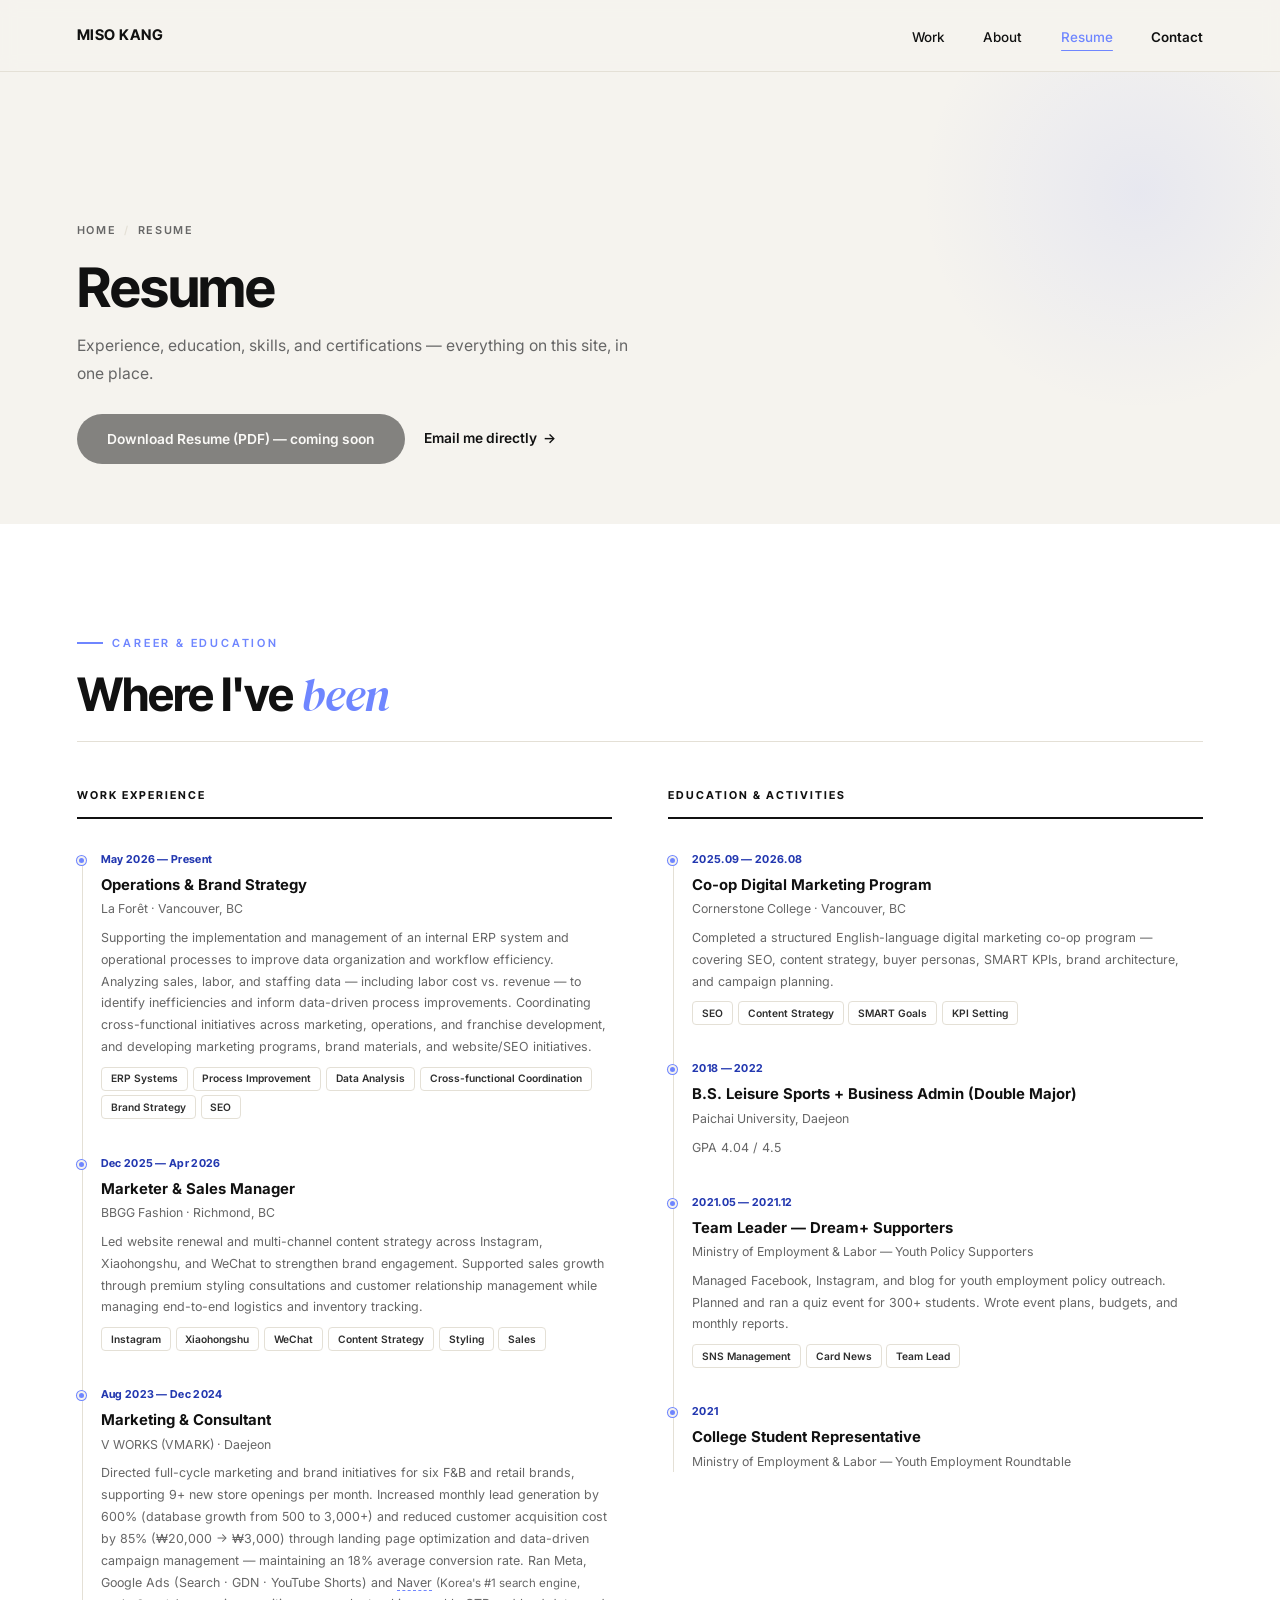
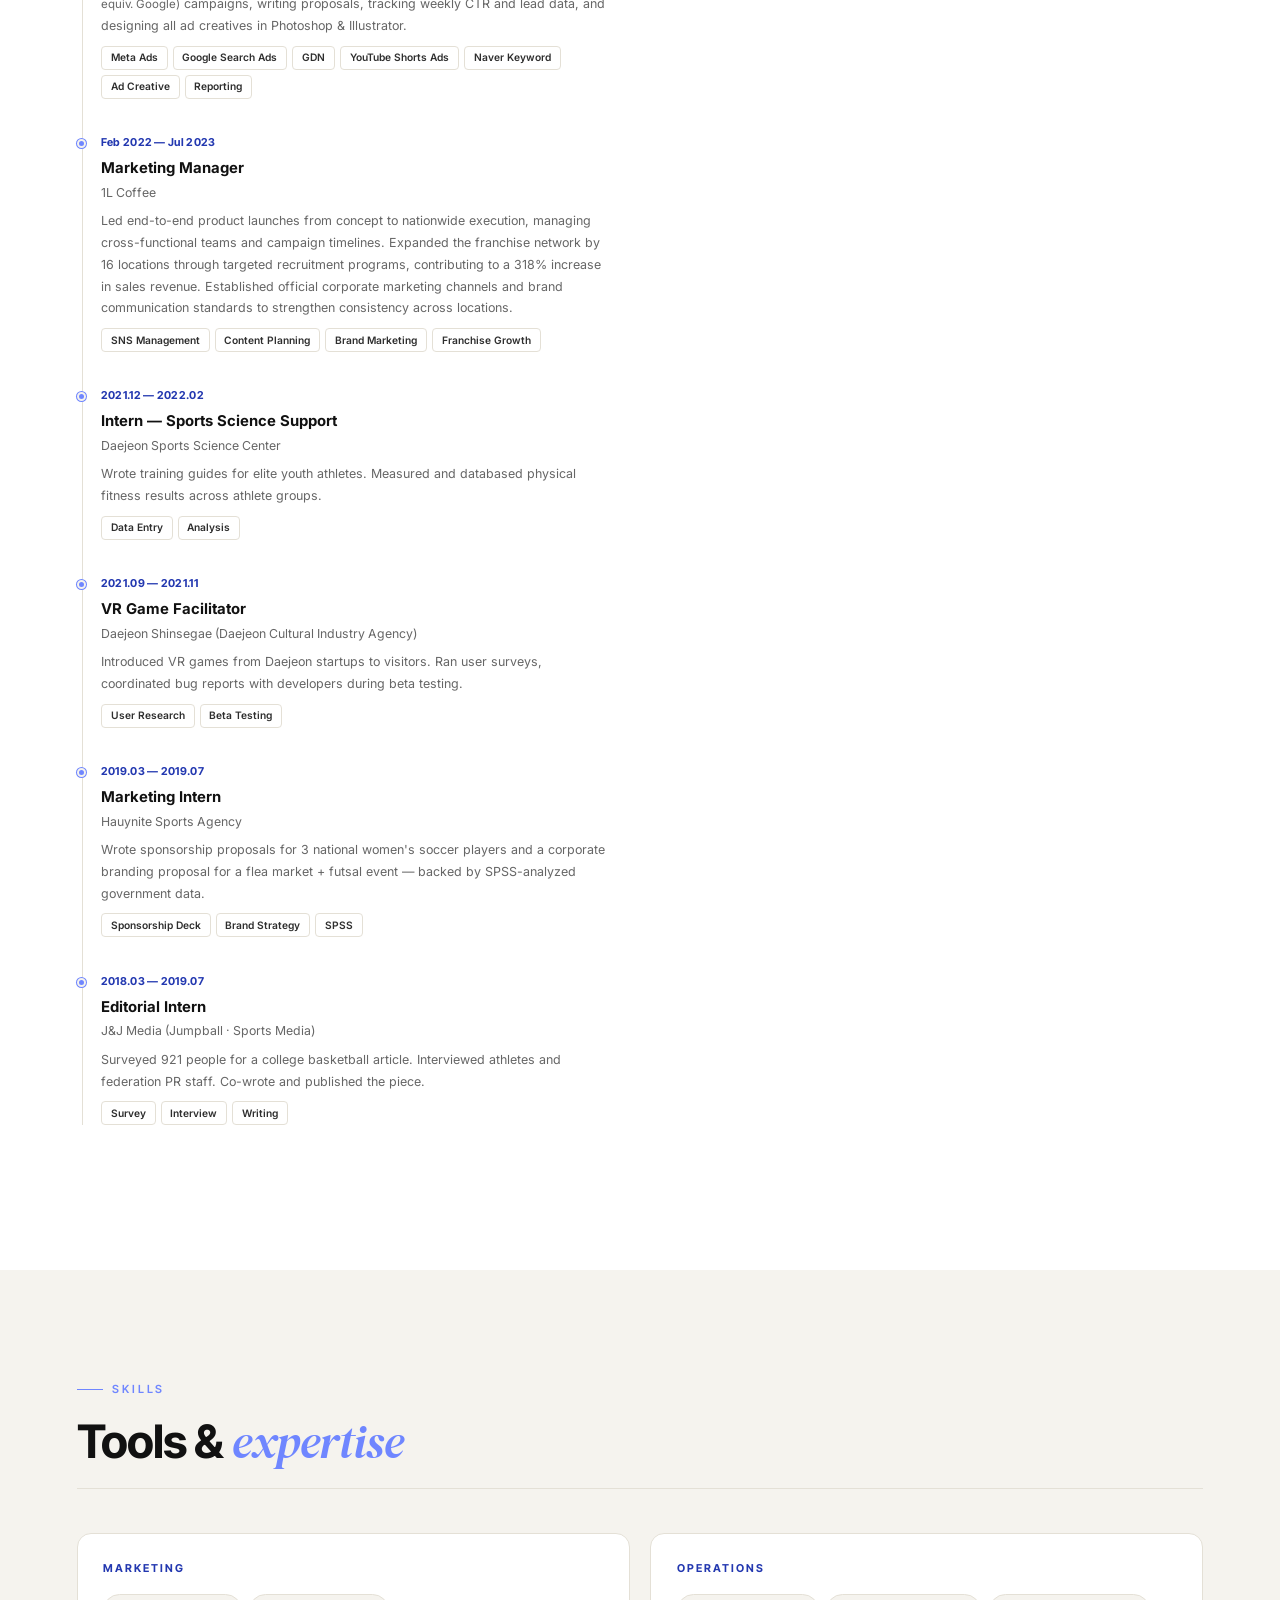
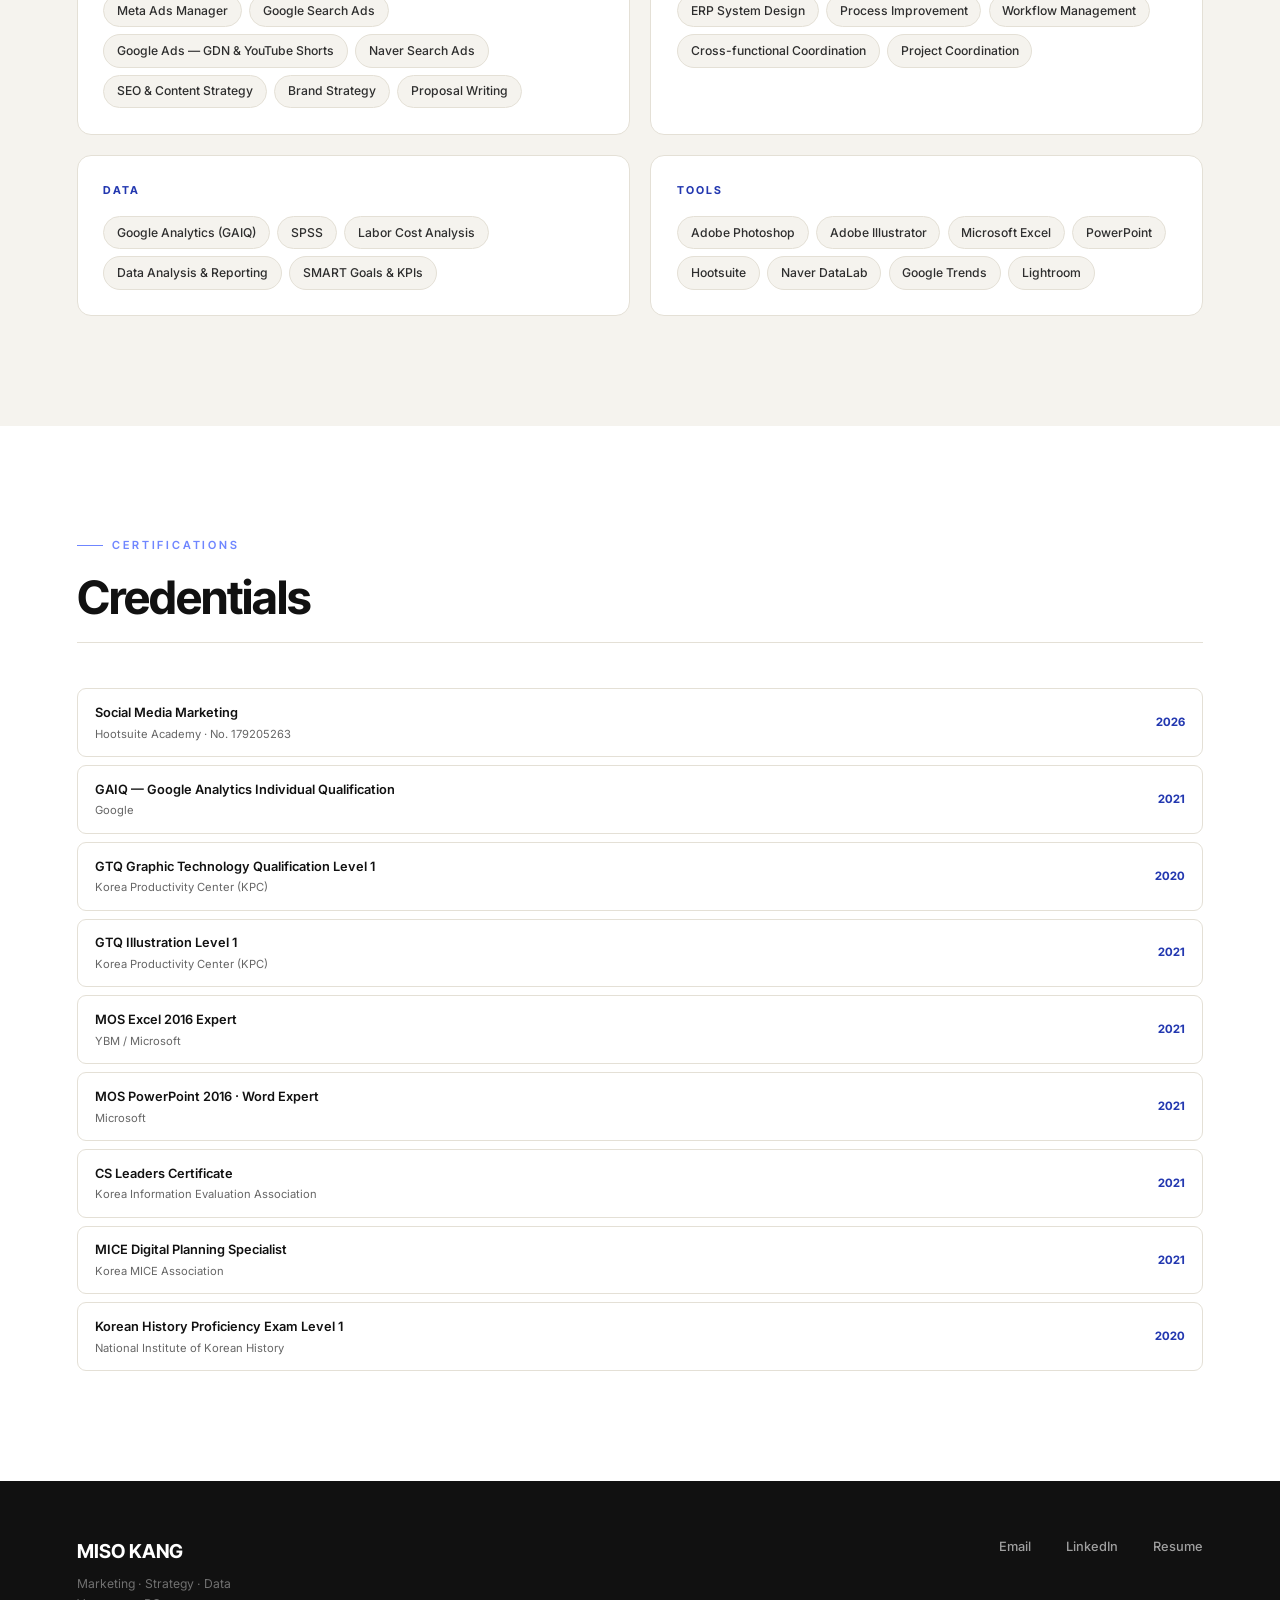
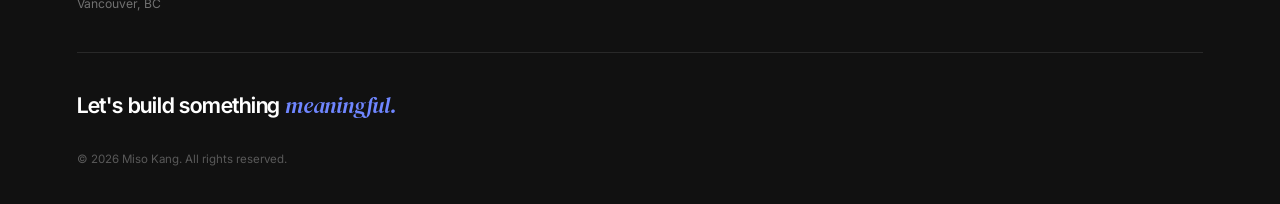
<file: resume.html>
<!DOCTYPE html>
<html lang="en">
<head>
  <!-- Google tag (gtag.js) -->
  <script async src="https://www.googletagmanager.com/gtag/js?id=G-EFH31JQB9R"></script>
  <script>
    window.dataLayer = window.dataLayer || [];
    function gtag(){dataLayer.push(arguments);}
    gtag('js', new Date());
    gtag('config', 'G-EFH31JQB9R');
  </script>
  <meta charset="UTF-8" />
  <meta name="viewport" content="width=device-width, initial-scale=1.0" />
  <title>Resume · Miso Kang</title>
  <meta name="description" content="Miso Kang's resume — Experience, Education, Skills, and Certifications in Marketing, Operations, and Data." />
  <link href="https://fonts.googleapis.com/css2?family=Inter:wght@400;500;600;700&family=Inter+Tight:wght@500;600;700;800&family=DM+Serif+Display:ital@1&display=swap" rel="stylesheet" />
  <link rel="stylesheet" href="style.css" />
</head>
<body>
<div class="page-wrap">

<!-- NAV -->
<nav class="site-nav">
  <a class="logo" href="index.html">MISO KANG</a>
  <ul class="nav-ul" id="nav">
    <li><a href="projects.html">Work</a></li>
    <li><a href="about.html">About</a></li>
    <li><a href="resume.html" class="active">Resume</a></li>
    <li><a href="contact.html" class="nav-cta">Contact</a></li>
  </ul>
  <div class="burger" onclick="toggleNav()"><span></span><span></span><span></span></div>
</nav>

<!-- PAGE HEADER -->
<div class="page-hero">
  <div class="w">
    <div class="ph-breadcrumb"><a href="index.html">Home</a> <span>/</span> Resume</div>
    <h1 class="ph-title" style="margin-top:1.1rem">Resume</h1>
    <p class="ph-sub">Experience, education, skills, and certifications — everything on this site, in one place.</p>
    <div style="margin-top:1.6rem;display:flex;align-items:center;gap:1.2rem;flex-wrap:wrap">
      <span class="btn btn-fill" style="opacity:.5;cursor:not-allowed" title="PDF coming soon">Download Resume (PDF) — coming soon</span>
      <a class="btn-text" href="contact.html#resume">Email me directly</a>
    </div>
  </div>
</div>

<!-- EXPERIENCE & EDUCATION -->
<section class="section section--cream">
  <div class="w">
    <p class="slabel">Career &amp; Education</p>
    <h2 class="stitle">Where I've <em>been</em></h2>
    <hr class="rule" />
    <div class="exp-g">
      <div>
        <div class="exp-col-lbl">Work Experience</div>
        <div class="tl">
          <div class="tl-item fade-in">
            <div class="tl-period">May 2026 — Present</div>
            <div class="tl-role">Operations &amp; Brand Strategy</div>
            <div class="tl-org">La Forêt · Vancouver, BC</div>
            <div class="tl-desc">Supporting the implementation and management of an internal ERP system and operational processes to improve data organization and workflow efficiency. Analyzing sales, labor, and staffing data — including labor cost vs. revenue — to identify inefficiencies and inform data-driven process improvements. Coordinating cross-functional initiatives across marketing, operations, and franchise development, and developing marketing programs, brand materials, and website/SEO initiatives.</div>
            <div class="tl-tags"><span class="tl-tag">ERP Systems</span><span class="tl-tag">Process Improvement</span><span class="tl-tag">Data Analysis</span><span class="tl-tag">Cross-functional Coordination</span><span class="tl-tag">Brand Strategy</span><span class="tl-tag">SEO</span></div>
          </div>
          <div class="tl-item fade-in">
            <div class="tl-period">Dec 2025 — Apr 2026</div>
            <div class="tl-role">Marketer &amp; Sales Manager</div>
            <div class="tl-org">BBGG Fashion · Richmond, BC</div>
            <div class="tl-desc">Led website renewal and multi-channel content strategy across Instagram, Xiaohongshu, and WeChat to strengthen brand engagement. Supported sales growth through premium styling consultations and customer relationship management while managing end-to-end logistics and inventory tracking.</div>
            <div class="tl-tags"><span class="tl-tag">Instagram</span><span class="tl-tag">Xiaohongshu</span><span class="tl-tag">WeChat</span><span class="tl-tag">Content Strategy</span><span class="tl-tag">Styling</span><span class="tl-tag">Sales</span></div>
          </div>
          <div class="tl-item fade-in">
            <div class="tl-period">Aug 2023 — Dec 2024</div>
            <div class="tl-role">Marketing &amp; Consultant</div>
            <div class="tl-org">V WORKS (VMARK) · Daejeon</div>
            <div class="tl-desc">Directed full-cycle marketing and brand initiatives for six F&amp;B and retail brands, supporting 9+ new store openings per month. Increased monthly lead generation by 600% (database growth from 500 to 3,000+) and reduced customer acquisition cost by 85% (₩20,000 → ₩3,000) through landing page optimization and data-driven campaign management — maintaining an 18% average conversion rate. Ran Meta, Google Ads (Search · GDN · YouTube Shorts) and <span class="nv">Naver</span> <span style="font-size:.72rem;color:var(--mute)">(Korea's #1 search engine, equiv. Google)</span> campaigns, writing proposals, tracking weekly CTR and lead data, and designing all ad creatives in Photoshop &amp; Illustrator.</div>
            <div class="tl-tags"><span class="tl-tag">Meta Ads</span><span class="tl-tag">Google Search Ads</span><span class="tl-tag">GDN</span><span class="tl-tag">YouTube Shorts Ads</span><span class="tl-tag">Naver Keyword</span><span class="tl-tag">Ad Creative</span><span class="tl-tag">Reporting</span></div>
          </div>
          <div class="tl-item fade-in">
            <div class="tl-period">Feb 2022 — Jul 2023</div>
            <div class="tl-role">Marketing Manager</div>
            <div class="tl-org">1L Coffee</div>
            <div class="tl-desc">Led end-to-end product launches from concept to nationwide execution, managing cross-functional teams and campaign timelines. Expanded the franchise network by 16 locations through targeted recruitment programs, contributing to a 318% increase in sales revenue. Established official corporate marketing channels and brand communication standards to strengthen consistency across locations.</div>
            <div class="tl-tags"><span class="tl-tag">SNS Management</span><span class="tl-tag">Content Planning</span><span class="tl-tag">Brand Marketing</span><span class="tl-tag">Franchise Growth</span></div>
          </div>
          <div class="tl-item fade-in">
            <div class="tl-period">2021.12 — 2022.02</div>
            <div class="tl-role">Intern — Sports Science Support</div>
            <div class="tl-org">Daejeon Sports Science Center</div>
            <div class="tl-desc">Wrote training guides for elite youth athletes. Measured and databased physical fitness results across athlete groups.</div>
            <div class="tl-tags"><span class="tl-tag">Data Entry</span><span class="tl-tag">Analysis</span></div>
          </div>
          <div class="tl-item fade-in">
            <div class="tl-period">2021.09 — 2021.11</div>
            <div class="tl-role">VR Game Facilitator</div>
            <div class="tl-org">Daejeon Shinsegae (Daejeon Cultural Industry Agency)</div>
            <div class="tl-desc">Introduced VR games from Daejeon startups to visitors. Ran user surveys, coordinated bug reports with developers during beta testing.</div>
            <div class="tl-tags"><span class="tl-tag">User Research</span><span class="tl-tag">Beta Testing</span></div>
          </div>
          <div class="tl-item fade-in">
            <div class="tl-period">2019.03 — 2019.07</div>
            <div class="tl-role">Marketing Intern</div>
            <div class="tl-org">Hauynite Sports Agency</div>
            <div class="tl-desc">Wrote sponsorship proposals for 3 national women's soccer players and a corporate branding proposal for a flea market + futsal event — backed by SPSS-analyzed government data.</div>
            <div class="tl-tags"><span class="tl-tag">Sponsorship Deck</span><span class="tl-tag">Brand Strategy</span><span class="tl-tag">SPSS</span></div>
          </div>
          <div class="tl-item fade-in">
            <div class="tl-period">2018.03 — 2019.07</div>
            <div class="tl-role">Editorial Intern</div>
            <div class="tl-org">J&amp;J Media (Jumpball · Sports Media)</div>
            <div class="tl-desc">Surveyed 921 people for a college basketball article. Interviewed athletes and federation PR staff. Co-wrote and published the piece.</div>
            <div class="tl-tags"><span class="tl-tag">Survey</span><span class="tl-tag">Interview</span><span class="tl-tag">Writing</span></div>
          </div>
        </div>
      </div>
      <div>
        <div class="exp-col-lbl">Education &amp; Activities</div>
        <div class="tl">
          <div class="tl-item fade-in">
            <div class="tl-period">2025.09 — 2026.08</div>
            <div class="tl-role">Co-op Digital Marketing Program</div>
            <div class="tl-org">Cornerstone College · Vancouver, BC</div>
            <div class="tl-desc">Completed a structured English-language digital marketing co-op program — covering SEO, content strategy, buyer personas, SMART KPIs, brand architecture, and campaign planning.</div>
            <div class="tl-tags"><span class="tl-tag">SEO</span><span class="tl-tag">Content Strategy</span><span class="tl-tag">SMART Goals</span><span class="tl-tag">KPI Setting</span></div>
          </div>
          <div class="tl-item fade-in">
            <div class="tl-period">2018 — 2022</div>
            <div class="tl-role">B.S. Leisure Sports + Business Admin (Double Major)</div>
            <div class="tl-org">Paichai University, Daejeon</div>
            <div class="tl-desc">GPA 4.04 / 4.5</div>
          </div>
          <div class="tl-item fade-in">
            <div class="tl-period">2021.05 — 2021.12</div>
            <div class="tl-role">Team Leader — Dream+ Supporters</div>
            <div class="tl-org">Ministry of Employment &amp; Labor — Youth Policy Supporters</div>
            <div class="tl-desc">Managed Facebook, Instagram, and blog for youth employment policy outreach. Planned and ran a quiz event for 300+ students. Wrote event plans, budgets, and monthly reports.</div>
            <div class="tl-tags"><span class="tl-tag">SNS Management</span><span class="tl-tag">Card News</span><span class="tl-tag">Team Lead</span></div>
          </div>
          <div class="tl-item fade-in">
            <div class="tl-period">2021</div>
            <div class="tl-role">College Student Representative</div>
            <div class="tl-org">Ministry of Employment &amp; Labor — Youth Employment Roundtable</div>
          </div>
        </div>
      </div>
    </div>
  </div>
</section>

<!-- SKILLS -->
<section class="section">
  <div class="w">
    <p class="slabel">Skills</p>
    <h2 class="stitle">Tools &amp; <em>expertise</em></h2>
    <hr class="rule" />
    <div class="skillcat-grid">
      <div class="skillcat" data-reveal="up" data-delay="0">
        <div class="skillcat-title">Marketing</div>
        <div class="skillcat-tags">
          <span class="skilltag">Meta Ads Manager</span><span class="skilltag">Google Search Ads</span>
          <span class="skilltag">Google Ads — GDN &amp; YouTube Shorts</span><span class="skilltag">Naver Search Ads</span>
          <span class="skilltag">SEO &amp; Content Strategy</span><span class="skilltag">Brand Strategy</span>
          <span class="skilltag">Proposal Writing</span>
        </div>
      </div>
      <div class="skillcat" data-reveal="up" data-delay=".06">
        <div class="skillcat-title">Operations</div>
        <div class="skillcat-tags">
          <span class="skilltag">ERP System Design</span><span class="skilltag">Process Improvement</span>
          <span class="skilltag">Workflow Management</span><span class="skilltag">Cross-functional Coordination</span>
          <span class="skilltag">Project Coordination</span>
        </div>
      </div>
      <div class="skillcat" data-reveal="up" data-delay=".12">
        <div class="skillcat-title">Data</div>
        <div class="skillcat-tags">
          <span class="skilltag">Google Analytics (GAIQ)</span><span class="skilltag">SPSS</span>
          <span class="skilltag">Labor Cost Analysis</span><span class="skilltag">Data Analysis &amp; Reporting</span>
          <span class="skilltag">SMART Goals &amp; KPIs</span>
        </div>
      </div>
      <div class="skillcat" data-reveal="up" data-delay=".18">
        <div class="skillcat-title">Tools</div>
        <div class="skillcat-tags">
          <span class="skilltag">Adobe Photoshop</span><span class="skilltag">Adobe Illustrator</span>
          <span class="skilltag">Microsoft Excel</span><span class="skilltag">PowerPoint</span>
          <span class="skilltag">Hootsuite</span><span class="skilltag">Naver DataLab</span>
          <span class="skilltag">Google Trends</span><span class="skilltag">Lightroom</span>
        </div>
      </div>
    </div>
  </div>
</section>

<!-- CERTIFICATIONS -->
<section class="section section--cream">
  <div class="w">
    <p class="slabel">Certifications</p>
    <h2 class="stitle">Credentials</h2>
    <hr class="rule" />
    <div class="cert-list" data-reveal="up">
      <div class="cert-row"><div><div class="cert-name">Social Media Marketing</div><div class="cert-org">Hootsuite Academy · No. 179205263</div></div><span class="cert-yr">2026</span></div>
      <div class="cert-row"><div><div class="cert-name">GAIQ — Google Analytics Individual Qualification</div><div class="cert-org">Google</div></div><span class="cert-yr">2021</span></div>
      <div class="cert-row"><div><div class="cert-name">GTQ Graphic Technology Qualification Level 1</div><div class="cert-org">Korea Productivity Center (KPC)</div></div><span class="cert-yr">2020</span></div>
      <div class="cert-row"><div><div class="cert-name">GTQ Illustration Level 1</div><div class="cert-org">Korea Productivity Center (KPC)</div></div><span class="cert-yr">2021</span></div>
      <div class="cert-row"><div><div class="cert-name">MOS Excel 2016 Expert</div><div class="cert-org">YBM / Microsoft</div></div><span class="cert-yr">2021</span></div>
      <div class="cert-row"><div><div class="cert-name">MOS PowerPoint 2016 · Word Expert</div><div class="cert-org">Microsoft</div></div><span class="cert-yr">2021</span></div>
      <div class="cert-row"><div><div class="cert-name">CS Leaders Certificate</div><div class="cert-org">Korea Information Evaluation Association</div></div><span class="cert-yr">2021</span></div>
      <div class="cert-row"><div><div class="cert-name">MICE Digital Planning Specialist</div><div class="cert-org">Korea MICE Association</div></div><span class="cert-yr">2021</span></div>
      <div class="cert-row"><div><div class="cert-name">Korean History Proficiency Exam Level 1</div><div class="cert-org">National Institute of Korean History</div></div><span class="cert-yr">2020</span></div>
    </div>
  </div>
</section>

</div><!-- /page-wrap -->

<!-- FOOTER -->
<footer>
  <div class="footer-top">
    <div class="footer-brand">
      <div class="fl">MISO KANG</div>
      <div class="footer-tagline">Marketing · Strategy · Data<br>Vancouver, BC</div>
    </div>
    <nav class="footer-links">
      <a href="mailto:yejin263437@gmail.com">Email</a>
      <a href="contact.html#resume" title="LinkedIn — coming soon">LinkedIn</a>
      <a href="resume.html">Resume</a>
    </nav>
  </div>
  <p class="footer-cta">Let's build something <em>meaningful.</em></p>
  <p class="footer-bottom">© 2026 Miso Kang. All rights reserved.</p>
</footer>

<button class="back-top" id="bt" onclick="scrollTo({top:0,behavior:'smooth'})">↑</button>

<script src="motion.js"></script>
</body>
</html>
</file>
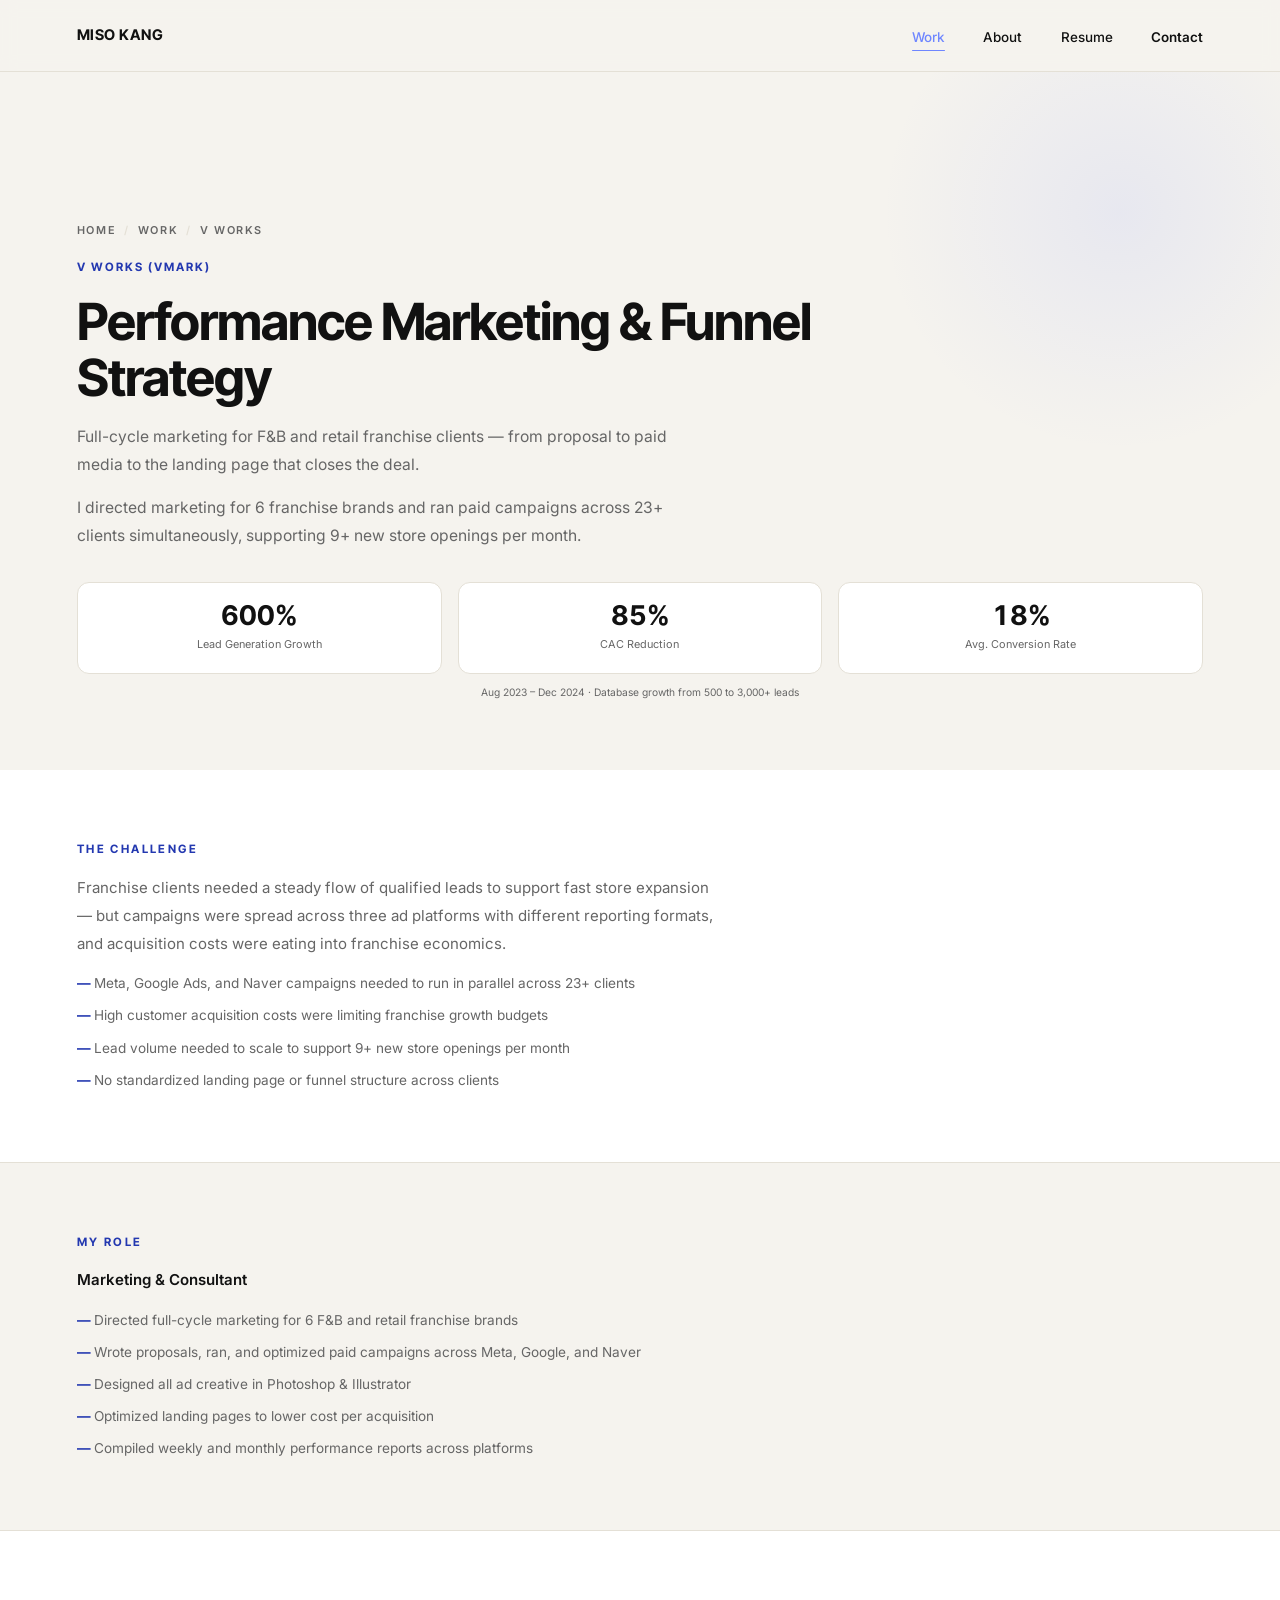
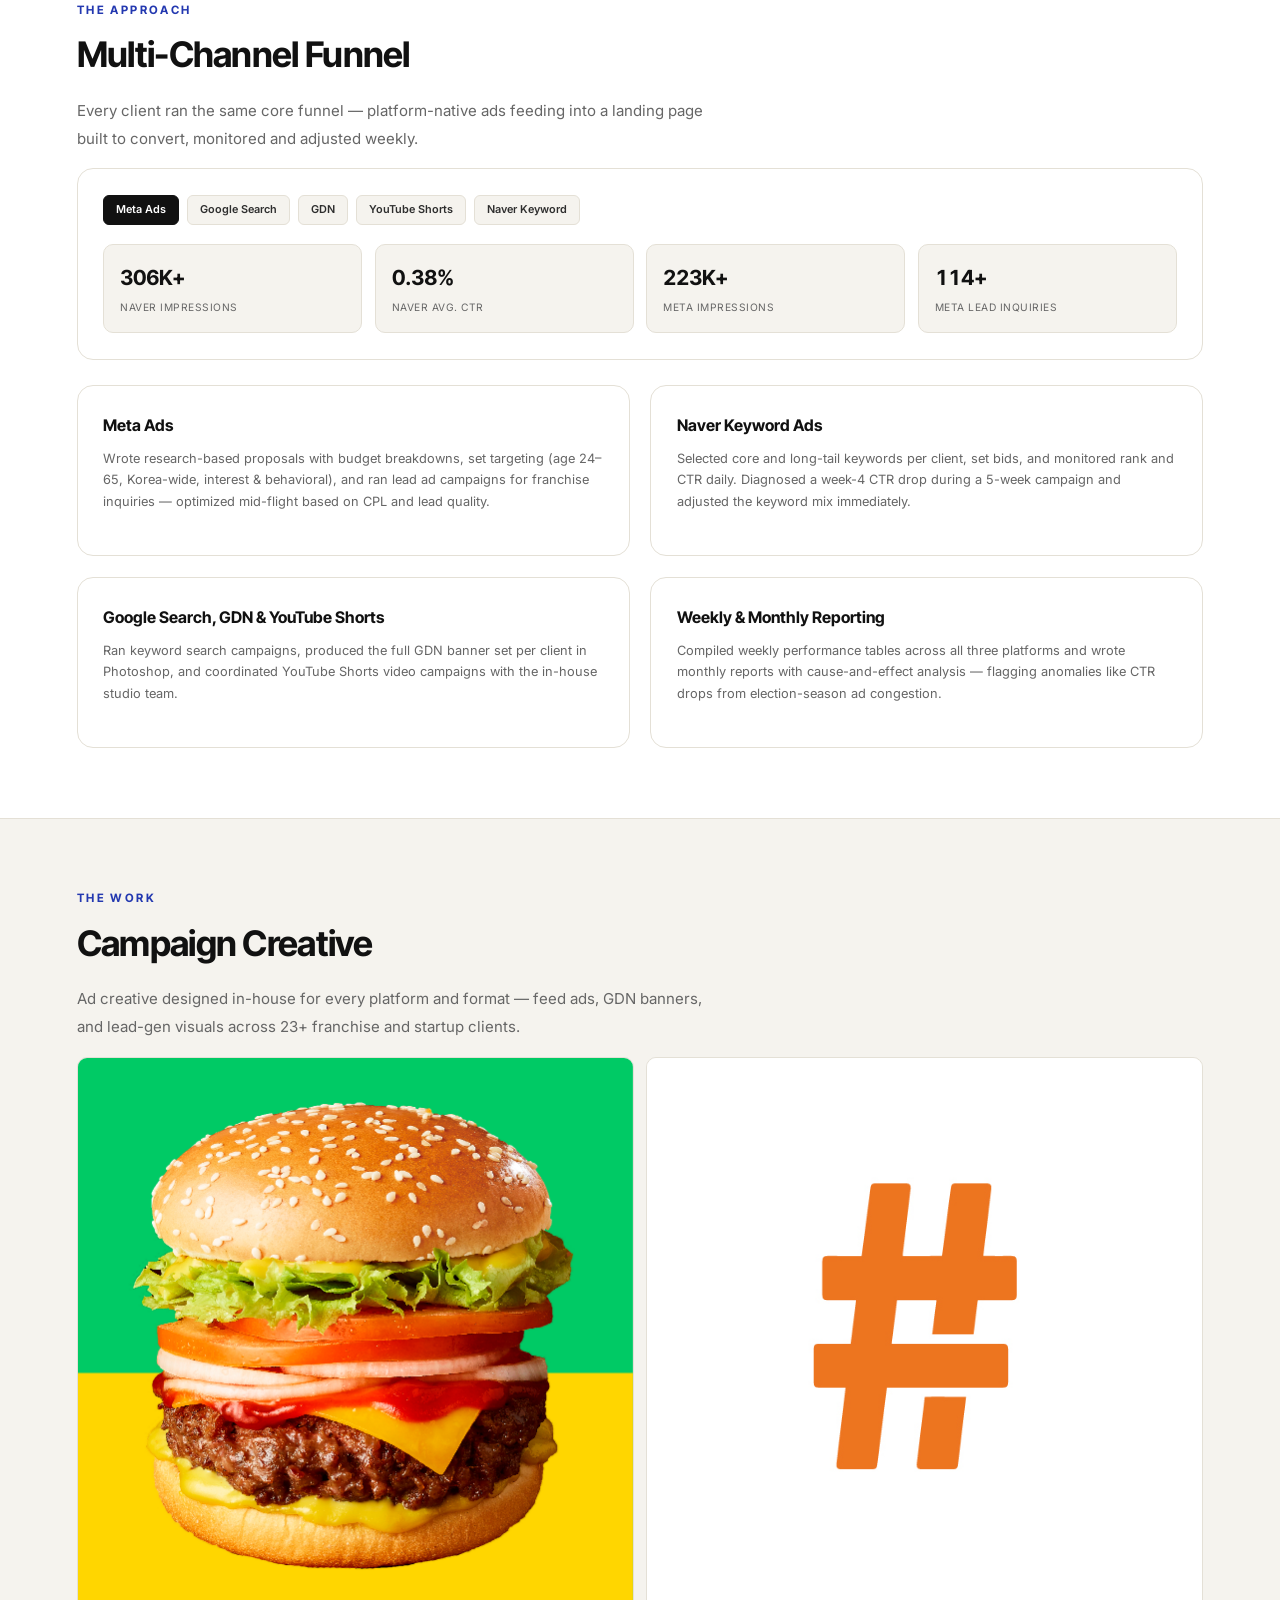
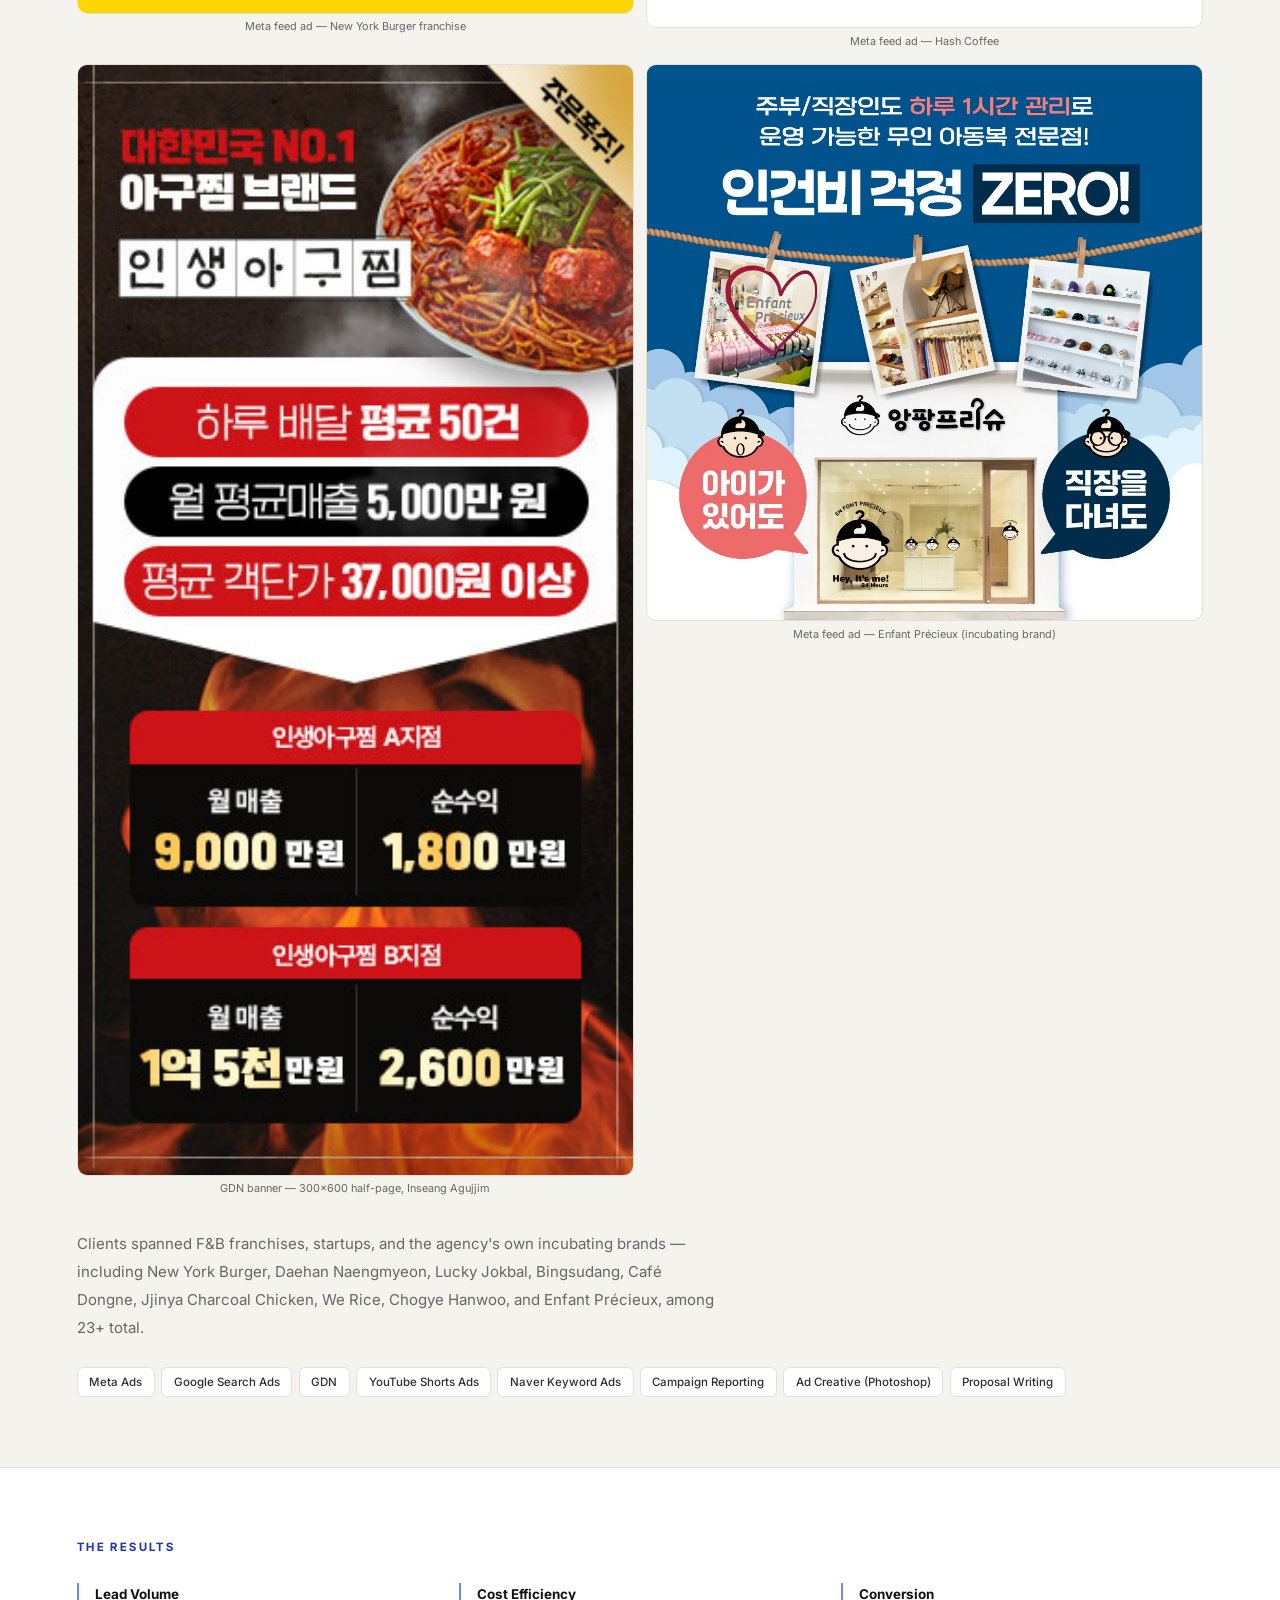
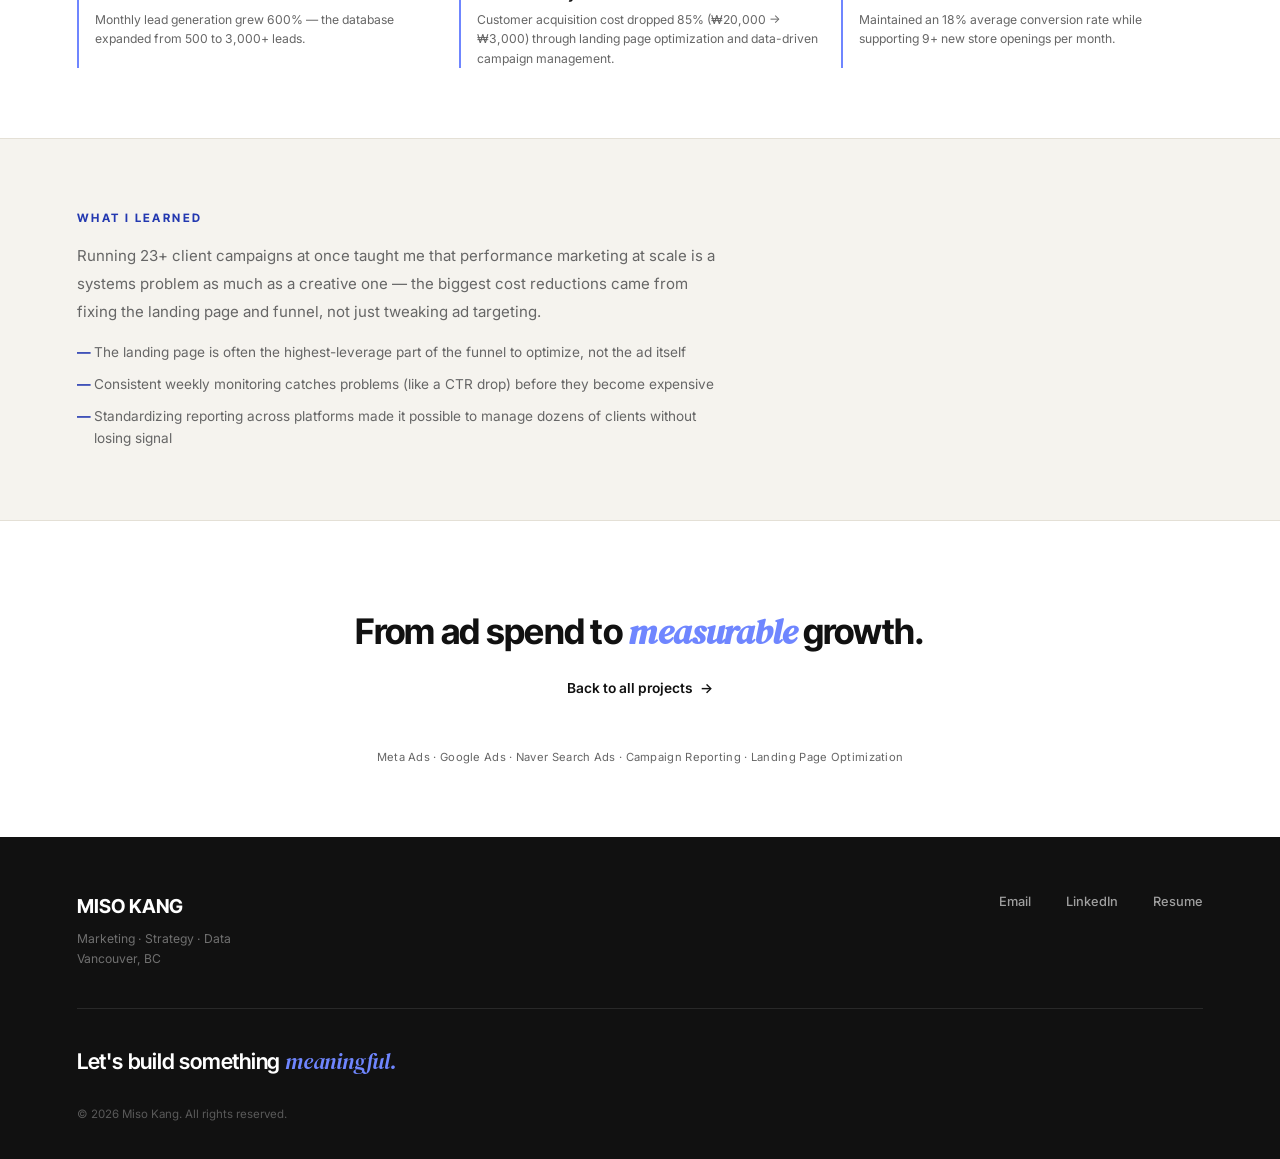
<file: vworks.html>
<!DOCTYPE html>
<html lang="en">
<head>
  <!-- Google tag (gtag.js) -->
  <script async src="https://www.googletagmanager.com/gtag/js?id=G-EFH31JQB9R"></script>
  <script>
    window.dataLayer = window.dataLayer || [];
    function gtag(){dataLayer.push(arguments);}
    gtag('js', new Date());
    gtag('config', 'G-EFH31JQB9R');
  </script>
  <meta charset="UTF-8" />
  <meta name="viewport" content="width=device-width, initial-scale=1.0" />
  <title>V WORKS — Performance Marketing &amp; Funnel Strategy · Miso Kang</title>
  <meta name="description" content="Multi-channel performance marketing for 23+ F&amp;B franchise clients — Meta, Google Ads, and Naver campaigns, landing page optimization, and full-funnel reporting at V WORKS (VMARK)." />
  <link href="https://fonts.googleapis.com/css2?family=Inter:wght@400;500;600;700&family=Inter+Tight:wght@500;600;700;800&family=DM+Serif+Display:ital@1&display=swap" rel="stylesheet" />
  <link rel="stylesheet" href="style.css" />
</head>
<body>
<div class="page-wrap">

<!-- NAV -->
<nav class="site-nav">
  <a class="logo" href="index.html">MISO KANG</a>
  <ul class="nav-ul" id="nav">
    <li><a href="projects.html" class="active">Work</a></li>
    <li><a href="about.html">About</a></li>
    <li><a href="resume.html">Resume</a></li>
    <li><a href="contact.html" class="nav-cta">Contact</a></li>
  </ul>
  <div class="burger" onclick="toggleNav()"><span></span><span></span><span></span></div>
</nav>

<!-- HERO -->
<div class="cs-hero">
  <div class="w">
    <div class="ph-breadcrumb"><a href="index.html">Home</a> <span>/</span> <a href="projects.html">Work</a> <span>/</span> V WORKS</div>
    <div class="cs-hero-org" style="margin-top:1.1rem">V WORKS (VMARK)</div>
    <h1 class="cs-hero-title">Performance Marketing &amp; Funnel Strategy</h1>
    <p class="cs-hero-sub" style="margin-bottom:.9rem">Full-cycle marketing for F&amp;B and retail franchise clients — from proposal to paid media to the landing page that closes the deal.</p>
    <p class="cs-hero-sub">I directed marketing for 6 franchise brands and ran paid campaigns across 23+ clients simultaneously, supporting 9+ new store openings per month.</p>

    <div class="hero-kpi-row" data-reveal="up">
      <div class="hero-kpi"><div class="hero-kpi-val" data-count-to="600" data-count-suffix="%">0%</div><div class="hero-kpi-lbl">Lead Generation Growth</div></div>
      <div class="hero-kpi"><div class="hero-kpi-val" data-count-to="85" data-count-suffix="%">0%</div><div class="hero-kpi-lbl">CAC Reduction</div></div>
      <div class="hero-kpi"><div class="hero-kpi-val" data-count-to="18" data-count-suffix="%">0%</div><div class="hero-kpi-lbl">Avg. Conversion Rate</div></div>
    </div>
    <div class="hero-kpi-note">Aug 2023 – Dec 2024 · Database growth from 500 to 3,000+ leads</div>
  </div>
</div>

<!-- THE CHALLENGE -->
<section class="cs-section section--cream">
  <div class="w">
    <div class="cs-num" data-reveal="up">The Challenge</div>
    <p class="cs-p" data-reveal="up" data-delay=".05">Franchise clients needed a steady flow of qualified leads to support fast store expansion — but campaigns were spread across three ad platforms with different reporting formats, and acquisition costs were eating into franchise economics.</p>
    <ul class="tight-list" data-reveal="up" data-delay=".1">
      <li>Meta, Google Ads, and Naver campaigns needed to run in parallel across 23+ clients</li>
      <li>High customer acquisition costs were limiting franchise growth budgets</li>
      <li>Lead volume needed to scale to support 9+ new store openings per month</li>
      <li>No standardized landing page or funnel structure across clients</li>
    </ul>
  </div>
</section>

<!-- MY ROLE -->
<section class="cs-section">
  <div class="w">
    <div class="cs-num" data-reveal="up">My Role</div>
    <p class="cs-p" data-reveal="up" data-delay=".05" style="font-weight:600;color:var(--ink)">Marketing &amp; Consultant</p>
    <ul class="tight-list" data-reveal="up" data-delay=".1">
      <li>Directed full-cycle marketing for 6 F&amp;B and retail franchise brands</li>
      <li>Wrote proposals, ran, and optimized paid campaigns across Meta, Google, and Naver</li>
      <li>Designed all ad creative in Photoshop &amp; Illustrator</li>
      <li>Optimized landing pages to lower cost per acquisition</li>
      <li>Compiled weekly and monthly performance reports across platforms</li>
    </ul>
  </div>
</section>

<!-- THE APPROACH -->
<section class="cs-section section--cream">
  <div class="w">
    <div class="cs-num" data-reveal="up">The Approach</div>
    <h2 class="cs-h" data-reveal="up" data-delay=".05">Multi-Channel Funnel</h2>
    <p class="cs-p" data-reveal="up" data-delay=".1">Every client ran the same core funnel — platform-native ads feeding into a landing page built to convert, monitored and adjusted weekly.</p>

    <div class="illus" data-reveal="up" data-delay=".15">
      <div class="illus-modrow">
        <span class="illus-mod is-active">Meta Ads</span>
        <span class="illus-mod">Google Search</span>
        <span class="illus-mod">GDN</span>
        <span class="illus-mod">YouTube Shorts</span>
        <span class="illus-mod">Naver Keyword</span>
      </div>
      <div class="illus-kpis" style="grid-template-columns:repeat(4,1fr)">
        <div class="illus-kpi"><div class="illus-kpi-val">306K+</div><div class="illus-kpi-lbl">Naver Impressions</div></div>
        <div class="illus-kpi"><div class="illus-kpi-val">0.38%</div><div class="illus-kpi-lbl">Naver Avg. CTR</div></div>
        <div class="illus-kpi"><div class="illus-kpi-val">223K+</div><div class="illus-kpi-lbl">Meta Impressions</div></div>
        <div class="illus-kpi"><div class="illus-kpi-val">114+</div><div class="illus-kpi-lbl">Meta Lead Inquiries</div></div>
      </div>
    </div>

    <div class="core-grid" style="grid-template-columns:1fr 1fr;margin-top:1.6rem">
      <div class="core-card" data-reveal="up" data-delay="0">
        <div class="core-title">Meta Ads</div>
        <div class="core-desc">Wrote research-based proposals with budget breakdowns, set targeting (age 24–65, Korea-wide, interest &amp; behavioral), and ran lead ad campaigns for franchise inquiries — optimized mid-flight based on CPL and lead quality.</div>
      </div>
      <div class="core-card" data-reveal="up" data-delay=".08">
        <div class="core-title">Naver Keyword Ads</div>
        <div class="core-desc">Selected core and long-tail keywords per client, set bids, and monitored rank and CTR daily. Diagnosed a week-4 CTR drop during a 5-week campaign and adjusted the keyword mix immediately.</div>
      </div>
      <div class="core-card" data-reveal="up" data-delay=".16">
        <div class="core-title">Google Search, GDN &amp; YouTube Shorts</div>
        <div class="core-desc">Ran keyword search campaigns, produced the full GDN banner set per client in Photoshop, and coordinated YouTube Shorts video campaigns with the in-house studio team.</div>
      </div>
      <div class="core-card" data-reveal="up" data-delay=".24">
        <div class="core-title">Weekly &amp; Monthly Reporting</div>
        <div class="core-desc">Compiled weekly performance tables across all three platforms and wrote monthly reports with cause-and-effect analysis — flagging anomalies like CTR drops from election-season ad congestion.</div>
      </div>
    </div>
  </div>
</section>

<!-- THE WORK -->
<section class="cs-section">
  <div class="w">
    <div class="cs-num" data-reveal="up">The Work</div>
    <h2 class="cs-h" data-reveal="up" data-delay=".05">Campaign Creative</h2>
    <p class="cs-p" data-reveal="up" data-delay=".1">Ad creative designed in-house for every platform and format — feed ads, GDN banners, and lead-gen visuals across 23+ franchise and startup clients.</p>

    <div class="ms-img-row" data-reveal="up" data-delay=".15">
      <div><img src="vw_ad_nyburger.png" alt="New York Burger Meta ad" class="ms-img"/><div class="ms-img-cap">Meta feed ad — New York Burger franchise</div></div>
      <div><img src="vw_ad_hashcafe.jpg" alt="Hash Coffee Meta ad" class="ms-img"/><div class="ms-img-cap">Meta feed ad — Hash Coffee</div></div>
    </div>
    <div class="ms-img-row" style="margin-top:.8rem" data-reveal="up" data-delay=".2">
      <div><img src="vw_gdn_agujjim3.jpg" alt="GDN 300x600" class="ms-img"/><div class="ms-img-cap">GDN banner — 300×600 half-page, Inseang Agujjim</div></div>
      <div><img src="anfang1.jpg" alt="Enfant Précieux Meta ad" class="ms-img"/><div class="ms-img-cap">Meta feed ad — Enfant Précieux (incubating brand)</div></div>
    </div>

    <p class="cs-p" style="margin-top:2rem" data-reveal="up">Clients spanned F&amp;B franchises, startups, and the agency's own incubating brands — including New York Burger, Daehan Naengmyeon, Lucky Jokbal, Bingsudang, Café Dongne, Jjinya Charcoal Chicken, We Rice, Chogye Hanwoo, and Enfant Précieux, among 23+ total.</p>

    <div class="tools-wrap" data-reveal="up" data-delay=".1" style="margin-top:1.6rem">
      <span class="tool">Meta Ads</span>
      <span class="tool">Google Search Ads</span>
      <span class="tool">GDN</span>
      <span class="tool">YouTube Shorts Ads</span>
      <span class="tool">Naver Keyword Ads</span>
      <span class="tool">Campaign Reporting</span>
      <span class="tool">Ad Creative (Photoshop)</span>
      <span class="tool">Proposal Writing</span>
    </div>
  </div>
</section>

<!-- THE RESULTS -->
<section class="cs-section section--cream">
  <div class="w">
    <div class="cs-num" data-reveal="up">The Results</div>
    <div class="insight-row">
      <div class="insight-item" data-reveal="up" data-delay="0">
        <div class="insight-title">Lead Volume</div>
        <div class="insight-desc">Monthly lead generation grew 600% — the database expanded from 500 to 3,000+ leads.</div>
      </div>
      <div class="insight-item" data-reveal="up" data-delay=".06">
        <div class="insight-title">Cost Efficiency</div>
        <div class="insight-desc">Customer acquisition cost dropped 85% (₩20,000 → ₩3,000) through landing page optimization and data-driven campaign management.</div>
      </div>
      <div class="insight-item" data-reveal="up" data-delay=".12">
        <div class="insight-title">Conversion</div>
        <div class="insight-desc">Maintained an 18% average conversion rate while supporting 9+ new store openings per month.</div>
      </div>
    </div>
  </div>
</section>

<!-- WHAT I LEARNED -->
<section class="cs-section">
  <div class="w">
    <div class="cs-num" data-reveal="up">What I Learned</div>
    <p class="cs-p" data-reveal="up" data-delay=".05">Running 23+ client campaigns at once taught me that performance marketing at scale is a systems problem as much as a creative one — the biggest cost reductions came from fixing the landing page and funnel, not just tweaking ad targeting.</p>
    <ul class="tight-list" data-reveal="up" data-delay=".1">
      <li>The landing page is often the highest-leverage part of the funnel to optimize, not the ad itself</li>
      <li>Consistent weekly monitoring catches problems (like a CTR drop) before they become expensive</li>
      <li>Standardizing reporting across platforms made it possible to manage dozens of clients without losing signal</li>
    </ul>
  </div>
</section>

<!-- FINAL TAKEAWAY -->
<section class="cs-section section--cream" style="text-align:center;padding-top:90px;padding-bottom:70px">
  <div class="w">
    <h2 class="cs-h" data-reveal="up" style="margin:0 auto;max-width:none">From ad spend to <em style="font-family:var(--font-serif);font-style:italic;color:var(--accent)">measurable</em> growth.</h2>
    <div style="margin-top:1.3rem" data-reveal="up" data-delay=".08">
      <a class="btn-text" href="projects.html" style="justify-content:center">Back to all projects</a>
    </div>
    <p style="font-size:.7rem;color:var(--mute);margin-top:3rem;letter-spacing:.3px">Meta Ads · Google Ads · Naver Search Ads · Campaign Reporting · Landing Page Optimization</p>
  </div>
</section>

</div><!-- /page-wrap -->

<!-- FOOTER -->
<footer>
  <div class="footer-top">
    <div class="footer-brand">
      <div class="fl">MISO KANG</div>
      <div class="footer-tagline">Marketing · Strategy · Data<br>Vancouver, BC</div>
    </div>
    <nav class="footer-links">
      <a href="mailto:yejin263437@gmail.com">Email</a>
      <a href="contact.html#resume" title="LinkedIn — coming soon">LinkedIn</a>
      <a href="resume.html">Resume</a>
    </nav>
  </div>
  <p class="footer-cta">Let's build something <em>meaningful.</em></p>
  <p class="footer-bottom">© 2026 Miso Kang. All rights reserved.</p>
</footer>

<button class="back-top" id="bt" onclick="scrollTo({top:0,behavior:'smooth'})">↑</button>

<script src="motion.js"></script>
</body>
</html>
</file>
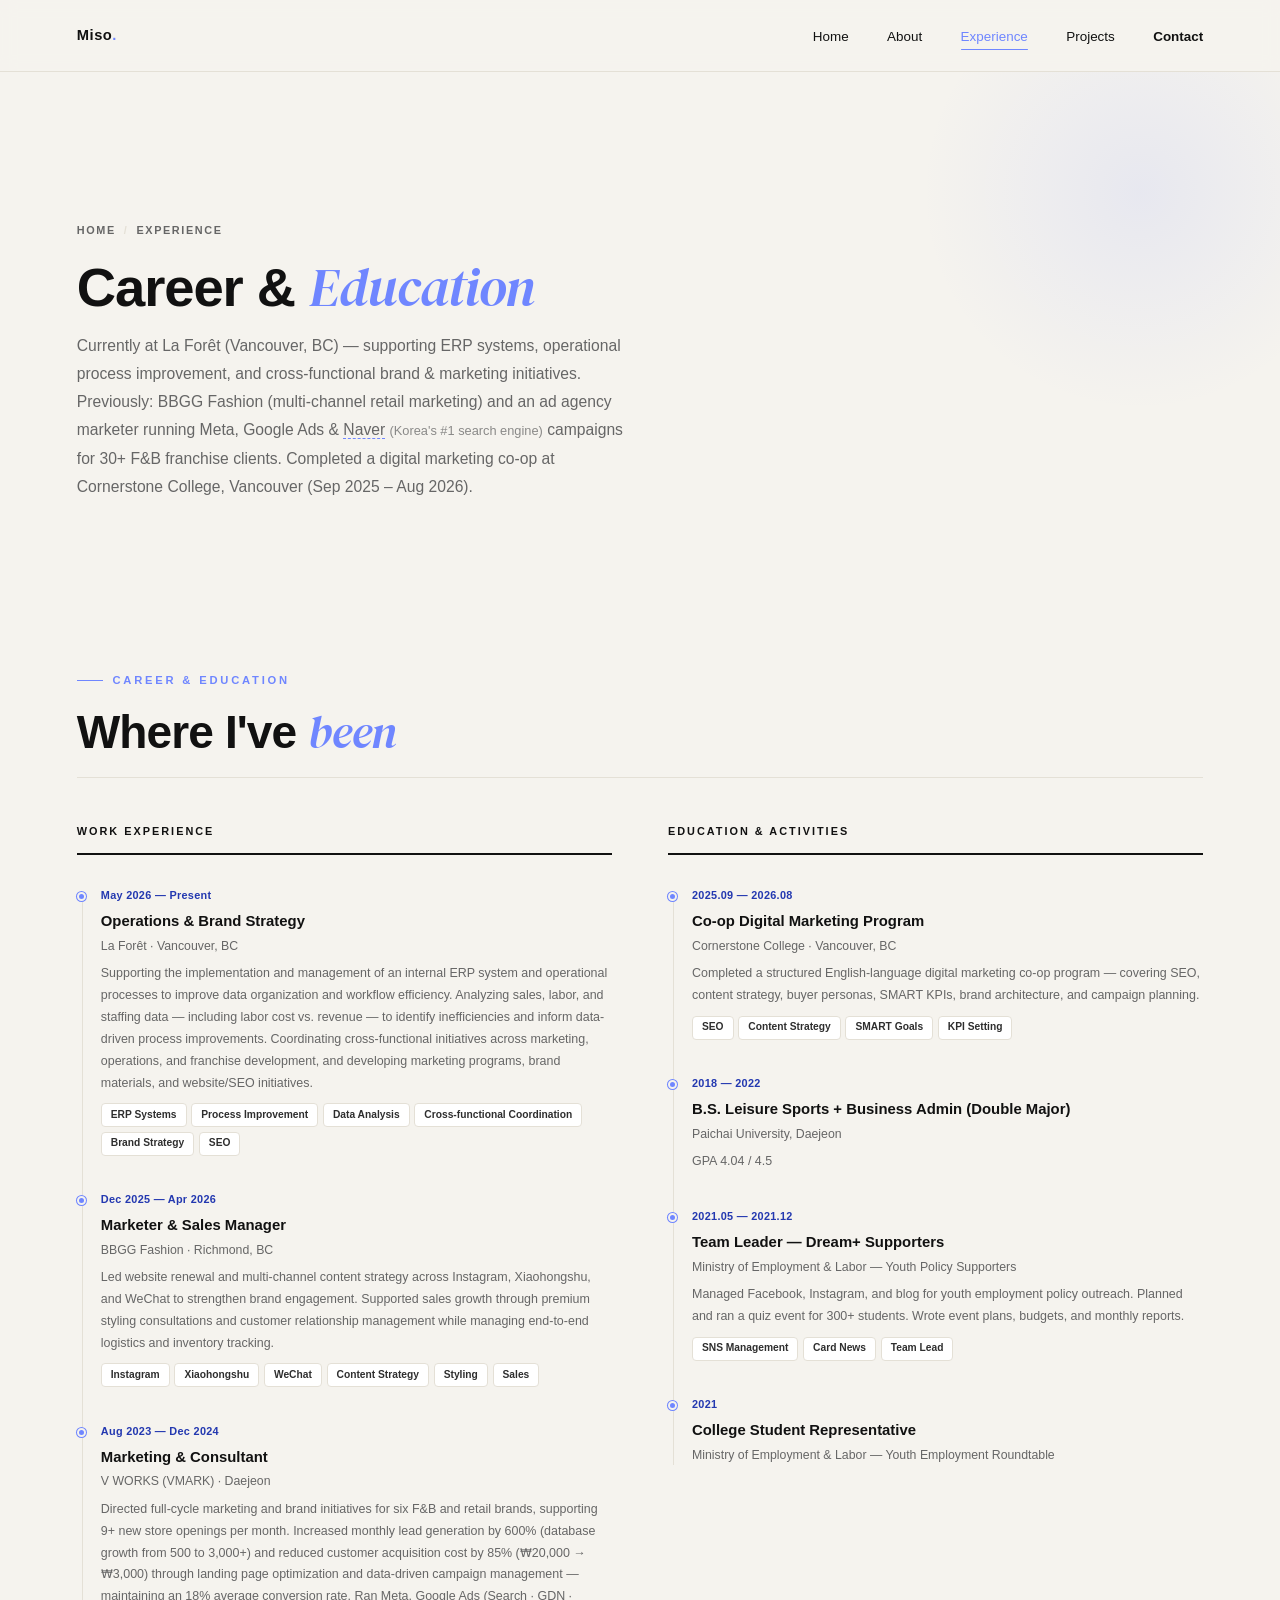
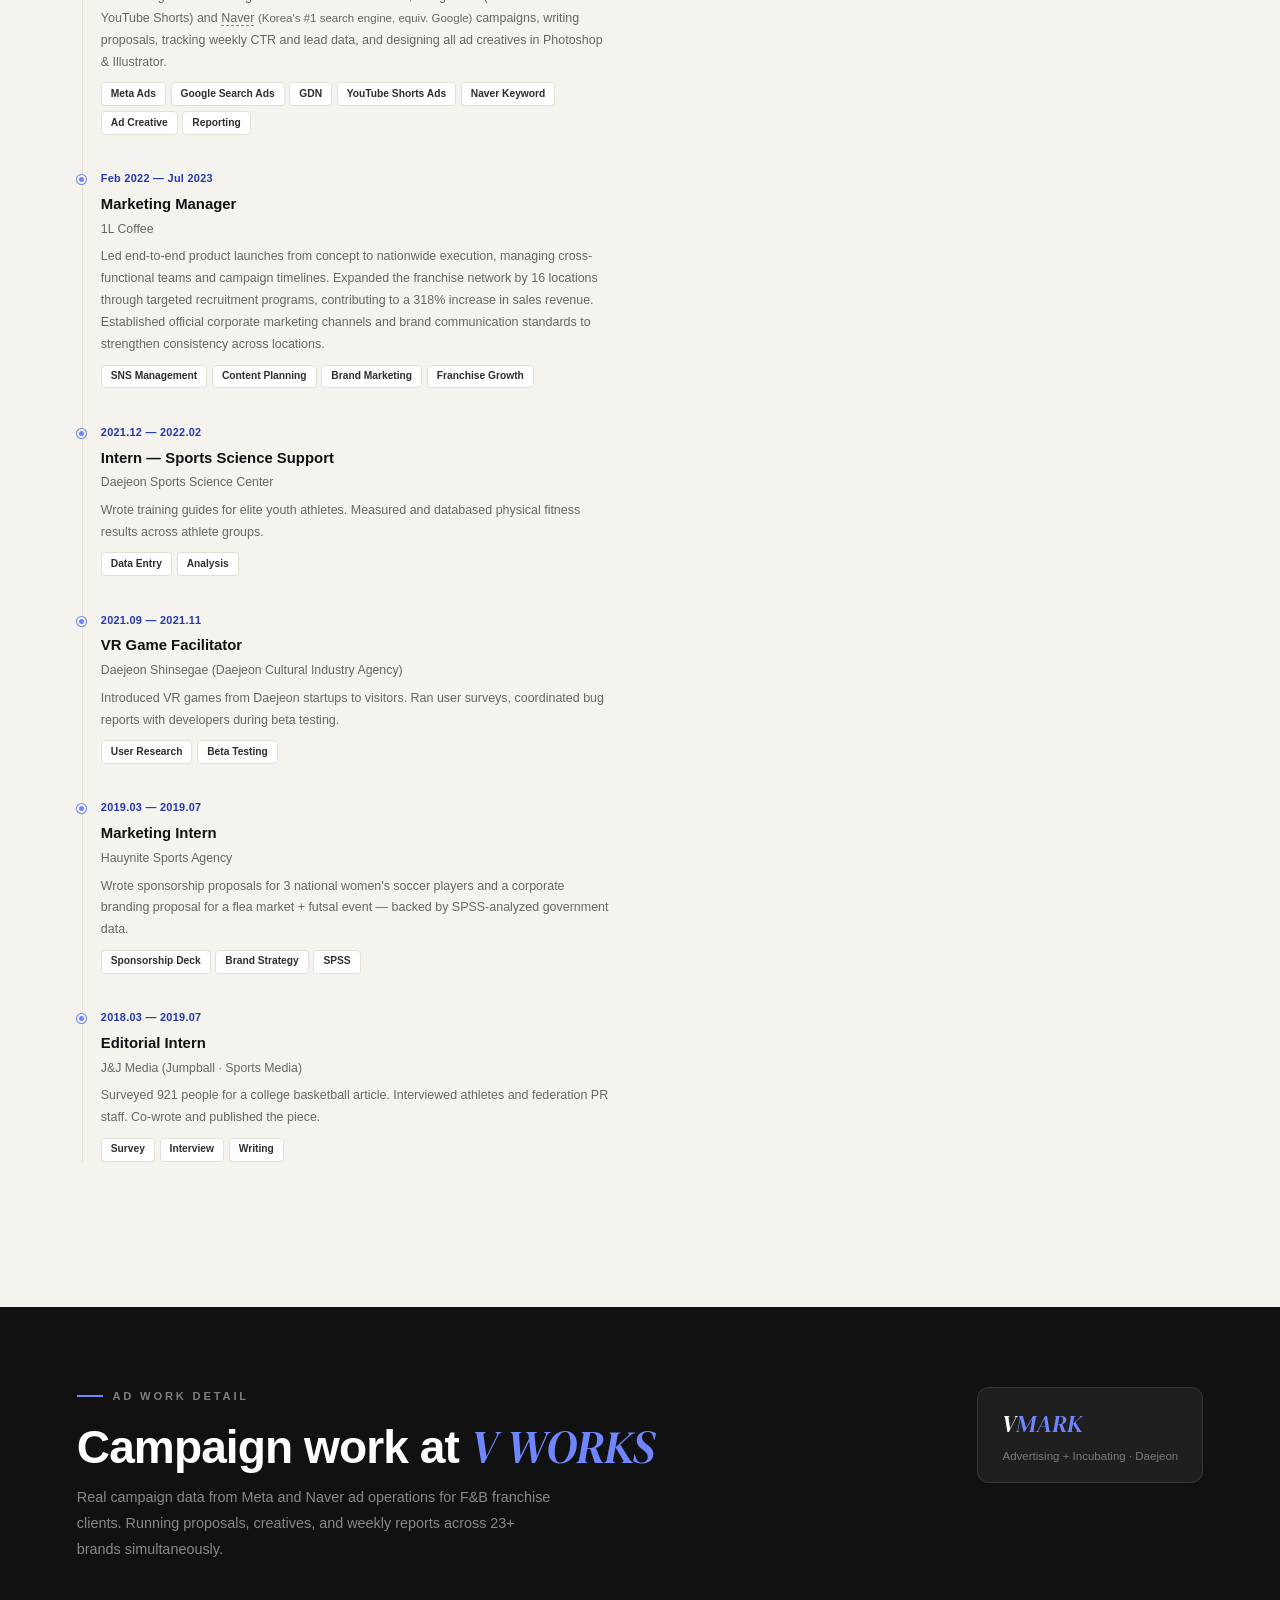
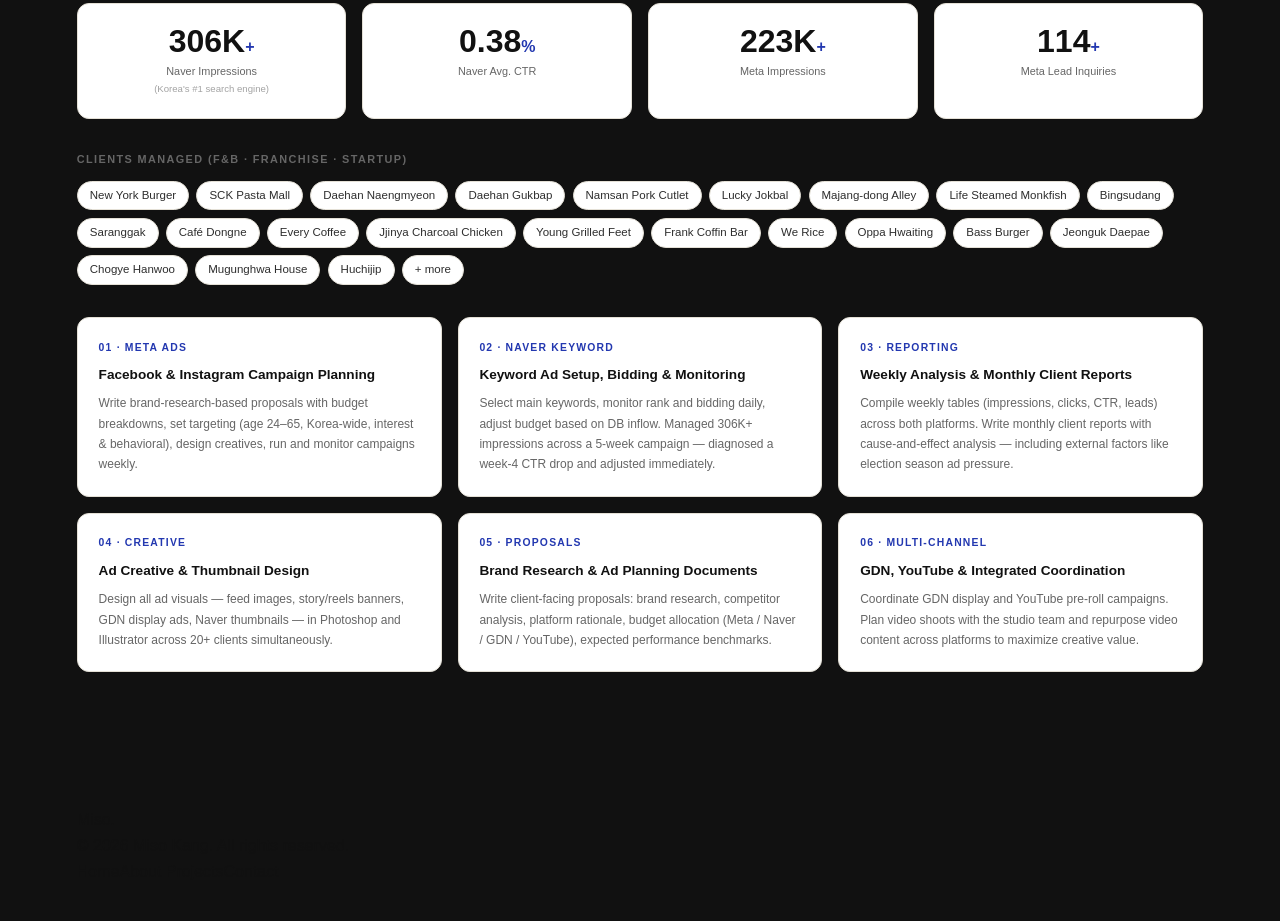
<file: work.html>
<!DOCTYPE html>
<html lang="en">
<head>
  <!-- Google tag (gtag.js) -->
  <script async src="https://www.googletagmanager.com/gtag/js?id=G-EFH31JQB9R"></script>
  <script>
    window.dataLayer = window.dataLayer || [];
    function gtag(){dataLayer.push(arguments);}
    gtag('js', new Date());
    gtag('config', 'G-EFH31JQB9R');
  </script>
  <meta charset="UTF-8" />
  <meta name="viewport" content="width=device-width, initial-scale=1.0" />
  <title>Experience · Miso Kang</title>
  <link href="https://fonts.googleapis.com/css2?family=DM+Sans:ital,wght@0,300;0,400;0,500;0,600;0,700;1,400&family=DM+Serif+Display:ital@0;1&family=Space+Grotesk:wght@500;600;700&display=swap" rel="stylesheet" />
  <link rel="stylesheet" href="style.css" />
  <style>
    /* ─── AD WORK DETAIL ─── */
    #vworks{background:var(--ink);padding:80px 6%}
    .vw-intro{display:flex;align-items:flex-start;justify-content:space-between;gap:2rem;margin-bottom:2.5rem;flex-wrap:wrap}
    .vw-badge{background:rgba(255,255,255,.06);border:1px solid rgba(255,255,255,.1);border-radius:12px;padding:1rem 1.5rem;display:inline-flex;align-items:center;gap:1rem;flex-shrink:0}
    .vw-logo{font-family:'DM Serif Display',serif;font-size:1.5rem;color:#fff;font-style:italic}
    .vw-logo span{color:var(--accent)}
    .vw-sub{font-size:.72rem;color:rgba(255,255,255,.4);margin-top:.2rem}
  </style>
</head>
<body>
<div class="page-wrap">

<!-- NAV -->
<nav class="site-nav">
  <a class="logo" href="index.html">Miso<span>.</span></a>
  <ul class="nav-ul" id="nav">
    <li><a href="index.html">Home</a></li>
    <li><a href="about.html">About</a></li>
    <li><a href="work.html" class="active">Experience</a></li>
    <li><a href="projects.html">Projects</a></li>
    <li><a href="contact.html" class="nav-cta">Contact</a></li>
  </ul>
  <div class="burger" onclick="toggleNav()"><span></span><span></span><span></span></div>
</nav>

<!-- PAGE HEADER -->
<div class="page-hero">
  <div class="w">
    <div class="ph-breadcrumb">Home <span>/</span> Experience</div>
    <h1 class="ph-title">Career &amp; <em>Education</em></h1>
    <p class="ph-sub">Currently at La Forêt (Vancouver, BC) — supporting ERP systems, operational process improvement, and cross-functional brand &amp; marketing initiatives. Previously: BBGG Fashion (multi-channel retail marketing) and an ad agency marketer running Meta, Google Ads &amp; <span class="nv">Naver</span> <span style="font-size:.8rem;opacity:.75">(Korea's #1 search engine)</span> campaigns for 30+ F&B franchise clients. Completed a digital marketing co-op at Cornerstone College, Vancouver (Sep 2025 – Aug 2026).</p>
  </div>
</div>

<!-- TIMELINE -->
<section class="section">
  <div class="w">
    <p class="slabel">Career &amp; Education</p>
    <h2 class="stitle">Where I've <em>been</em></h2>
    <hr class="rule" />
    <div class="exp-g">
      <div>
        <div class="exp-col-lbl">Work Experience</div>
        <div class="tl">
          <div class="tl-item fade-in">
            <div class="tl-period">May 2026 — Present</div>
            <div class="tl-role">Operations &amp; Brand Strategy</div>
            <div class="tl-org">La Forêt · Vancouver, BC</div>
            <div class="tl-desc">Supporting the implementation and management of an internal ERP system and operational processes to improve data organization and workflow efficiency. Analyzing sales, labor, and staffing data — including labor cost vs. revenue — to identify inefficiencies and inform data-driven process improvements. Coordinating cross-functional initiatives across marketing, operations, and franchise development, and developing marketing programs, brand materials, and website/SEO initiatives.</div>
            <div class="tl-tags"><span class="tl-tag">ERP Systems</span><span class="tl-tag">Process Improvement</span><span class="tl-tag">Data Analysis</span><span class="tl-tag">Cross-functional Coordination</span><span class="tl-tag">Brand Strategy</span><span class="tl-tag">SEO</span></div>
          </div>
          <div class="tl-item fade-in">
            <div class="tl-period">Dec 2025 — Apr 2026</div>
            <div class="tl-role">Marketer &amp; Sales Manager</div>
            <div class="tl-org">BBGG Fashion · Richmond, BC</div>
            <div class="tl-desc">Led website renewal and multi-channel content strategy across Instagram, Xiaohongshu, and WeChat to strengthen brand engagement. Supported sales growth through premium styling consultations and customer relationship management while managing end-to-end logistics and inventory tracking.</div>
            <div class="tl-tags"><span class="tl-tag">Instagram</span><span class="tl-tag">Xiaohongshu</span><span class="tl-tag">WeChat</span><span class="tl-tag">Content Strategy</span><span class="tl-tag">Styling</span><span class="tl-tag">Sales</span></div>
          </div>
          <div class="tl-item fade-in">
            <div class="tl-period">Aug 2023 — Dec 2024</div>
            <div class="tl-role">Marketing &amp; Consultant</div>
            <div class="tl-org">V WORKS (VMARK) · Daejeon</div>
            <div class="tl-desc">Directed full-cycle marketing and brand initiatives for six F&amp;B and retail brands, supporting 9+ new store openings per month. Increased monthly lead generation by 600% (database growth from 500 to 3,000+) and reduced customer acquisition cost by 85% (₩20,000 → ₩3,000) through landing page optimization and data-driven campaign management — maintaining an 18% average conversion rate. Ran Meta, Google Ads (Search · GDN · YouTube Shorts) and <span class="nv">Naver</span> <span style="font-size:.72rem;color:var(--mute)">(Korea's #1 search engine, equiv. Google)</span> campaigns, writing proposals, tracking weekly CTR and lead data, and designing all ad creatives in Photoshop &amp; Illustrator.</div>
            <div class="tl-tags"><span class="tl-tag">Meta Ads</span><span class="tl-tag">Google Search Ads</span><span class="tl-tag">GDN</span><span class="tl-tag">YouTube Shorts Ads</span><span class="tl-tag">Naver Keyword</span><span class="tl-tag">Ad Creative</span><span class="tl-tag">Reporting</span></div>
          </div>
          <div class="tl-item fade-in">
            <div class="tl-period">Feb 2022 — Jul 2023</div>
            <div class="tl-role">Marketing Manager</div>
            <div class="tl-org">1L Coffee</div>
            <div class="tl-desc">Led end-to-end product launches from concept to nationwide execution, managing cross-functional teams and campaign timelines. Expanded the franchise network by 16 locations through targeted recruitment programs, contributing to a 318% increase in sales revenue. Established official corporate marketing channels and brand communication standards to strengthen consistency across locations.</div>
            <div class="tl-tags"><span class="tl-tag">SNS Management</span><span class="tl-tag">Content Planning</span><span class="tl-tag">Brand Marketing</span><span class="tl-tag">Franchise Growth</span></div>
          </div>
          <div class="tl-item fade-in">
            <div class="tl-period">2021.12 — 2022.02</div>
            <div class="tl-role">Intern — Sports Science Support</div>
            <div class="tl-org">Daejeon Sports Science Center</div>
            <div class="tl-desc">Wrote training guides for elite youth athletes. Measured and databased physical fitness results across athlete groups.</div>
            <div class="tl-tags"><span class="tl-tag">Data Entry</span><span class="tl-tag">Analysis</span></div>
          </div>
          <div class="tl-item fade-in">
            <div class="tl-period">2021.09 — 2021.11</div>
            <div class="tl-role">VR Game Facilitator</div>
            <div class="tl-org">Daejeon Shinsegae (Daejeon Cultural Industry Agency)</div>
            <div class="tl-desc">Introduced VR games from Daejeon startups to visitors. Ran user surveys, coordinated bug reports with developers during beta testing.</div>
            <div class="tl-tags"><span class="tl-tag">User Research</span><span class="tl-tag">Beta Testing</span></div>
          </div>
          <div class="tl-item fade-in">
            <div class="tl-period">2019.03 — 2019.07</div>
            <div class="tl-role">Marketing Intern</div>
            <div class="tl-org">Hauynite Sports Agency</div>
            <div class="tl-desc">Wrote sponsorship proposals for 3 national women's soccer players and a corporate branding proposal for a flea market + futsal event — backed by SPSS-analyzed government data.</div>
            <div class="tl-tags"><span class="tl-tag">Sponsorship Deck</span><span class="tl-tag">Brand Strategy</span><span class="tl-tag">SPSS</span></div>
          </div>
          <div class="tl-item fade-in">
            <div class="tl-period">2018.03 — 2019.07</div>
            <div class="tl-role">Editorial Intern</div>
            <div class="tl-org">J&amp;J Media (Jumpball · Sports Media)</div>
            <div class="tl-desc">Surveyed 921 people for a college basketball article. Interviewed athletes and federation PR staff. Co-wrote and published the piece.</div>
            <div class="tl-tags"><span class="tl-tag">Survey</span><span class="tl-tag">Interview</span><span class="tl-tag">Writing</span></div>
          </div>
        </div>
      </div>
      <div>
        <div class="exp-col-lbl">Education &amp; Activities</div>
        <div class="tl">
          <div class="tl-item fade-in">
            <div class="tl-period">2025.09 — 2026.08</div>
            <div class="tl-role">Co-op Digital Marketing Program</div>
            <div class="tl-org">Cornerstone College · Vancouver, BC</div>
            <div class="tl-desc">Completed a structured English-language digital marketing co-op program — covering SEO, content strategy, buyer personas, SMART KPIs, brand architecture, and campaign planning.</div>
            <div class="tl-tags"><span class="tl-tag">SEO</span><span class="tl-tag">Content Strategy</span><span class="tl-tag">SMART Goals</span><span class="tl-tag">KPI Setting</span></div>
          </div>
          <div class="tl-item fade-in">
            <div class="tl-period">2018 — 2022</div>
            <div class="tl-role">B.S. Leisure Sports + Business Admin (Double Major)</div>
            <div class="tl-org">Paichai University, Daejeon</div>
            <div class="tl-desc">GPA 4.04 / 4.5</div>
          </div>
          <div class="tl-item fade-in">
            <div class="tl-period">2021.05 — 2021.12</div>
            <div class="tl-role">Team Leader — Dream+ Supporters</div>
            <div class="tl-org">Ministry of Employment &amp; Labor — Youth Policy Supporters</div>
            <div class="tl-desc">Managed Facebook, Instagram, and blog for youth employment policy outreach. Planned and ran a quiz event for 300+ students. Wrote event plans, budgets, and monthly reports.</div>
            <div class="tl-tags"><span class="tl-tag">SNS Management</span><span class="tl-tag">Card News</span><span class="tl-tag">Team Lead</span></div>
          </div>
          <div class="tl-item fade-in">
            <div class="tl-period">2021</div>
            <div class="tl-role">College Student Representative</div>
            <div class="tl-org">Ministry of Employment &amp; Labor — Youth Employment Roundtable</div>
          </div>
        </div>
      </div>
    </div>
  </div>
</section>

<!-- V WORKS AD WORK DETAIL -->
<section id="vworks">
  <div class="w">
    <div class="vw-intro">
      <div>
        <p class="slabel" style="color:rgba(255,255,255,.45)">Ad Work Detail</p>
        <h2 class="stitle stitle--white">Campaign work at <em>V WORKS</em></h2>
        <p style="font-size:.9rem;color:rgba(255,255,255,.5);line-height:1.8;max-width:480px;margin-top:.7rem">Real campaign data from Meta and Naver ad operations for F&B franchise clients. Running proposals, creatives, and weekly reports across 23+ brands simultaneously.</p>
      </div>
      <div class="vw-badge"><div><div class="vw-logo">V<span>MARK</span></div><div class="vw-sub">Advertising + Incubating · Daejeon</div></div></div>
    </div>
    <div class="metrics-row">
      <div class="mcard"><div class="mcard-val">306K<span>+</span></div><div class="mcard-lbl">Naver Impressions <span style="display:block;font-size:.6rem;opacity:.6;font-weight:400">(Korea's #1 search engine)</span></div></div>
      <div class="mcard"><div class="mcard-val">0.38<span>%</span></div><div class="mcard-lbl">Naver Avg. CTR</div></div>
      <div class="mcard"><div class="mcard-val">223K<span>+</span></div><div class="mcard-lbl">Meta Impressions</div></div>
      <div class="mcard"><div class="mcard-val">114<span>+</span></div><div class="mcard-lbl">Meta Lead Inquiries</div></div>
    </div>
    <p class="client-lbl">Clients managed (F&amp;B · Franchise · Startup)</p>
    <div class="client-chips">
      <span class="cc">New York Burger</span><span class="cc">SCK Pasta Mall</span><span class="cc">Daehan Naengmyeon</span>
      <span class="cc">Daehan Gukbap</span><span class="cc">Namsan Pork Cutlet</span><span class="cc">Lucky Jokbal</span>
      <span class="cc">Majang-dong Alley</span><span class="cc">Life Steamed Monkfish</span><span class="cc">Bingsudang</span>
      <span class="cc">Saranggak</span><span class="cc">Café Dongne</span><span class="cc">Every Coffee</span>
      <span class="cc">Jjinya Charcoal Chicken</span><span class="cc">Young Grilled Feet</span><span class="cc">Frank Coffin Bar</span>
      <span class="cc">We Rice</span><span class="cc">Oppa Hwaiting</span><span class="cc">Bass Burger</span>
      <span class="cc">Jeonguk Daepae</span><span class="cc">Chogye Hanwoo</span><span class="cc">Mugunghwa House</span>
      <span class="cc">Huchijip</span><span class="cc">+ more</span>
    </div>
    <div class="work-grid">
      <div class="wcard fade-in"><div class="wcard-num">01 · Meta Ads</div><div class="wcard-title">Facebook &amp; Instagram Campaign Planning</div><div class="wcard-desc">Write brand-research-based proposals with budget breakdowns, set targeting (age 24–65, Korea-wide, interest &amp; behavioral), design creatives, run and monitor campaigns weekly.</div></div>
      <div class="wcard fade-in"><div class="wcard-num">02 · Naver Keyword</div><div class="wcard-title">Keyword Ad Setup, Bidding &amp; Monitoring</div><div class="wcard-desc">Select main keywords, monitor rank and bidding daily, adjust budget based on DB inflow. Managed 306K+ impressions across a 5-week campaign — diagnosed a week-4 CTR drop and adjusted immediately.</div></div>
      <div class="wcard fade-in"><div class="wcard-num">03 · Reporting</div><div class="wcard-title">Weekly Analysis &amp; Monthly Client Reports</div><div class="wcard-desc">Compile weekly tables (impressions, clicks, CTR, leads) across both platforms. Write monthly client reports with cause-and-effect analysis — including external factors like election season ad pressure.</div></div>
      <div class="wcard fade-in"><div class="wcard-num">04 · Creative</div><div class="wcard-title">Ad Creative &amp; Thumbnail Design</div><div class="wcard-desc">Design all ad visuals — feed images, story/reels banners, GDN display ads, Naver thumbnails — in Photoshop and Illustrator across 20+ clients simultaneously.</div></div>
      <div class="wcard fade-in"><div class="wcard-num">05 · Proposals</div><div class="wcard-title">Brand Research &amp; Ad Planning Documents</div><div class="wcard-desc">Write client-facing proposals: brand research, competitor analysis, platform rationale, budget allocation (Meta / Naver / GDN / YouTube), expected performance benchmarks.</div></div>
      <div class="wcard fade-in"><div class="wcard-num">06 · Multi-channel</div><div class="wcard-title">GDN, YouTube &amp; Integrated Coordination</div><div class="wcard-desc">Coordinate GDN display and YouTube pre-roll campaigns. Plan video shoots with the studio team and repurpose video content across platforms to maximize creative value.</div></div>
    </div>
  </div>
</section>

</div><!-- /page-wrap -->

<!-- FOOTER -->
<footer>
  <div class="fl">Miso<span>.</span></div>
  <p class="fc">© 2026 Miso Kang. All rights reserved.</p>
  <nav class="flinks">
    <a href="index.html">Home</a><a href="about.html">About</a>
    <a href="projects.html">Projects</a><a href="contact.html">Contact</a>
  </nav>
</footer>
<button class="back-top" id="bt" onclick="scrollTo({top:0,behavior:'smooth'})">↑</button>

<script src="motion.js"></script>
</body>
</html>
</file>
<file: style.css>
/* ─── RESET & TOKENS ─── */
*,*::before,*::after{box-sizing:border-box;margin:0;padding:0}
:root{
  --bg:#F5F3EE;--white:#fff;--card:#fff;
  --ink:#111111;--ink-soft:#2E2E2E;--mute:#666666;
  --line:#E4E0D6;
  --accent:#6F86FF;--accent-dim:rgba(111,134,255,.1);--accent-ink:#2338B0;
  --lf-accent:#0D2A17;--lf-accent-lt:#3E6B4F;--lf-dim:rgba(13,42,23,.08);
  --radius:12px;
  --font-body:'Inter',sans-serif;
  --font-display:'Inter Tight',sans-serif;
  --font-serif:'DM Serif Display',serif;
  --ease:cubic-bezier(.16,.84,.44,1);
}
html{scroll-behavior:smooth}
body{font-family:var(--font-body);color:var(--ink);background:var(--bg);line-height:1.65;-webkit-font-smoothing:antialiased}
a{text-decoration:none;color:inherit}
img{max-width:100%;display:block}
::-webkit-scrollbar{width:5px}
::-webkit-scrollbar-track{background:var(--bg)}
::-webkit-scrollbar-thumb{background:var(--ink);border-radius:3px}
::selection{background:var(--accent);color:#fff}

/* ─── NAV ─── */
.site-nav{position:fixed;top:0;left:0;right:0;z-index:200;height:72px;padding:0 6%;display:flex;align-items:center;justify-content:space-between;background:rgba(245,243,238,.92);backdrop-filter:blur(8px);-webkit-backdrop-filter:blur(8px);border-bottom:1px solid var(--line)}
.logo{font-family:var(--font-display);font-size:.92rem;font-weight:700;letter-spacing:.5px;color:var(--ink)}
.logo span{color:var(--accent)}
.nav-ul{list-style:none;display:flex;align-items:center;gap:2.4rem}
.nav-ul a{font-size:.84rem;color:var(--ink);font-weight:500;transition:color .2s;padding:.3rem 0;position:relative}
.nav-ul a:hover,.nav-ul a.active{color:var(--accent)}
.nav-ul a.active::after{content:'';position:absolute;bottom:-2px;left:0;right:0;height:1.5px;background:var(--accent);border-radius:2px}
.nav-ul .nav-cta{color:var(--ink)!important;font-weight:600!important}
.nav-ul .nav-cta.active::after{display:none}
.burger{display:none;flex-direction:column;gap:5px;cursor:pointer;padding:4px}
.burger span{display:block;width:22px;height:2px;background:var(--ink);transition:.3s}

/* ─── PAGE WRAPPER ─── */
.page-wrap{padding-top:72px;min-height:100vh}

/* ─── SECTION COMMONS ─── */
.section{padding:110px 6%}
.section--cream{background:var(--white)}
.section--navy{background:var(--ink)}
.w{max-width:1160px;margin:0 auto}
.slabel{font-family:var(--font-display);font-size:.7rem;font-weight:600;letter-spacing:2.8px;text-transform:uppercase;color:var(--accent);margin-bottom:1rem;display:flex;align-items:center;gap:.6rem}
.slabel::before{content:'';width:26px;height:1.5px;background:var(--accent)}
.stitle{font-family:var(--font-display);font-weight:700;letter-spacing:-.02em;font-size:clamp(1.9rem,3.6vw,2.9rem);color:var(--ink);line-height:1.14;margin-bottom:.7rem}
.stitle em{font-family:var(--font-serif);font-style:italic;font-weight:400;color:var(--accent)}
.stitle--white{color:#fff}
.stitle--white em{color:var(--accent)}
.ssub{font-size:.96rem;color:var(--mute);line-height:1.85;max-width:520px}
.rule{border:none;border-top:1px solid var(--line);margin:1.2rem 0 2.8rem}

/* ─── PAGE HEADER BANNER (About/Work/Contact/Projects listing) ─── */
.page-hero{background:var(--bg);padding:150px 6% 60px;position:relative;overflow:hidden}
.page-hero::before{content:'';position:absolute;top:-100px;right:-80px;width:440px;height:440px;border-radius:50%;background:radial-gradient(circle,var(--accent-dim) 0%,transparent 70%);pointer-events:none}
.page-hero .w{position:relative}
.ph-breadcrumb{font-size:.68rem;font-weight:600;letter-spacing:1.6px;text-transform:uppercase;color:var(--mute);margin-bottom:1.1rem;display:flex;align-items:center;gap:.5rem}
.ph-breadcrumb span{color:var(--line)}
.ph-breadcrumb a:hover{color:var(--accent)}
.ph-title{font-family:var(--font-display);font-weight:700;letter-spacing:-.02em;font-size:clamp(2.1rem,4.4vw,3.4rem);color:var(--ink);line-height:1.1;margin-bottom:.9rem}
.ph-title em{font-family:var(--font-serif);font-style:italic;font-weight:400;color:var(--accent)}
.ph-sub{font-size:.98rem;color:var(--mute);max-width:560px;line-height:1.8}

/* ─── BUTTONS ─── */
.btn{display:inline-flex;align-items:center;gap:.45rem;padding:.85rem 1.9rem;border-radius:50px;font-size:.86rem;font-weight:600;transition:transform .18s var(--ease),background .2s,color .2s,border-color .2s;white-space:nowrap;cursor:pointer;border:none;will-change:transform}
.btn-fill{background:var(--ink);color:#fff}
.btn-fill:hover{background:var(--accent)}
.btn-ghost{border:1.5px solid var(--line);color:var(--ink);background:transparent}
.btn-ghost:hover{border-color:var(--ink)}
.btn-outline{border:1.5px solid var(--line);color:var(--ink);background:transparent}
.btn-outline:hover{border-color:var(--ink)}
.btn-text{color:var(--ink);font-weight:600;font-size:.86rem;display:inline-flex;align-items:center;gap:.4rem}
.btn-text::after{content:'→';transition:transform .2s var(--ease)}
.btn-text:hover::after{transform:translateX(4px)}
.btn-text:hover{color:var(--accent)}

/* ─── TIMELINE ─── */
.exp-g{display:grid;grid-template-columns:1fr 1fr;gap:3.5rem}
.exp-col-lbl{font-family:var(--font-display);font-size:.68rem;font-weight:700;letter-spacing:2px;text-transform:uppercase;color:var(--ink);padding-bottom:.75rem;border-bottom:2px solid var(--ink);margin-bottom:2rem}
.tl{position:relative;padding-left:1.5rem}
.tl::before{content:'';position:absolute;left:5px;top:6px;bottom:0;width:1px;background:var(--line)}
.tl-item{position:relative;margin-bottom:2.2rem}
.tl-item::before{content:'';position:absolute;left:-1.5rem;top:5px;width:9px;height:9px;border-radius:50%;background:var(--accent);border:2.5px solid var(--bg);box-shadow:0 0 0 1px var(--accent)}
.tl-period{font-family:var(--font-display);font-size:.68rem;font-weight:700;color:var(--accent-ink);margin-bottom:.25rem;letter-spacing:.3px}
.tl-role{font-size:.93rem;font-weight:700;color:var(--ink);margin-bottom:.14rem}
.tl-org{font-size:.77rem;color:var(--mute);margin-bottom:.45rem}
.tl-desc{font-size:.78rem;color:var(--mute);line-height:1.75}
.tl-tags{display:flex;flex-wrap:wrap;gap:.3rem;margin-top:.55rem}
.tl-tag{font-size:.64rem;font-weight:600;padding:.16rem .56rem;border-radius:4px;background:var(--white);color:var(--ink-soft);border:1px solid var(--line)}

.sg-lbl{font-family:var(--font-display);font-size:.68rem;font-weight:700;letter-spacing:1.8px;text-transform:uppercase;color:var(--accent-ink);margin-bottom:1rem}

/* ─── SKILL CATEGORIES (About) ─── */
.skillcat-grid{display:grid;grid-template-columns:1fr 1fr;gap:1.3rem}
.skillcat{border:1px solid var(--line);border-radius:14px;padding:1.6rem;background:var(--white)}
.skillcat-title{font-family:var(--font-display);font-size:.68rem;font-weight:700;letter-spacing:2px;text-transform:uppercase;color:var(--accent-ink);margin-bottom:1rem}
.skillcat-tags{display:flex;flex-wrap:wrap;gap:.45rem}
.skilltag{font-size:.76rem;font-weight:500;padding:.35rem .8rem;border-radius:50px;background:var(--bg);border:1px solid var(--line);color:var(--ink-soft)}

/* ─── CERTIFICATIONS ─── */
.cert-list{display:flex;flex-direction:column;gap:.5rem}
.cert-row{display:flex;justify-content:space-between;align-items:center;padding:.8rem 1.05rem;background:var(--white);border-radius:9px;border:1px solid var(--line)}
.cert-name{font-size:.8rem;font-weight:600;color:var(--ink)}
.cert-org{font-size:.7rem;color:var(--mute);margin-top:.1rem}
.cert-yr{font-family:var(--font-display);font-size:.72rem;font-weight:700;color:var(--accent-ink);white-space:nowrap;margin-left:.8rem}

/* ─── TAG (shared primitive) ─── */
.tag{font-size:.64rem;font-weight:600;padding:.24rem .68rem;background:var(--white);border:1px solid var(--line);border-radius:50px;color:var(--ink-soft);letter-spacing:.2px}

/* ─── PROJECT CARDS (archive grid, projects.html) ─── */
.proj-grid{display:grid;grid-template-columns:repeat(3,1fr);gap:1.4rem}
.pcard{background:var(--white);border:1px solid var(--line);border-radius:var(--radius);overflow:hidden;cursor:pointer;transition:transform .28s var(--ease),border-color .28s,box-shadow .28s;position:relative}
.pcard:hover{border-color:var(--ink);box-shadow:0 16px 36px rgba(17,17,17,.07);transform:translateY(-4px)}
.pcard-featured{border:1.5px solid var(--ink)}
.pcard-featured-badge{position:absolute;top:.8rem;left:.8rem;font-family:var(--font-display);font-size:.6rem;font-weight:700;letter-spacing:1px;text-transform:uppercase;background:var(--accent);color:#fff;padding:.3rem .7rem;border-radius:50px;z-index:2}
.pcard-thumb{height:168px;display:flex;flex-direction:column;justify-content:flex-end;padding:1.2rem;position:relative;overflow:hidden;background-size:cover;background-position:center}
.pcard-thumb img.pcard-img{position:absolute;inset:0;width:100%;height:100%;object-fit:cover;transition:transform .5s var(--ease)}
.pcard:hover .pcard-img{transform:scale(1.06)}
.t0{background:linear-gradient(150deg,#111 0%,#2a2a2a 55%,#333 100%)}
.t1{background:linear-gradient(150deg,#111 0%,#1E2A4D 100%)}
.t2{background:linear-gradient(150deg,#151519 0%,#2D3A5E 100%)}
.t3{background:linear-gradient(150deg,#111 0%,#2E4A7E 100%)}
.t4{background:linear-gradient(150deg,#111 0%,#1D2B47 100%)}
.t5{background:linear-gradient(150deg,#111 0%,#243A5E 100%)}
.t6{background:linear-gradient(150deg,#181820 0%,#33475e 100%)}
.pcard-thumb-yr{font-family:var(--font-display);font-size:3.2rem;font-weight:700;color:rgba(255,255,255,.07);position:absolute;right:.8rem;bottom:-.4rem;line-height:1;pointer-events:none}
.pcard-thumb-tag{font-size:.65rem;font-weight:700;color:rgba(255,255,255,.55);letter-spacing:1px;text-transform:uppercase;position:relative}
.pcard-body{padding:1.35rem;position:relative;overflow:hidden}
.pcard-org{font-size:.68rem;font-weight:700;letter-spacing:1.2px;text-transform:uppercase;color:var(--accent-ink);margin-bottom:.45rem}
.pcard-title{font-family:var(--font-display);font-weight:700;letter-spacing:-.01em;font-size:1.02rem;color:var(--ink);line-height:1.28;margin-bottom:.6rem}
.pcard-desc{font-size:.75rem;color:var(--mute);line-height:1.72;margin-bottom:.85rem}
.pcard-tags{display:flex;flex-wrap:wrap;gap:.32rem;margin-bottom:.9rem;max-height:0;opacity:0;transform:translateY(6px);transition:max-height .32s var(--ease),opacity .28s,transform .28s,margin .28s}
.pcard:hover .pcard-tags,.pcard:focus-within .pcard-tags{max-height:6rem;opacity:1;transform:translateY(0)}
.ptag{font-size:.62rem;font-weight:600;padding:.16rem .52rem;background:var(--bg);border:1px solid var(--line);border-radius:4px;color:var(--ink-soft)}
.pcard-cta{font-size:.72rem;font-weight:700;color:var(--ink);display:flex;align-items:center;gap:.35rem}
.pcard-cta::after{content:'→';transition:transform .2s var(--ease)}
.pcard:hover .pcard-cta::after{transform:translateX(3px)}
@media(hover:none){.pcard-tags{max-height:none;opacity:1;transform:none}}

/* ─── MODAL ─── */
.modal-overlay{position:fixed;inset:0;background:rgba(17,17,17,.6);backdrop-filter:blur(6px);z-index:1000;display:flex;align-items:center;justify-content:center;padding:1.5rem;opacity:0;visibility:hidden;transition:opacity .28s,visibility .28s}
.modal-overlay.open{opacity:1;visibility:visible}
.modal{background:var(--white);border-radius:20px;max-width:780px;width:100%;max-height:88vh;overflow-y:auto;position:relative;transform:translateY(16px);transition:transform .32s var(--ease)}
.modal-overlay.open .modal{transform:translateY(0)}
.modal-close{position:sticky;top:0;float:right;width:34px;height:34px;border-radius:8px;background:var(--bg);border:1px solid var(--line);cursor:pointer;font-size:.85rem;display:flex;align-items:center;justify-content:center;margin:.9rem .9rem 0 0;z-index:10;transition:.2s}
.modal-close:hover{background:var(--ink);color:#fff}
.modal-header{padding:0 2rem 1.5rem}
.modal-tag{font-family:var(--font-display);font-size:.66rem;font-weight:700;letter-spacing:1.6px;text-transform:uppercase;color:var(--accent-ink);margin-bottom:.5rem}
.modal-title{font-family:var(--font-display);font-weight:700;letter-spacing:-.01em;font-size:1.35rem;color:var(--ink);line-height:1.25;margin-bottom:.35rem}
.modal-org{font-size:.78rem;color:var(--mute)}
.modal-body{padding:0 2rem 2rem}
.modal-section{margin-bottom:1.8rem}
.ms-title{font-family:var(--font-display);font-size:.7rem;font-weight:700;letter-spacing:1.4px;text-transform:uppercase;color:var(--accent-ink);margin-bottom:.85rem;padding-bottom:.5rem;border-bottom:1px solid var(--line)}
.ms-p{font-size:.85rem;color:var(--mute);line-height:1.82;margin-bottom:.7rem}
.ms-grid{display:grid;grid-template-columns:repeat(2,1fr);gap:.75rem}
.ms-card{background:var(--bg);border:1px solid var(--line);border-radius:10px;padding:1rem}
.ms-card-icon{font-size:1.1rem;margin-bottom:.4rem}
.ms-card-title{font-size:.79rem;font-weight:700;color:var(--ink);margin-bottom:.3rem}
.ms-card-desc{font-size:.74rem;color:var(--mute);line-height:1.65}
.ms-img-row{display:grid;grid-template-columns:repeat(2,1fr);gap:.8rem;margin-top:.8rem}
.ms-img{width:100%;border-radius:10px;border:1px solid var(--line);object-fit:cover}
.ms-img-cap{font-size:.68rem;color:var(--mute);text-align:center;margin-top:.3rem}
.ms-data-row{display:grid;grid-template-columns:repeat(3,1fr);gap:.75rem;margin-bottom:.8rem}
.ms-data-card{background:var(--ink);border-radius:10px;padding:1rem;text-align:center}
.ms-data-num{font-family:var(--font-display);font-weight:700;font-size:1.6rem;color:#fff;line-height:1;font-variant-numeric:tabular-nums}
.ms-data-num span{font-size:.9rem;color:var(--accent)}
.ms-data-lbl{font-size:.68rem;color:rgba(255,255,255,.45);margin-top:.35rem}
.ms-tags{display:flex;flex-wrap:wrap;gap:.4rem}
.ms-tag{font-size:.72rem;font-weight:600;padding:.28rem .75rem;background:var(--ink);color:#fff;border-radius:50px}
.funnel-row{display:grid;grid-template-columns:repeat(3,1fr);gap:.75rem}
.funnel-card{border-radius:10px;padding:1.1rem;border:1px solid}
.fc-tofu{background:var(--accent-dim);border-color:#c3cdff}
.fc-mofu{background:#f3f2ff;border-color:#c7c9ff}
.fc-bofu{background:#eef8f1;border-color:#a9dcb8}
.fc-label{font-size:.63rem;font-weight:800;letter-spacing:1.4px;text-transform:uppercase;margin-bottom:.35rem}
.fc-tofu .fc-label{color:var(--accent-ink)}
.fc-mofu .fc-label{color:#5450d6}
.fc-bofu .fc-label{color:#1e7a4a}
.fc-title{font-size:.82rem;font-weight:700;color:var(--ink);margin-bottom:.3rem}
.fc-desc{font-size:.72rem;color:var(--mute);line-height:1.6}

/* ─── AD WORK METRICS (legacy #vworks block on work.html) ─── */
.metrics-row{display:grid;grid-template-columns:repeat(4,1fr);gap:1rem;margin:2rem 0}
.mcard{background:var(--white);border:1px solid var(--line);border-radius:12px;padding:1.3rem;text-align:center}
.mcard-val{font-family:var(--font-display);font-weight:700;font-size:2rem;color:var(--ink);line-height:1;font-variant-numeric:tabular-nums}
.mcard-val span{font-size:1rem;color:var(--accent-ink)}
.mcard-lbl{font-size:.68rem;color:var(--mute);margin-top:.4rem}
.work-grid{display:grid;grid-template-columns:repeat(3,1fr);gap:1rem;margin-top:2rem}
.wcard{background:var(--white);border:1px solid var(--line);border-radius:12px;padding:1.3rem;transition:.2s}
.wcard:hover{border-color:var(--ink)}
.wcard-num{font-family:var(--font-display);font-size:.65rem;font-weight:700;letter-spacing:1.2px;text-transform:uppercase;color:var(--accent-ink);margin-bottom:.5rem}
.wcard-title{font-size:.85rem;font-weight:700;color:var(--ink);margin-bottom:.45rem}
.wcard-desc{font-size:.75rem;color:var(--mute);line-height:1.7}
.client-lbl{font-size:.68rem;font-weight:700;letter-spacing:1.4px;text-transform:uppercase;color:var(--mute);margin-bottom:.75rem}
.client-chips{display:flex;flex-wrap:wrap;gap:.45rem;margin-bottom:2rem}
.cc{font-size:.72rem;padding:.28rem .75rem;border-radius:50px;background:var(--white);border:1px solid var(--line);color:var(--ink-soft)}

/* ─── AWARDS ─── */
.awards-g{display:grid;grid-template-columns:repeat(3,1fr);gap:1.1rem}
.aw-card{background:var(--white);border:1px solid var(--line);border-radius:12px;padding:1.4rem;transition:.22s var(--ease)}
.aw-card:hover{border-color:var(--ink);box-shadow:0 12px 28px rgba(17,17,17,.06);transform:translateY(-3px)}
.aw-yr{font-family:var(--font-display);font-size:.72rem;font-weight:700;color:var(--accent-ink);margin-bottom:.5rem}
.aw-title{font-size:.84rem;font-weight:700;color:var(--ink);line-height:1.4;margin-bottom:.35rem}
.aw-org{font-size:.72rem;color:var(--mute)}

/* ─── TOOLS ─── */
.tools-wrap{display:flex;flex-wrap:wrap;gap:.4rem;margin-top:.4rem}
.tool{font-size:.72rem;padding:.28rem .72rem;border-radius:6px;background:var(--white);border:1px solid var(--line);color:var(--ink-soft);font-weight:500}

/* ─── CONTACT FORM ─── */
.contact-g{display:grid;grid-template-columns:1fr 1.4fr;gap:4rem;align-items:start}
.ci{display:flex;align-items:flex-start;gap:1rem;margin-bottom:1.4rem}
.ci-icon{width:38px;height:38px;background:var(--white);border:1px solid var(--line);border-radius:9px;display:flex;align-items:center;justify-content:center;flex-shrink:0;color:var(--accent-ink)}
.ci-icon svg{width:16px;height:16px}
.ci-lbl{display:block;font-size:.67rem;font-weight:700;letter-spacing:1px;text-transform:uppercase;color:var(--mute);margin-bottom:.18rem}
.ci-val{font-size:.86rem;font-weight:600;color:var(--ink)}
.cform{background:var(--white);border:1px solid var(--line);border-radius:16px;padding:2rem}
.frow{display:grid;grid-template-columns:1fr 1fr;gap:1rem}
.fg{margin-bottom:1.1rem}
.fg label{display:block;font-size:.72rem;font-weight:700;color:var(--ink-soft);margin-bottom:.45rem;letter-spacing:.3px}
.fg input,.fg textarea,.fg select{width:100%;padding:.72rem 1rem;border:1.5px solid var(--line);border-radius:8px;font-size:.86rem;font-family:inherit;background:var(--bg);color:var(--ink);outline:none;transition:border-color .2s}
.fg input:focus,.fg textarea:focus{border-color:var(--accent)}
.fg textarea{resize:vertical;min-height:120px}
.submit{width:100%;padding:.88rem;background:var(--ink);color:#fff;border:none;border-radius:50px;font-size:.9rem;font-weight:700;cursor:pointer;transition:.2s;font-family:inherit}
.submit:hover{background:var(--accent)}

/* ─── RESUME / CONTACT LINKS ─── */
.reach-row{display:flex;flex-wrap:wrap;gap:.7rem;margin-top:1.6rem}
.reach-link{display:inline-flex;align-items:center;gap:.5rem;padding:.7rem 1.1rem;border-radius:50px;border:1px solid var(--line);background:var(--white);font-size:.82rem;font-weight:600;color:var(--ink);transition:.2s var(--ease)}
.reach-link:hover{border-color:var(--ink);transform:translateY(-2px)}
.reach-link.is-primary{background:var(--ink);color:#fff;border-color:var(--ink)}
.reach-link.is-primary:hover{background:var(--accent);border-color:var(--accent)}
.reach-link.is-pending{opacity:.5;cursor:not-allowed}
.reach-link.is-pending:hover{transform:none;border-color:var(--line)}

/* ─── FOOTER (the one deliberate dark moment) ─── */
footer{background:var(--ink);padding:3.4rem 6% 2.2rem}
.footer-top{display:flex;justify-content:space-between;align-items:flex-start;flex-wrap:wrap;gap:2rem;max-width:1160px;margin:0 auto;padding-bottom:2.4rem;border-bottom:1px solid rgba(255,255,255,.1)}
.footer-brand .fl{font-family:var(--font-display);font-size:1.2rem;font-weight:700;color:#fff}
.footer-brand .fl span{color:var(--accent)}
.footer-tagline{font-size:.76rem;color:rgba(255,255,255,.4);margin-top:.4rem}
.footer-links{display:flex;gap:2.2rem;flex-wrap:wrap}
.footer-links a{font-size:.8rem;color:rgba(255,255,255,.6);font-weight:500;transition:color .2s}
.footer-links a:hover{color:#fff}
.footer-cta{font-family:var(--font-display);font-size:1.35rem;font-weight:600;color:#fff;max-width:1160px;margin:2.2rem auto 0;letter-spacing:-.01em}
.footer-cta em{font-family:var(--font-serif);font-style:italic;color:var(--accent);font-weight:400}
.footer-bottom{max-width:1160px;margin:1.6rem auto 0;font-size:.72rem;color:rgba(255,255,255,.3)}

/* ─── NAVER TOOLTIP ─── */
.nv{border-bottom:1px dashed var(--accent);cursor:help;position:relative;white-space:nowrap}
.nv::after{content:"Korea's #1 search engine (think Google)";position:absolute;bottom:calc(100% + 6px);left:50%;transform:translateX(-50%);background:var(--ink);color:#fff;font-size:.65rem;font-weight:500;padding:.35rem .75rem;border-radius:6px;white-space:nowrap;pointer-events:none;opacity:0;transition:opacity .18s;z-index:50;font-family:var(--font-body)}
.nv::before{content:'';position:absolute;bottom:calc(100% + 1px);left:50%;transform:translateX(-50%);border:5px solid transparent;border-top-color:var(--ink);pointer-events:none;opacity:0;transition:opacity .18s}
.nv:hover::after,.nv:hover::before{opacity:1}

/* ─── BACK TO TOP ─── */
.back-top{position:fixed;bottom:2rem;right:2rem;width:42px;height:42px;border-radius:50%;background:var(--ink);color:#fff;border:none;cursor:pointer;font-size:1rem;display:flex;align-items:center;justify-content:center;opacity:0;transform:translateY(10px);transition:.3s var(--ease);z-index:100}
.back-top:hover{background:var(--accent)}
.back-top.show{opacity:1;transform:translateY(0)}

/* ══════════════════ NEW COMPONENT SYSTEM (v3) ══════════════════ */

/* ─── HOME HERO ─── */
.home-hero{padding:150px 6% 90px;position:relative;overflow:hidden}
.home-hero::before{content:'';position:absolute;top:-160px;right:-140px;width:520px;height:520px;border-radius:50%;background:radial-gradient(circle,var(--accent-dim) 0%,transparent 70%);pointer-events:none}
.hh-grid{max-width:1160px;margin:0 auto;display:grid;grid-template-columns:1.05fr .95fr;gap:3.5rem;align-items:center;position:relative}
.hh-eyebrow{font-family:var(--font-display);display:inline-flex;align-items:center;gap:9px;font-size:.72rem;font-weight:600;letter-spacing:2.4px;text-transform:uppercase;color:var(--accent-ink);margin-bottom:1.5rem}
.hh-eyebrow::before{content:'';width:26px;height:1.5px;background:var(--accent-ink)}
.hh-headline{font-family:var(--font-display);font-weight:700;letter-spacing:-.025em;font-size:clamp(2.5rem,4.6vw,3.9rem);color:var(--ink);line-height:1.08;margin-bottom:1.5rem}
.hh-headline em{font-family:var(--font-serif);font-style:italic;font-weight:400;color:var(--accent)}
.hh-sub{font-size:1.02rem;color:var(--mute);max-width:460px;line-height:1.8;margin-bottom:2.1rem}
.hh-ctas{display:flex;align-items:center;gap:1.4rem;flex-wrap:wrap}

/* Hero collage */
.hh-collage{position:relative;height:440px}
.hh-card{position:absolute;background:var(--white);border:1px solid var(--line);border-radius:16px;box-shadow:0 24px 48px rgba(17,17,17,.08)}
.hh-card-1{top:0;left:10%;width:78%;padding:1.3rem 1.4rem;z-index:2}
.hh-card-2{top:150px;right:0;width:64%;padding:1.2rem 1.3rem;z-index:3}
.hh-card-3{bottom:0;left:0;width:58%;padding:1.1rem 1.2rem;z-index:1}
.hh-card-lbl{font-size:.62rem;font-weight:700;letter-spacing:1px;text-transform:uppercase;color:var(--mute);margin-bottom:.5rem}
.hh-card-val{font-family:var(--font-display);font-weight:700;font-size:1.7rem;color:var(--ink);line-height:1;font-variant-numeric:tabular-nums}
.hh-card-sub{font-size:.7rem;color:var(--mute);margin-top:.3rem}
.hh-card-modules{display:flex;flex-wrap:wrap;gap:.35rem;margin-top:.3rem}
.hh-note{position:absolute;bottom:-38px;right:6%;font-family:var(--font-serif);font-style:italic;font-size:.92rem;color:var(--accent-ink);transform:rotate(-2deg)}
/* Below 980px the hero grid collapses to one column — stack the floating
   cards in normal document flow instead of absolute-positioning them,
   since a fixed-height collage can't safely fit their content at narrow
   widths (desktop layout above is untouched). */
@media(max-width:980px){
  .hh-grid{grid-template-columns:1fr}
  .hh-collage{position:static;height:auto;max-width:460px;margin:2.5rem auto 0;display:flex;flex-direction:column;gap:1rem}
  .hh-card{position:static;width:100%}
  .hh-note{position:static;text-align:right;margin-top:.2rem;transform:none}
}

/* ─── SELECTED WORK / PROJECT CARDS (home) ─── */
.sw-grid{display:grid;grid-template-columns:1.3fr 1fr 1fr;gap:1.4rem;margin-top:2.8rem}
.project-card{background:var(--white);border:1px solid var(--line);border-radius:18px;overflow:hidden;transition:border-color .28s,transform .28s var(--ease),box-shadow .28s;display:flex;flex-direction:column}
.project-card:hover{border-color:var(--ink);transform:translateY(-5px);box-shadow:0 22px 48px rgba(17,17,17,.08)}
.project-card.is-featured{grid-row:span 1}
.pc-visual{height:200px;position:relative;overflow:hidden;display:flex;align-items:flex-end;padding:1.1rem 1.3rem}
.project-card.is-featured .pc-visual{height:220px}
.pc-visual-num{position:absolute;top:1rem;right:1.1rem;font-family:var(--font-display);font-size:.72rem;font-weight:700;color:rgba(255,255,255,.55)}
.pc-visual-org{font-size:.82rem;color:#fff;font-weight:700;position:relative;font-family:var(--font-display)}
.pc-body{padding:1.5rem 1.5rem 1.6rem;display:flex;flex-direction:column;flex:1}
.pc-title{font-family:var(--font-display);font-weight:700;letter-spacing:-.01em;font-size:1.12rem;color:var(--ink);line-height:1.3;margin-bottom:.5rem}
.pc-subtitle{font-size:.8rem;color:var(--mute);line-height:1.6;margin-bottom:1rem}
.pc-tags{display:flex;flex-wrap:wrap;gap:.32rem;margin-bottom:1.1rem}
.pc-cta{margin-top:auto;font-family:var(--font-display);font-size:.78rem;font-weight:700;color:var(--ink);display:flex;align-items:center;gap:.4rem}
.pc-cta::after{content:'→';transition:transform .2s var(--ease)}
.project-card:hover .pc-cta::after{transform:translateX(4px)}
.project-card:hover .pc-visual-img{transform:scale(1.05)}
.pc-visual-img{position:absolute;inset:0;transition:transform .5s var(--ease)}
@media(max-width:980px){.sw-grid{grid-template-columns:1fr}}

/* ─── POSITIONING SECTION (dark, one dramatic break) ─── */
.positioning{background:var(--ink);padding:130px 6%;text-align:center}
.positioning .w{max-width:820px}
.pos-text{font-family:var(--font-display);font-weight:600;letter-spacing:-.015em;font-size:clamp(1.5rem,3vw,2.2rem);color:rgba(255,255,255,.55);line-height:1.55}
.pos-text strong{color:#fff;font-weight:700}
.pos-text em{font-family:var(--font-serif);font-style:italic;color:var(--accent);font-weight:400}

/* ─── ABOUT PREVIEW ─── */
.ap-grid{display:grid;grid-template-columns:1.1fr .9fr;gap:4rem;align-items:start}
.ap-tags{display:flex;flex-wrap:wrap;gap:.5rem;margin:1.5rem 0}
.ap-tag{font-size:.74rem;font-weight:600;padding:.34rem .9rem;border-radius:50px;background:var(--bg);border:1px solid var(--line);color:var(--ink-soft)}
.ap-side-card{background:var(--bg);border:1px solid var(--line);border-radius:14px;padding:1.3rem}

/* ─── CASE STUDY HERO (project detail pages) ─── */
.cs-hero{background:var(--bg);padding:150px 6% 70px;position:relative;overflow:hidden}
.cs-hero::before{content:'';position:absolute;top:-100px;right:-80px;width:480px;height:480px;border-radius:50%;background:radial-gradient(circle,var(--accent-dim) 0%,transparent 70%);pointer-events:none}
.cs-hero .w{position:relative}
.cs-hero-org{font-family:var(--font-display);font-size:.72rem;font-weight:700;letter-spacing:2px;text-transform:uppercase;color:var(--accent-ink);margin-bottom:1rem}
.cs-hero-title{font-family:var(--font-display);font-weight:700;letter-spacing:-.02em;font-size:clamp(2rem,4.4vw,3.2rem);color:var(--ink);line-height:1.1;margin-bottom:1.1rem;max-width:780px}
.cs-hero-sub{font-size:.98rem;color:var(--mute);max-width:600px;line-height:1.8;margin-bottom:1.8rem}
.cs-meta-row{display:flex;flex-wrap:wrap;gap:2.4rem;padding-top:1.8rem;border-top:1px solid var(--line)}
.cs-meta-lbl{font-size:.64rem;color:var(--mute);text-transform:uppercase;letter-spacing:1px;margin-bottom:.3rem}
.cs-meta-val{font-size:.85rem;color:var(--ink);font-weight:600}
/* La Forêt forest-green scoped hero */
.cs-hero--forest{background:var(--lf-accent)}
.cs-hero--forest::before{background:radial-gradient(circle,rgba(62,107,79,.35) 0%,transparent 70%)}
.cs-hero--forest .cs-hero-org{color:var(--lf-accent-lt)}
.cs-hero--forest .cs-hero-title{color:#fff}
.cs-hero--forest .cs-hero-sub{color:rgba(255,255,255,.62)}
.cs-hero--forest .cs-meta-row{border-color:rgba(255,255,255,.15)}
.cs-hero--forest .cs-meta-lbl{color:rgba(255,255,255,.4)}
.cs-hero--forest .cs-meta-val{color:#fff}
.cs-hero--forest .ph-breadcrumb{color:rgba(255,255,255,.4)}
.cs-hero--forest .ph-breadcrumb a:hover{color:#fff}

/* ─── CASE STUDY: NUMBERED SECTIONS ─── */
.cs-section{padding:70px 6%;border-bottom:1px solid var(--line)}
.cs-section:last-of-type{border-bottom:none}
.cs-num{font-family:var(--font-display);font-size:.72rem;font-weight:700;letter-spacing:2.4px;text-transform:uppercase;color:var(--accent-ink);margin-bottom:.9rem}
.cs-h{font-family:var(--font-display);font-weight:700;letter-spacing:-.02em;font-size:clamp(1.6rem,2.8vw,2.2rem);color:var(--ink);line-height:1.18;margin-bottom:1.3rem;max-width:640px}
.cs-p{font-size:.94rem;color:var(--mute);line-height:1.85;max-width:640px;margin-bottom:1rem}
.cs-p strong{color:var(--ink);font-weight:600}
/* forest-scoped variants */
.cs-num--forest{color:var(--lf-accent-lt)}

.tight-list{list-style:none;display:flex;flex-direction:column;gap:.65rem;max-width:640px}
.tight-list li{font-size:.85rem;color:var(--mute);padding-left:1.1rem;position:relative;line-height:1.6}
.tight-list li::before{content:'—';position:absolute;left:0;color:var(--accent-ink);font-weight:700}
.core-flow-mini{font-size:.76rem;color:var(--ink-soft);font-weight:600;line-height:1.7;margin-bottom:1rem}

/* ─── SCREENSHOT / ILLUSTRATIVE VISUAL FRAME ─── */
.shot{border:1px solid var(--line);border-radius:14px;overflow:hidden;background:var(--white)}
.shot-bar{height:34px;background:var(--bg);border-bottom:1px solid var(--line);display:flex;align-items:center;gap:6px;padding:0 14px}
.shot-dot{width:8px;height:8px;border-radius:50%;background:var(--line)}
.shot-body{aspect-ratio:16/9;display:flex;flex-direction:column;align-items:center;justify-content:center;gap:.5rem;background:repeating-linear-gradient(45deg,var(--bg) 0 12px,var(--white) 12px 24px);color:var(--mute);font-size:.8rem;text-align:center;padding:2rem}
.shot-body b{color:var(--ink);font-size:.86rem;font-weight:700}
.shot-cap{font-size:.7rem;color:var(--mute);text-align:center;margin-top:.6rem}
/* illustrative dashboard mockup (used instead of fake screenshots) */
.illus{border:1px solid var(--line);border-radius:16px;overflow:hidden;background:var(--white);padding:1.6rem}
.illus-modrow{display:flex;flex-wrap:wrap;gap:.5rem;margin-bottom:1.2rem}
.illus-mod{font-size:.68rem;font-weight:600;padding:.3rem .75rem;border-radius:6px;background:var(--bg);border:1px solid var(--line);color:var(--ink-soft)}
.illus-mod.is-active{background:var(--ink);color:#fff;border-color:var(--ink)}
.illus-kpis{display:grid;grid-template-columns:repeat(3,1fr);gap:.8rem}
.illus-kpi{background:var(--bg);border:1px solid var(--line);border-radius:10px;padding:1rem}
.illus-kpi-val{font-family:var(--font-display);font-weight:700;font-size:1.3rem;color:var(--ink);font-variant-numeric:tabular-nums}
.illus-kpi-lbl{font-size:.64rem;color:var(--mute);margin-top:.25rem;text-transform:uppercase;letter-spacing:.5px}
@media(max-width:640px){.illus-kpis{grid-template-columns:1fr 1fr}}

/* ─── CORE WORK CARDS ─── */
.core-grid{display:grid;grid-template-columns:repeat(3,1fr);gap:1.3rem;margin-top:1.6rem}
.core-card{background:var(--white);border:1px solid var(--line);border-radius:16px;padding:1.6rem;display:flex;flex-direction:column}
.core-title{font-family:var(--font-display);font-weight:700;font-size:1rem;color:var(--ink);margin-bottom:.6rem}
.core-desc{font-size:.8rem;color:var(--mute);line-height:1.68;margin-bottom:1.1rem}
.kpi-mini-row{display:grid;grid-template-columns:1fr 1fr;gap:.6rem;margin-bottom:1rem}
.kpi-mini{background:var(--bg);border:1px solid var(--line);border-radius:9px;padding:.7rem .8rem}
.kpi-mini-val{font-family:var(--font-display);font-weight:700;font-size:1.05rem;color:var(--ink);font-variant-numeric:tabular-nums;line-height:1.15}
.kpi-mini-val.is-down{color:#B5453D}
.kpi-mini-val.is-up{color:#1E7A4A}
.kpi-mini-lbl{font-size:.62rem;color:var(--mute);text-transform:uppercase;letter-spacing:.5px;margin-top:.2rem}
.core-period{font-size:.68rem;color:var(--mute);margin-bottom:.9rem}
.core-note{font-size:.68rem;color:var(--mute);font-style:italic;margin-top:.3rem}
.core-insight{font-size:.75rem;color:var(--ink-soft);line-height:1.6;background:var(--accent-dim);border-radius:8px;padding:.6rem .75rem;margin-top:.5rem}
.example-tag{display:inline-block;font-size:.62rem;font-weight:700;letter-spacing:.5px;text-transform:uppercase;color:var(--accent-ink);background:var(--accent-dim);padding:.2rem .55rem;border-radius:50px;margin-bottom:.7rem}
@media(max-width:900px){.core-grid{grid-template-columns:1fr}}

/* ─── HERO KPI ROW (case study) ─── */
.hero-kpi-row{display:grid;grid-template-columns:repeat(3,1fr);gap:1rem;margin:2rem 0 .6rem}
.hero-kpi{background:var(--white);border:1px solid var(--line);border-radius:12px;padding:1.2rem;text-align:center}
.hero-kpi-val{font-family:var(--font-display);font-weight:700;font-size:1.7rem;color:var(--ink);line-height:1;font-variant-numeric:tabular-nums}
.hero-kpi-lbl{font-size:.68rem;color:var(--mute);margin-top:.4rem}
.hero-kpi-note{font-size:.64rem;color:var(--mute);text-align:center;margin-top:.3rem}
.cs-hero--forest .hero-kpi{background:rgba(255,255,255,.06);border-color:rgba(255,255,255,.14)}
.cs-hero--forest .hero-kpi-val{color:#fff}
.cs-hero--forest .hero-kpi-lbl{color:rgba(255,255,255,.5)}
.cs-hero--forest .hero-kpi-note{color:rgba(255,255,255,.35)}
@media(max-width:700px){.hero-kpi-row{grid-template-columns:1fr}}

/* ─── INSIGHT / IMPACT ROWS ─── */
.insight-row{display:grid;grid-template-columns:repeat(3,1fr);gap:1.2rem;margin-top:1.6rem}
.insight-item{border-left:2px solid var(--accent);padding-left:1rem}
.insight-title{font-size:.84rem;font-weight:700;color:var(--ink);margin-bottom:.3rem}
.insight-desc{font-size:.76rem;color:var(--mute);line-height:1.6}
.impact-grid{display:grid;grid-template-columns:repeat(4,1fr);gap:1rem;margin-top:1.6rem}
.impact-card{background:var(--white);border:1px solid var(--line);border-radius:12px;padding:1.3rem}
.impact-title{font-size:.78rem;font-weight:700;color:var(--ink);margin-bottom:.5rem}
.impact-flow{font-size:.76rem;color:var(--mute);line-height:1.6}
@media(max-width:900px){.insight-row{grid-template-columns:1fr};.impact-grid{grid-template-columns:repeat(2,1fr)}}
@media(max-width:600px){.impact-grid{grid-template-columns:1fr}}

/* ─── WORKFLOW DIAGRAM ─── */
.flow-row{display:flex;align-items:center;gap:.4rem;flex-wrap:nowrap;margin:2.2rem 0}
.flow-node{background:var(--white);border:1px solid var(--line);color:var(--ink);border-radius:12px;padding:1rem 1.1rem;text-align:center;flex:1;min-width:0}
.flow-node-label{font-family:var(--font-display);font-weight:700;font-size:.82rem;white-space:nowrap}
.flow-arrow{color:var(--accent-ink);font-size:1.1rem;flex-shrink:0;font-weight:700}
.cs-hero--forest ~ .cs-section .flow-node.is-final,.flow-node.is-final{background:var(--ink);color:#fff;border-color:var(--ink)}
@media(max-width:760px){
  .flow-row{flex-direction:column;align-items:stretch}
  .flow-node{width:100%}
  .flow-arrow{transform:rotate(90deg);align-self:center}
}

/* ─── DASHBOARD PLACEHOLDER TILES ─── */
.dash-grid{display:grid;grid-template-columns:repeat(4,1fr);gap:1rem;margin-bottom:1.3rem}
.dash-tile{background:var(--white);border:1px solid var(--line);border-radius:14px;padding:1.3rem}
.dash-tile-lbl{font-size:.66rem;font-weight:700;letter-spacing:1px;text-transform:uppercase;color:var(--mute);margin-bottom:.7rem}
.dash-tile-val{font-family:var(--font-display);font-weight:700;font-size:1.6rem;color:var(--line);letter-spacing:-.01em}
.dash-pending{display:inline-flex;align-items:center;gap:.35rem;font-size:.62rem;font-weight:600;color:var(--accent-ink);background:var(--accent-dim);padding:.28rem .6rem;border-radius:50px;margin-top:.7rem}
.dash-pending::before{content:'';width:5px;height:5px;border-radius:50%;background:var(--accent)}
@media(max-width:900px){.dash-grid{grid-template-columns:repeat(2,1fr)}}

/* ══════════════════ MOTION SYSTEM ══════════════════ */
.fade-in{opacity:0;transform:translateY(18px);transition:opacity .5s var(--ease),transform .5s var(--ease)}
.fade-in.on{opacity:1;transform:translateY(0)}

[data-reveal]{opacity:0;transition:opacity .7s var(--ease),transform .7s var(--ease);transition-delay:var(--reveal-delay,0s)}
[data-reveal="up"]{transform:translateY(22px)}
[data-reveal="left"]{transform:translateX(-24px)}
[data-reveal="right"]{transform:translateX(24px)}
[data-reveal].on{opacity:1;transform:none}

.hero-line{overflow:hidden;display:block}
.hero-line > span{display:block;transform:translateY(110%);transition:transform .8s var(--ease);transition-delay:var(--line-delay,0s)}
.hero-line.on > span{transform:translateY(0)}

[data-count]{font-variant-numeric:tabular-nums}

@media (prefers-reduced-motion: reduce){
  [data-reveal],.fade-in,.hero-line > span{opacity:1!important;transform:none!important;transition:none!important}
  html{scroll-behavior:auto}
}

/* ─── RESPONSIVE ─── */
@media(max-width:1020px){
  .proj-grid{grid-template-columns:repeat(2,1fr)}
  .exp-g{grid-template-columns:1fr}
  .about-g{grid-template-columns:1fr}
  .about-sidebar{position:static}
  .metrics-row{grid-template-columns:repeat(2,1fr)}
  .work-grid{grid-template-columns:repeat(2,1fr)}
  .contact-g{grid-template-columns:1fr}
  .ms-grid{grid-template-columns:1fr}
  .funnel-row{grid-template-columns:1fr}
  .awards-g{grid-template-columns:repeat(2,1fr)}
  .skillcat-grid{grid-template-columns:1fr}
  .ap-grid{grid-template-columns:1fr}
}
@media(max-width:640px){
  .proj-grid{grid-template-columns:1fr}
  .metrics-row{grid-template-columns:repeat(2,1fr)}
  .work-grid{grid-template-columns:1fr}
  .frow{grid-template-columns:1fr}
  .nav-ul{display:none;position:absolute;top:72px;left:0;right:0;background:var(--bg);flex-direction:column;padding:1.2rem 6%;gap:0;border-top:1px solid var(--line)}
  .nav-ul.open{display:flex}
  .nav-ul li{width:100%;border-bottom:1px solid var(--line);padding:.7rem 0}
  .burger{display:flex}
  .awards-g{grid-template-columns:1fr}
  .ms-data-row{grid-template-columns:repeat(2,1fr)}
  .footer-top{flex-direction:column}
}
</file>
